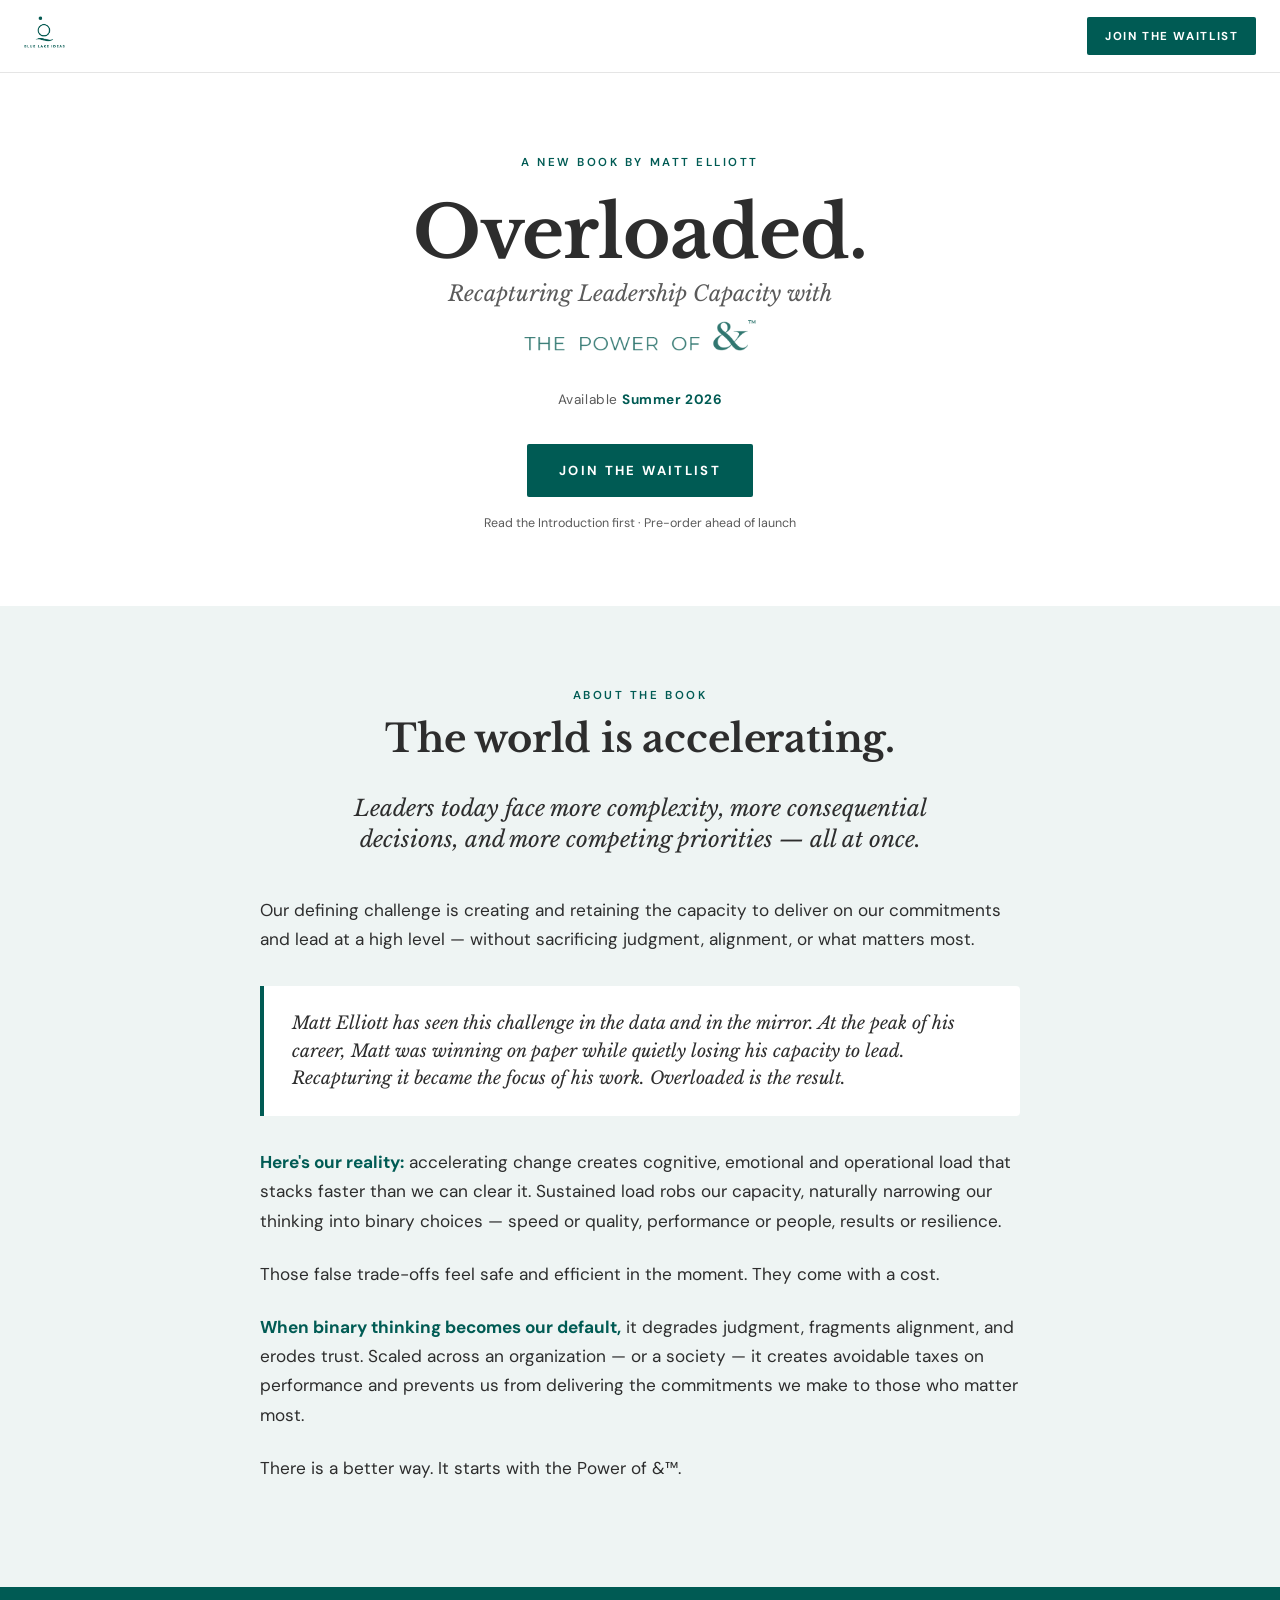
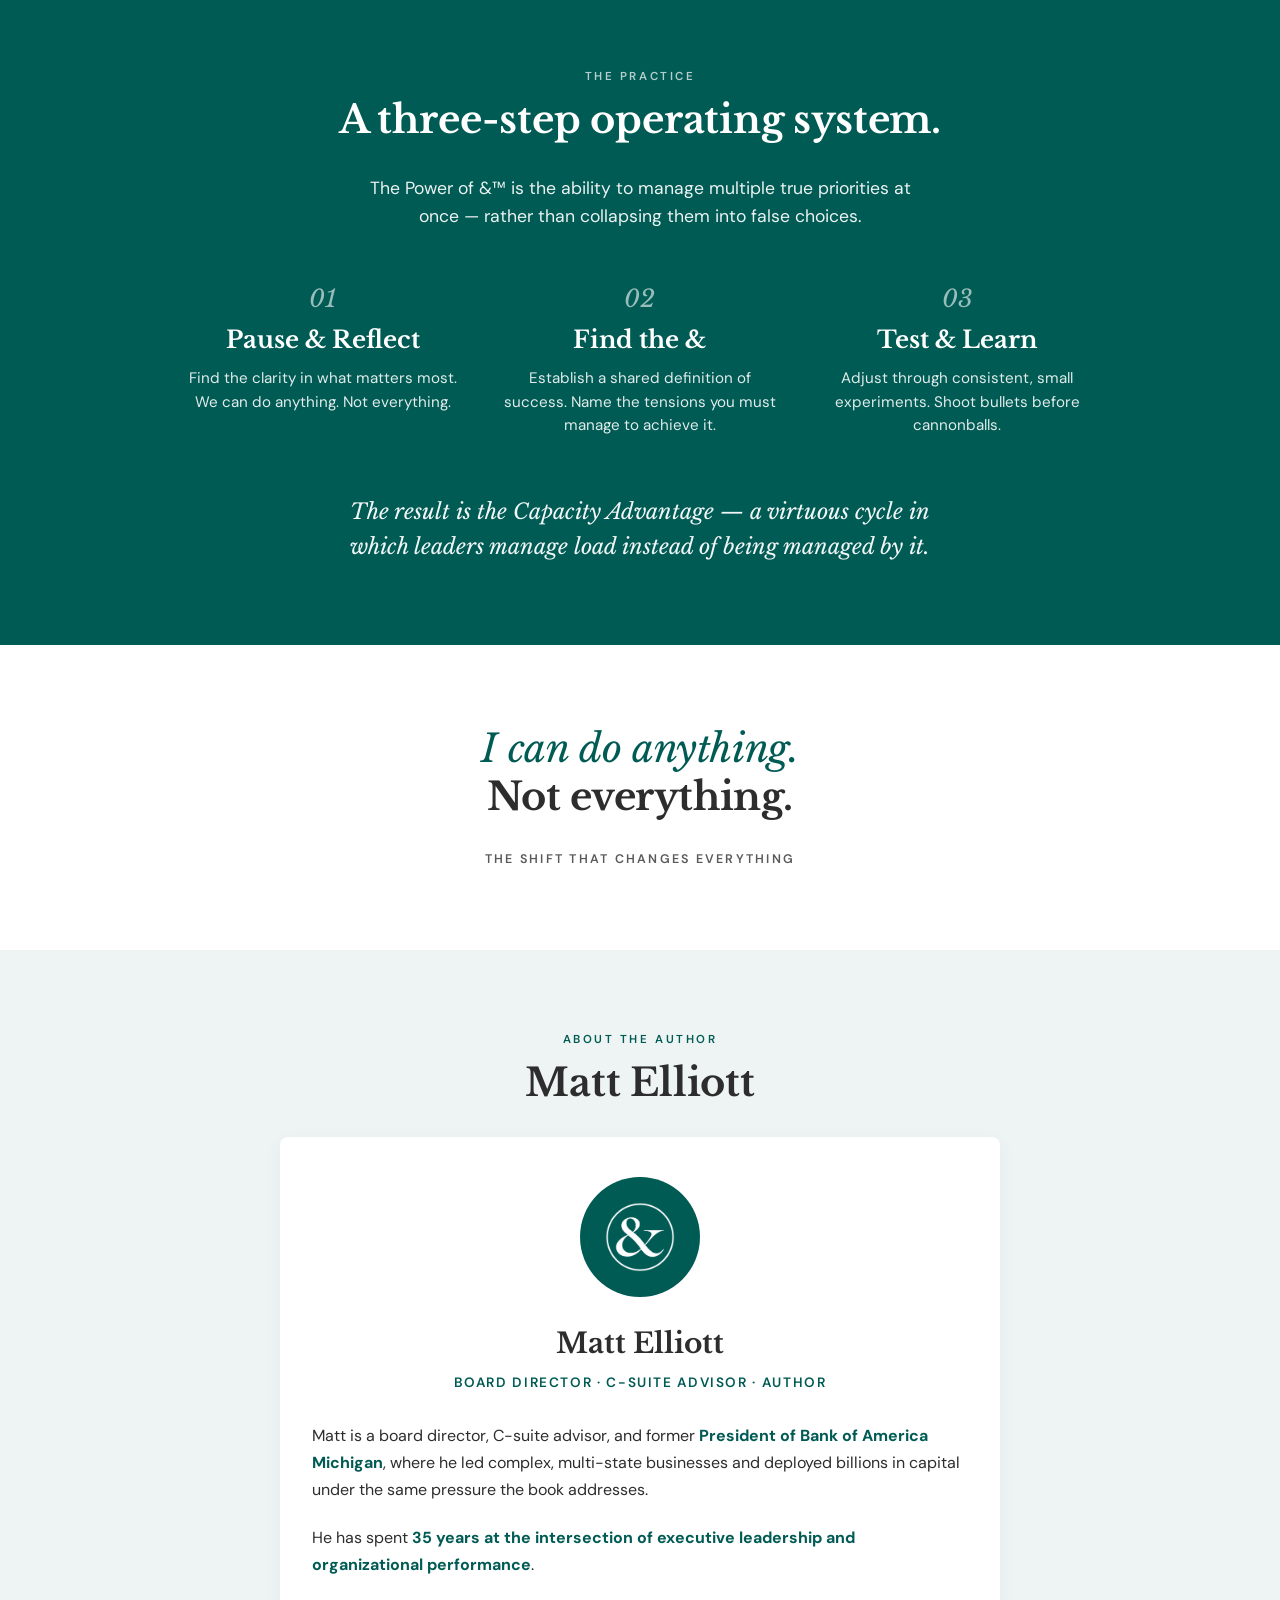
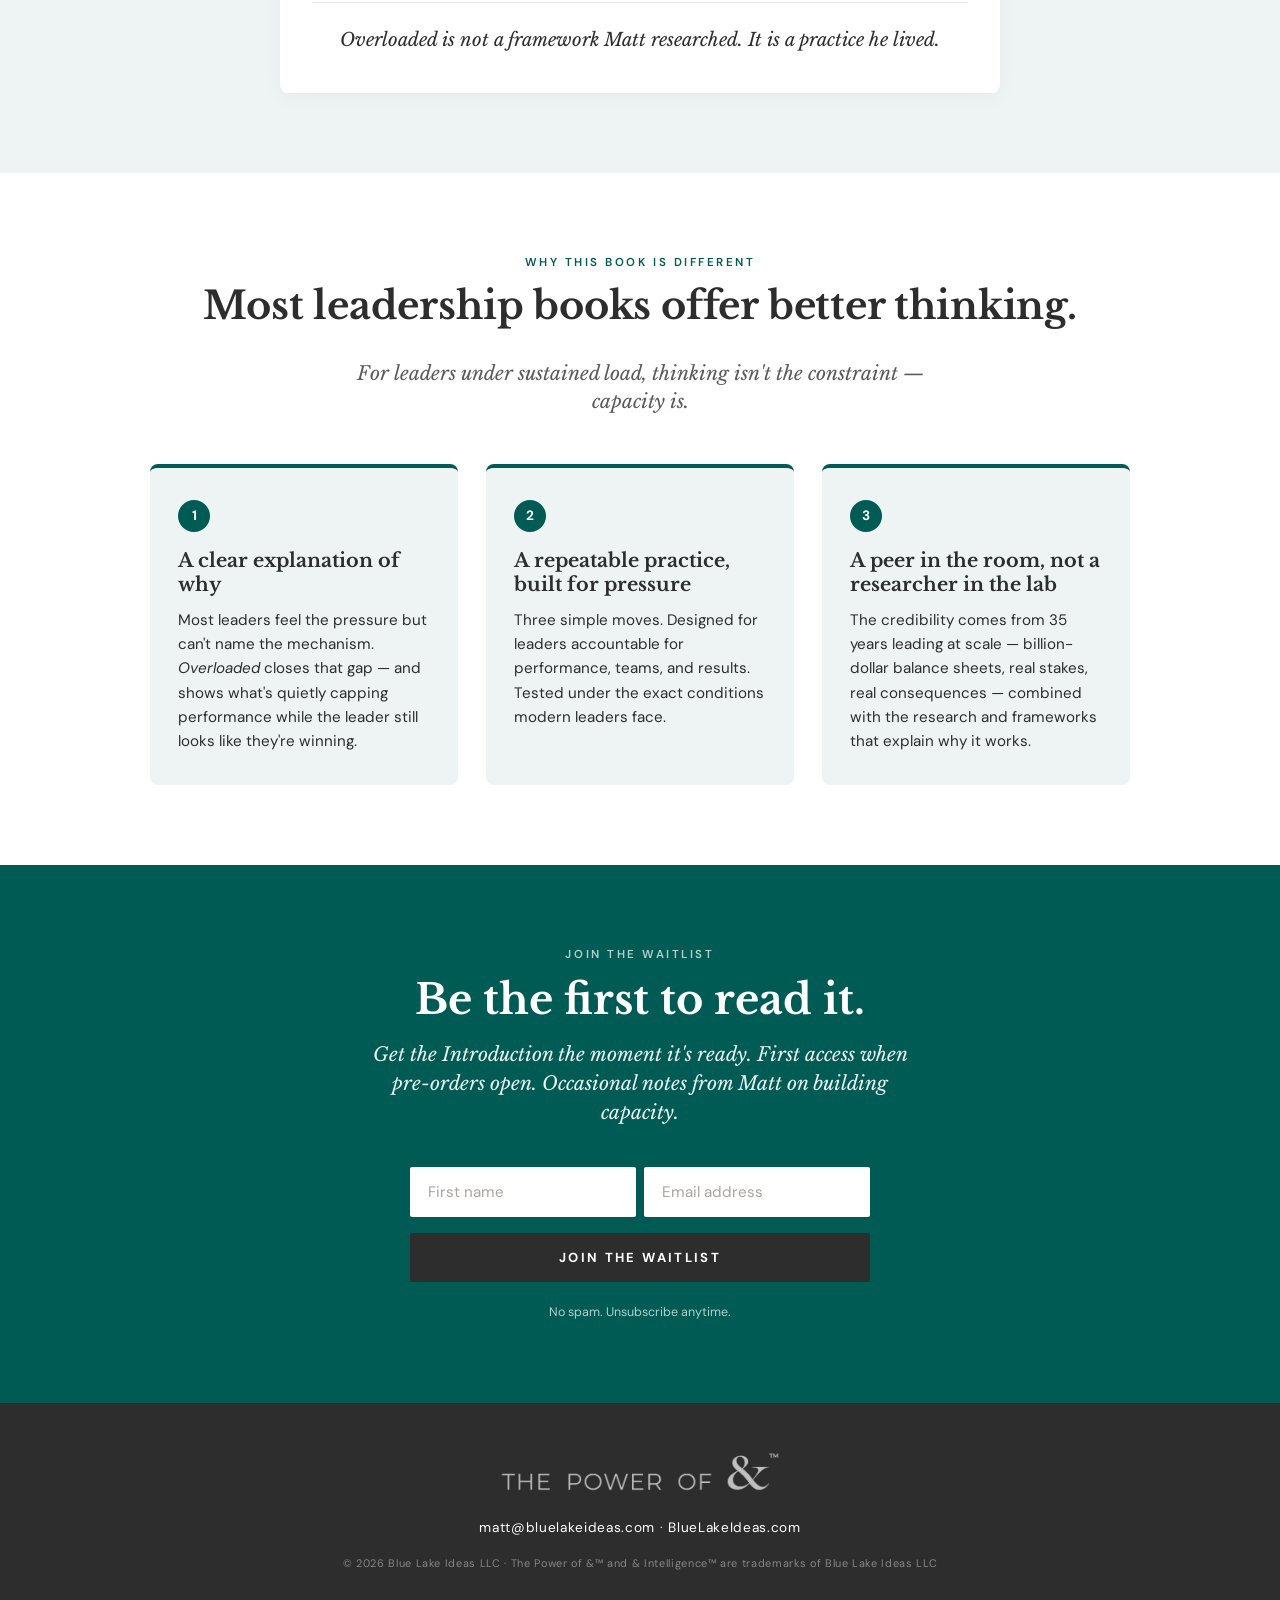
<file: book.html>
<!DOCTYPE html>
<html lang="en">
<head>
<meta charset="UTF-8">
<meta name="viewport" content="width=device-width, initial-scale=1.0">
<title>Overloaded: Recapturing Leadership Capacity with the Power of &amp;™ | Matt Elliott</title>
<meta name="description" content="Capacity is the defining leadership constraint of our time. Matt Elliott's new book teaches leaders the operating system to recapture it. Available Summer 2026.">
<meta property="og:title" content="Overloaded — Recapturing Leadership Capacity with the Power of &amp;™">
<meta property="og:description" content="A new book by Matt Elliott. Capacity is the defining leadership constraint of our time. Available Summer 2026.">
<meta property="og:type" content="book">
<link href="https://fonts.googleapis.com/css2?family=Libre+Baskerville:ital,wght@0,400;0,700;1,400&family=DM+Sans:wght@300;400;500;600;700&display=swap" rel="stylesheet">
<style>
  :root {
    --deep-blue-lake: #005B54;
    --deep-blue-lake-deep: #003D38;
    --kalkaska-mud: #EEF4F3;
    --warm-clay: #A66900;
    --ashes-brindle: #2D2D2D;
    --clarity-white: #FFFFFF;
    --text: #2D2D2D;
    --text-light: #5A5A5A;
    --border: #E5E5E5;
  }
  * { margin: 0; padding: 0; box-sizing: border-box; }
  html { scroll-behavior: smooth; }
  body {
    font-family: 'DM Sans', -apple-system, sans-serif;
    background: var(--clarity-white);
    color: var(--text);
    line-height: 1.65;
    -webkit-font-smoothing: antialiased;
    overflow-x: hidden;
  }
  ::selection { background: var(--deep-blue-lake); color: var(--clarity-white); }

  /* ─── Nav ─── */
  .nav {
    background: rgba(255,255,255,0.96);
    backdrop-filter: saturate(180%) blur(10px);
    padding: 1rem 1.5rem;
    border-bottom: 1px solid var(--border);
    display: flex;
    align-items: center;
    justify-content: space-between;
    position: sticky;
    top: 0;
    z-index: 100;
  }
  .nav img { height: 32px; width: auto; }
  .nav-cta {
    background: var(--deep-blue-lake);
    color: var(--clarity-white);
    padding: 0.6rem 1.1rem;
    font-size: 0.72rem;
    font-weight: 700;
    letter-spacing: 0.14em;
    text-transform: uppercase;
    text-decoration: none;
    border-radius: 2px;
    transition: background 0.2s;
  }
  .nav-cta:hover { background: var(--deep-blue-lake-deep); }

  /* ─── Hero ─── */
  .hero {
    padding: 5rem 1.5rem 4.5rem;
    text-align: center;
    background: var(--clarity-white);
    max-width: 920px;
    margin: 0 auto;
  }
  .hero .eyebrow {
    font-size: 0.72rem;
    letter-spacing: 0.22em;
    text-transform: uppercase;
    color: var(--deep-blue-lake);
    font-weight: 600;
    margin-bottom: 1.5rem;
  }
  .hero h1 {
    font-family: 'Libre Baskerville', serif;
    font-weight: 700;
    font-size: 4.5rem;
    color: var(--ashes-brindle);
    line-height: 1.02;
    margin-bottom: 0.6rem;
    letter-spacing: -0.015em;
  }
  .hero .subhead {
    font-family: 'Libre Baskerville', serif;
    font-style: italic;
    font-size: 1.35rem;
    color: var(--text-light);
    max-width: 580px;
    margin: 0 auto 0.5rem;
    line-height: 1.4;
  }
  .hero .subhead-logo { margin: 0.4rem auto 1.75rem; }
  .hero .subhead-logo img { height: 2.2rem; width: auto; max-width: 320px; }
  .hero .release {
    font-size: 0.85rem;
    color: var(--text-light);
    margin-bottom: 2rem;
    letter-spacing: 0.04em;
  }
  .hero .release strong { color: var(--deep-blue-lake); font-weight: 700; }
  .hero-cta {
    display: inline-block;
    background: var(--deep-blue-lake);
    color: var(--clarity-white);
    padding: 1rem 2rem;
    font-size: 0.82rem;
    font-weight: 700;
    letter-spacing: 0.18em;
    text-transform: uppercase;
    text-decoration: none;
    border-radius: 2px;
    transition: background 0.2s;
  }
  .hero-cta:hover { background: var(--deep-blue-lake-deep); }
  .hero .hero-fineprint {
    font-size: 0.78rem;
    color: var(--text-light);
    margin-top: 1rem;
  }

  /* ─── Section base ─── */
  section { padding: 5rem 1.5rem; }
  .section-inner { max-width: 760px; margin: 0 auto; }
  .section-inner.wide { max-width: 980px; }

  .section-label {
    font-size: 0.72rem;
    letter-spacing: 0.22em;
    text-transform: uppercase;
    color: var(--deep-blue-lake);
    font-weight: 600;
    margin-bottom: 0.75rem;
    text-align: center;
  }
  .section-title {
    font-family: 'Libre Baskerville', serif;
    font-size: 2.4rem;
    font-weight: 700;
    color: var(--ashes-brindle);
    line-height: 1.15;
    margin-bottom: 2rem;
    text-align: center;
    letter-spacing: -0.005em;
  }

  /* ─── About the Book ─── */
  .about-book { background: var(--kalkaska-mud); }
  .about-book .lead {
    font-family: 'Libre Baskerville', serif;
    font-style: italic;
    font-size: 1.4rem;
    color: var(--ashes-brindle);
    text-align: center;
    line-height: 1.4;
    max-width: 640px;
    margin: 0 auto 2.5rem;
  }
  .about-book p {
    font-size: 1.075rem;
    line-height: 1.7;
    margin-bottom: 1.5rem;
    color: var(--text);
  }
  .about-book p strong { color: var(--deep-blue-lake); font-weight: 700; }
  .about-book .matt-arc {
    background: var(--clarity-white);
    border-left: 4px solid var(--deep-blue-lake);
    padding: 1.5rem 1.75rem;
    margin: 2rem 0;
    font-family: 'Libre Baskerville', serif;
    font-style: italic;
    font-size: 1.1rem;
    line-height: 1.55;
    color: var(--ashes-brindle);
    border-radius: 0 4px 4px 0;
  }

  /* ─── Three Moves callout ─── */
  .three-moves {
    background: var(--deep-blue-lake);
    color: var(--clarity-white);
    padding: 5rem 1.5rem;
  }
  .three-moves .section-label { color: rgba(255,255,255,0.7); }
  .three-moves .section-title { color: var(--clarity-white); }
  .three-moves .intro {
    text-align: center;
    font-size: 1.1rem;
    max-width: 580px;
    margin: 0 auto 3rem;
    opacity: 0.92;
    line-height: 1.6;
  }
  .moves-grid {
    display: grid;
    grid-template-columns: repeat(3, 1fr);
    gap: 2rem;
    max-width: 920px;
    margin: 0 auto;
  }
  .move { text-align: center; }
  .move .num {
    font-family: 'Libre Baskerville', serif;
    font-style: italic;
    font-size: 1.5rem;
    color: rgba(255,255,255,0.6);
    margin-bottom: 0.5rem;
  }
  .move h3 {
    font-family: 'Libre Baskerville', serif;
    font-weight: 700;
    font-size: 1.5rem;
    color: var(--clarity-white);
    margin-bottom: 0.75rem;
    line-height: 1.2;
  }
  .move p {
    font-size: 0.95rem;
    line-height: 1.55;
    opacity: 0.88;
  }
  .three-moves .closer {
    text-align: center;
    margin-top: 3.5rem;
    font-family: 'Libre Baskerville', serif;
    font-style: italic;
    font-size: 1.35rem;
    color: var(--clarity-white);
    opacity: 0.95;
    max-width: 580px;
    margin-left: auto;
    margin-right: auto;
  }

  /* ─── Pull-quote ─── */
  .pullquote {
    background: var(--clarity-white);
    padding: 5rem 1.5rem;
    text-align: center;
  }
  .pullquote blockquote {
    font-family: 'Libre Baskerville', serif;
    font-size: 2.4rem;
    line-height: 1.25;
    color: var(--ashes-brindle);
    max-width: 720px;
    margin: 0 auto;
    font-weight: 700;
    letter-spacing: -0.01em;
  }
  .pullquote blockquote em {
    font-style: italic;
    color: var(--deep-blue-lake);
    font-weight: 400;
  }
  .pullquote .attribution {
    margin-top: 1.75rem;
    font-size: 0.78rem;
    letter-spacing: 0.18em;
    text-transform: uppercase;
    color: var(--text-light);
    font-weight: 600;
  }

  /* ─── About the Author ─── */
  .about-author { background: var(--kalkaska-mud); }
  .author-card {
    background: var(--clarity-white);
    padding: 2.5rem 2rem;
    border-radius: 8px;
    box-shadow: 0 4px 20px rgba(0,0,0,0.04);
    max-width: 720px;
    margin: 0 auto;
  }
  .author-card .photo-placeholder {
    width: 120px;
    height: 120px;
    border-radius: 50%;
    background: var(--deep-blue-lake);
    margin: 0 auto 1.5rem;
    display: flex;
    align-items: center;
    justify-content: center;
    overflow: hidden;
  }
  .author-card .photo-placeholder img { width: 70px; height: auto; }
  .author-card .name {
    font-family: 'Libre Baskerville', serif;
    font-size: 1.75rem;
    font-weight: 700;
    color: var(--ashes-brindle);
    text-align: center;
    margin-bottom: 0.3rem;
  }
  .author-card .title {
    text-align: center;
    font-size: 0.85rem;
    color: var(--deep-blue-lake);
    letter-spacing: 0.12em;
    text-transform: uppercase;
    font-weight: 600;
    margin-bottom: 1.75rem;
  }
  .author-card p {
    font-size: 1rem;
    line-height: 1.7;
    margin-bottom: 1.25rem;
  }
  .author-card p strong { color: var(--deep-blue-lake); font-weight: 700; }
  .author-card .pull-line {
    font-family: 'Libre Baskerville', serif;
    font-style: italic;
    font-size: 1.15rem;
    color: var(--ashes-brindle);
    text-align: center;
    margin-top: 1.5rem;
    padding-top: 1.5rem;
    border-top: 1px solid var(--border);
    line-height: 1.4;
  }

  /* ─── Why Different ─── */
  .why-different { background: var(--clarity-white); }
  .why-grid {
    display: grid;
    grid-template-columns: repeat(3, 1fr);
    gap: 1.75rem;
    margin-top: 1.5rem;
  }
  .why-card {
    background: var(--kalkaska-mud);
    padding: 2rem 1.75rem;
    border-radius: 8px;
    border-top: 4px solid var(--deep-blue-lake);
  }
  .why-card .badge {
    display: inline-block;
    background: var(--deep-blue-lake);
    color: var(--clarity-white);
    width: 32px;
    height: 32px;
    border-radius: 50%;
    text-align: center;
    line-height: 32px;
    font-size: 0.85rem;
    font-weight: 700;
    margin-bottom: 1rem;
  }
  .why-card h3 {
    font-family: 'Libre Baskerville', serif;
    font-weight: 700;
    font-size: 1.2rem;
    color: var(--ashes-brindle);
    margin-bottom: 0.75rem;
    line-height: 1.25;
  }
  .why-card p {
    font-size: 0.95rem;
    line-height: 1.6;
    color: var(--text);
  }

  /* ─── Final CTA / waitlist ─── */
  .final-cta {
    background: var(--deep-blue-lake);
    color: var(--clarity-white);
    padding: 5rem 1.5rem;
    text-align: center;
  }
  .final-cta .section-label { color: rgba(255,255,255,0.7); }
  .final-cta h2 {
    font-family: 'Libre Baskerville', serif;
    font-size: 2.6rem;
    font-weight: 700;
    color: var(--clarity-white);
    margin-bottom: 1rem;
    line-height: 1.15;
  }
  .final-cta .sub {
    font-family: 'Libre Baskerville', serif;
    font-style: italic;
    font-size: 1.2rem;
    color: rgba(255,255,255,0.92);
    max-width: 540px;
    margin: 0 auto 2.5rem;
    line-height: 1.5;
  }
  .waitlist-form { max-width: 460px; margin: 0 auto; }
  .waitlist-form .row {
    display: flex;
    gap: 0.5rem;
    margin-bottom: 1rem;
  }
  .waitlist-form input {
    flex: 1;
    min-width: 0;
    padding: 0.95rem 1.1rem;
    border: none;
    background: var(--clarity-white);
    font-family: inherit;
    font-size: 0.95rem;
    color: var(--text);
    border-radius: 2px;
  }
  .waitlist-form input::placeholder { color: #a8a5a0; }
  .waitlist-form button {
    width: 100%;
    background: var(--ashes-brindle);
    color: var(--clarity-white);
    padding: 1rem 1.5rem;
    border: none;
    font-family: inherit;
    font-size: 0.82rem;
    font-weight: 700;
    letter-spacing: 0.18em;
    text-transform: uppercase;
    cursor: pointer;
    border-radius: 2px;
    transition: background 0.2s;
  }
  .waitlist-form button:hover { background: #000; }
  .final-cta .fineprint {
    font-size: 0.78rem;
    color: rgba(255,255,255,0.7);
    margin-top: 1.25rem;
  }

  /* ─── Footer ─── */
  footer {
    background: var(--ashes-brindle);
    color: rgba(255,255,255,0.85);
    padding: 3rem 1.5rem 2rem;
    text-align: center;
  }
  footer img { height: 42px; width: auto; margin-bottom: 1rem; opacity: 0.85; }
  footer .contact {
    font-size: 0.85rem;
    margin-bottom: 1rem;
    letter-spacing: 0.05em;
  }
  footer .contact a { color: var(--clarity-white); text-decoration: none; }
  footer .contact a:hover { text-decoration: underline; }
  footer .tm {
    font-size: 0.68rem;
    opacity: 0.5;
    margin-top: 1rem;
    letter-spacing: 0.06em;
  }

  /* ─── Mobile ─── */
  @media (max-width: 740px) {
    .hero { padding: 3.5rem 1.25rem 3rem; }
    .hero h1 { font-size: 3rem; }
    .hero .subhead { font-size: 1.1rem; }
    .section-title { font-size: 1.8rem; }
    .moves-grid { grid-template-columns: 1fr; gap: 2.5rem; }
    .why-grid { grid-template-columns: 1fr; }
    .pullquote blockquote { font-size: 1.6rem; }
    .final-cta h2 { font-size: 1.9rem; }
    section { padding: 3.5rem 1.25rem; }
    .three-moves { padding: 3.5rem 1.25rem; }
    .about-book p { font-size: 1rem; }
    .about-book .lead { font-size: 1.15rem; }
    .waitlist-form .row { flex-direction: column; }
  }
  @media (max-width: 420px) {
    .nav { padding: 0.85rem 1rem; }
    .nav-cta { padding: 0.5rem 0.85rem; font-size: 0.65rem; letter-spacing: 0.1em; }
    .hero h1 { font-size: 2.5rem; }
  }
</style>
</head>
<body>

<nav class="nav">
  <a href="https://bluelakeideas.com"><img src="[data-uri]" alt="Blue Lake Ideas"></a>
  <a href="#waitlist" class="nav-cta">Join the Waitlist</a>
</nav>

<section class="hero">
  <div class="eyebrow">A New Book by Matt Elliott</div>
  <h1>Overloaded.</h1>
  <div class="subhead">Recapturing Leadership Capacity with</div>
  <div class="subhead-logo"><img src="[data-uri]" alt="The Power of &amp;"></div>
  <div class="release">Available <strong>Summer 2026</strong></div>
  <a href="#waitlist" class="hero-cta">Join the Waitlist</a>
  <div class="hero-fineprint">Read the Introduction first · Pre-order ahead of launch</div>
</section>

<section class="about-book">
  <div class="section-inner">
    <div class="section-label">About the Book</div>
    <h2 class="section-title">The world is accelerating.</h2>

    <div class="lead">
      Leaders today face more complexity, more consequential decisions, and more competing priorities — all at once.
    </div>

    <p>Our defining challenge is creating and retaining the capacity to deliver on our commitments and lead at a high level — without sacrificing judgment, alignment, or what matters most.</p>

    <div class="matt-arc">
      Matt Elliott has seen this challenge in the data and in the mirror. At the peak of his career, Matt was winning on paper while quietly losing his capacity to lead. Recapturing it became the focus of his work. <em>Overloaded</em> is the result.
    </div>

    <p><strong>Here's our reality:</strong> accelerating change creates cognitive, emotional and operational load that stacks faster than we can clear it. Sustained load robs our capacity, naturally narrowing our thinking into binary choices — speed or quality, performance or people, results or resilience.</p>

    <p>Those false trade-offs feel safe and efficient in the moment. They come with a cost.</p>

    <p><strong>When binary thinking becomes our default,</strong> it degrades judgment, fragments alignment, and erodes trust. Scaled across an organization — or a society — it creates avoidable taxes on performance and prevents us from delivering the commitments we make to those who matter most.</p>

    <p>There is a better way. It starts with the Power of &amp;&trade;.</p>
  </div>
</section>

<section class="three-moves">
  <div class="section-inner wide">
    <div class="section-label">The Practice</div>
    <h2 class="section-title">A three-step operating system.</h2>
    <p class="intro">The Power of &amp;&trade; is the ability to manage multiple true priorities at once — rather than collapsing them into false choices.</p>

    <div class="moves-grid">
      <div class="move">
        <div class="num">01</div>
        <h3>Pause &amp; Reflect</h3>
        <p>Find the clarity in what matters most. We can do anything. Not everything.</p>
      </div>
      <div class="move">
        <div class="num">02</div>
        <h3>Find the &amp;</h3>
        <p>Establish a shared definition of success. Name the tensions you must manage to achieve it.</p>
      </div>
      <div class="move">
        <div class="num">03</div>
        <h3>Test &amp; Learn</h3>
        <p>Adjust through consistent, small experiments. Shoot bullets before cannonballs.</p>
      </div>
    </div>

    <div class="closer">
      The result is the Capacity Advantage — a virtuous cycle in which leaders manage load instead of being managed by it.
    </div>
  </div>
</section>

<section class="pullquote">
  <div class="section-inner">
    <blockquote>
      <em>I can do anything.</em><br>
      Not everything.
    </blockquote>
    <div class="attribution">The shift that changes everything</div>
  </div>
</section>

<section class="about-author">
  <div class="section-inner">
    <div class="section-label">About the Author</div>
    <h2 class="section-title">Matt Elliott</h2>

    <div class="author-card">
      <div class="photo-placeholder"><img src="[data-uri]" alt="&amp;"></div>
      <div class="name">Matt Elliott</div>
      <div class="title">Board Director · C-Suite Advisor · Author</div>

      <p>Matt is a board director, C-suite advisor, and former <strong>President of Bank of America Michigan</strong>, where he led complex, multi-state businesses and deployed billions in capital under the same pressure the book addresses.</p>

      <p>He has spent <strong>35 years at the intersection of executive leadership and organizational performance</strong>.</p>

      <div class="pull-line">
        <em>Overloaded</em> is not a framework Matt researched. It is a practice he lived.
      </div>
    </div>
  </div>
</section>

<section class="why-different">
  <div class="section-inner wide">
    <div class="section-label">Why this book is different</div>
    <h2 class="section-title">Most leadership books offer better thinking.</h2>
    <p style="text-align:center;font-family:'Libre Baskerville',serif;font-style:italic;font-size:1.2rem;color:var(--text-light);max-width:620px;margin:0 auto 3rem;line-height:1.45;">For leaders under sustained load, thinking isn't the constraint — capacity is.</p>

    <div class="why-grid">
      <div class="why-card">
        <div class="badge">1</div>
        <h3>A clear explanation of why</h3>
        <p>Most leaders feel the pressure but can't name the mechanism. <em>Overloaded</em> closes that gap — and shows what's quietly capping performance while the leader still looks like they're winning.</p>
      </div>
      <div class="why-card">
        <div class="badge">2</div>
        <h3>A repeatable practice, built for pressure</h3>
        <p>Three simple moves. Designed for leaders accountable for performance, teams, and results. Tested under the exact conditions modern leaders face.</p>
      </div>
      <div class="why-card">
        <div class="badge">3</div>
        <h3>A peer in the room, not a researcher in the lab</h3>
        <p>The credibility comes from 35 years leading at scale — billion-dollar balance sheets, real stakes, real consequences — combined with the research and frameworks that explain why it works.</p>
      </div>
    </div>
  </div>
</section>

<section class="final-cta" id="waitlist">
  <div class="section-inner">
    <div class="section-label">Join the Waitlist</div>
    <h2>Be the first to read it.</h2>
    <p class="sub">Get the Introduction the moment it's ready. First access when pre-orders open. Occasional notes from Matt on building capacity.</p>

    <div class="waitlist-form">
      <div class="row">
        <input type="text" placeholder="First name">
        <input type="email" placeholder="Email address">
      </div>
      <button>Join the Waitlist</button>
      <div class="fineprint">No spam. Unsubscribe anytime.</div>
    </div>
  </div>
</section>

<footer>
  <img src="[data-uri]" alt="The Power of &amp;">
  <div class="contact">
    <a href="mailto:matt@bluelakeideas.com">matt@bluelakeideas.com</a> · <a href="https://bluelakeideas.com">BlueLakeIdeas.com</a>
  </div>
  <div class="tm">© 2026 Blue Lake Ideas LLC · The Power of &amp;&trade; and &amp; Intelligence&trade; are trademarks of Blue Lake Ideas LLC</div>
</footer>

</body>
</html>
</file>
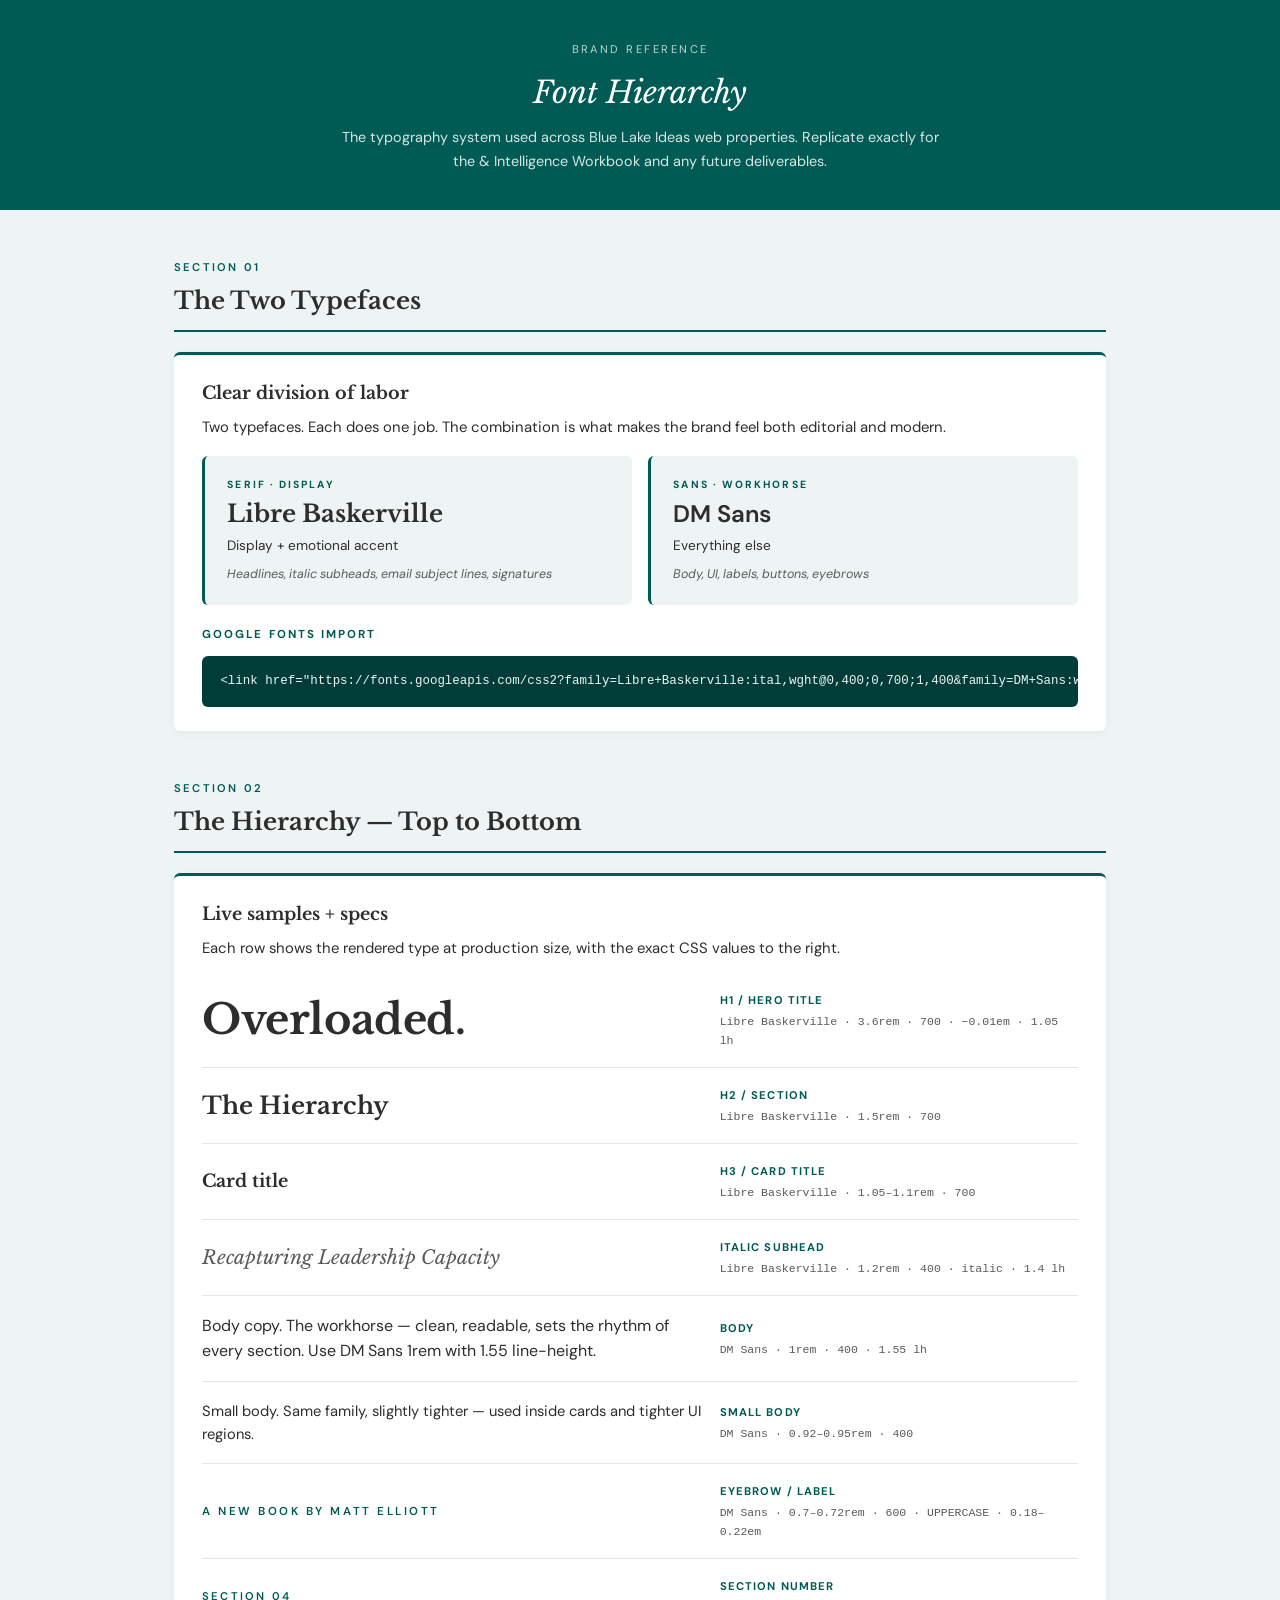
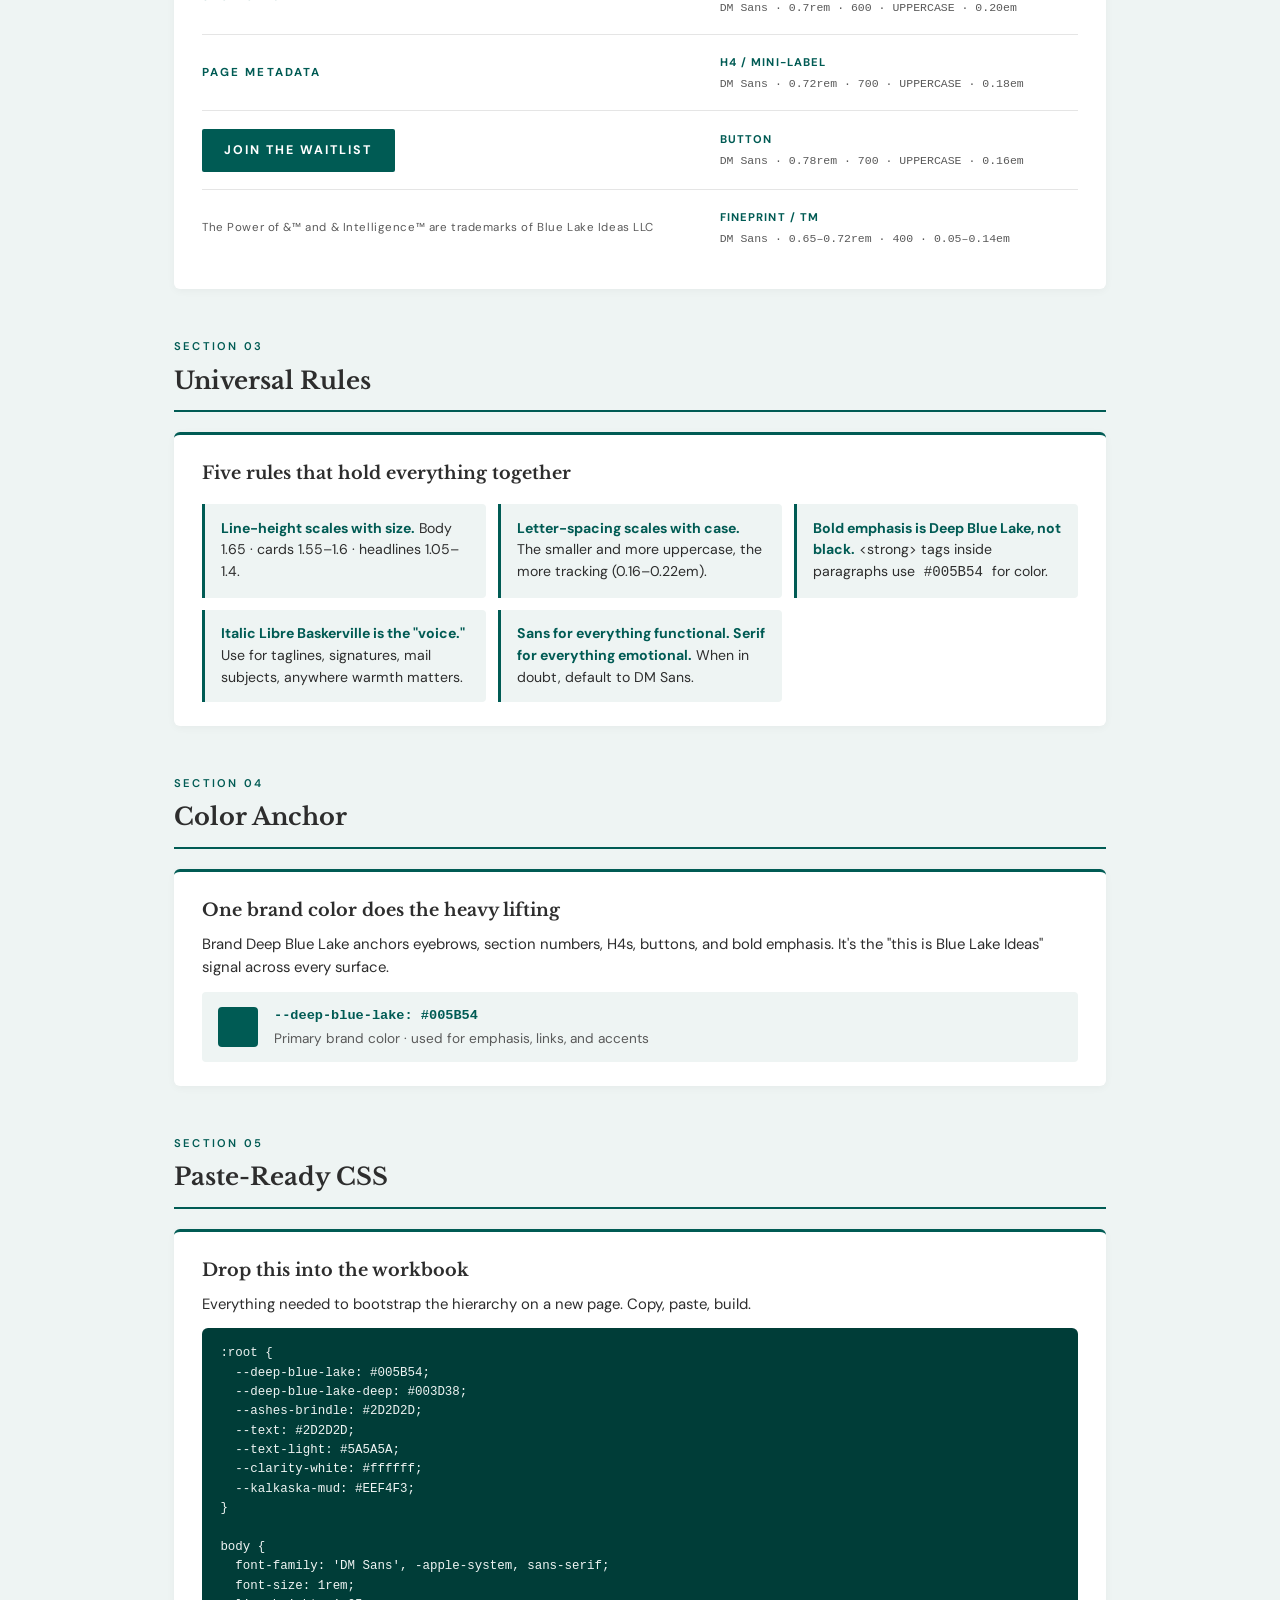
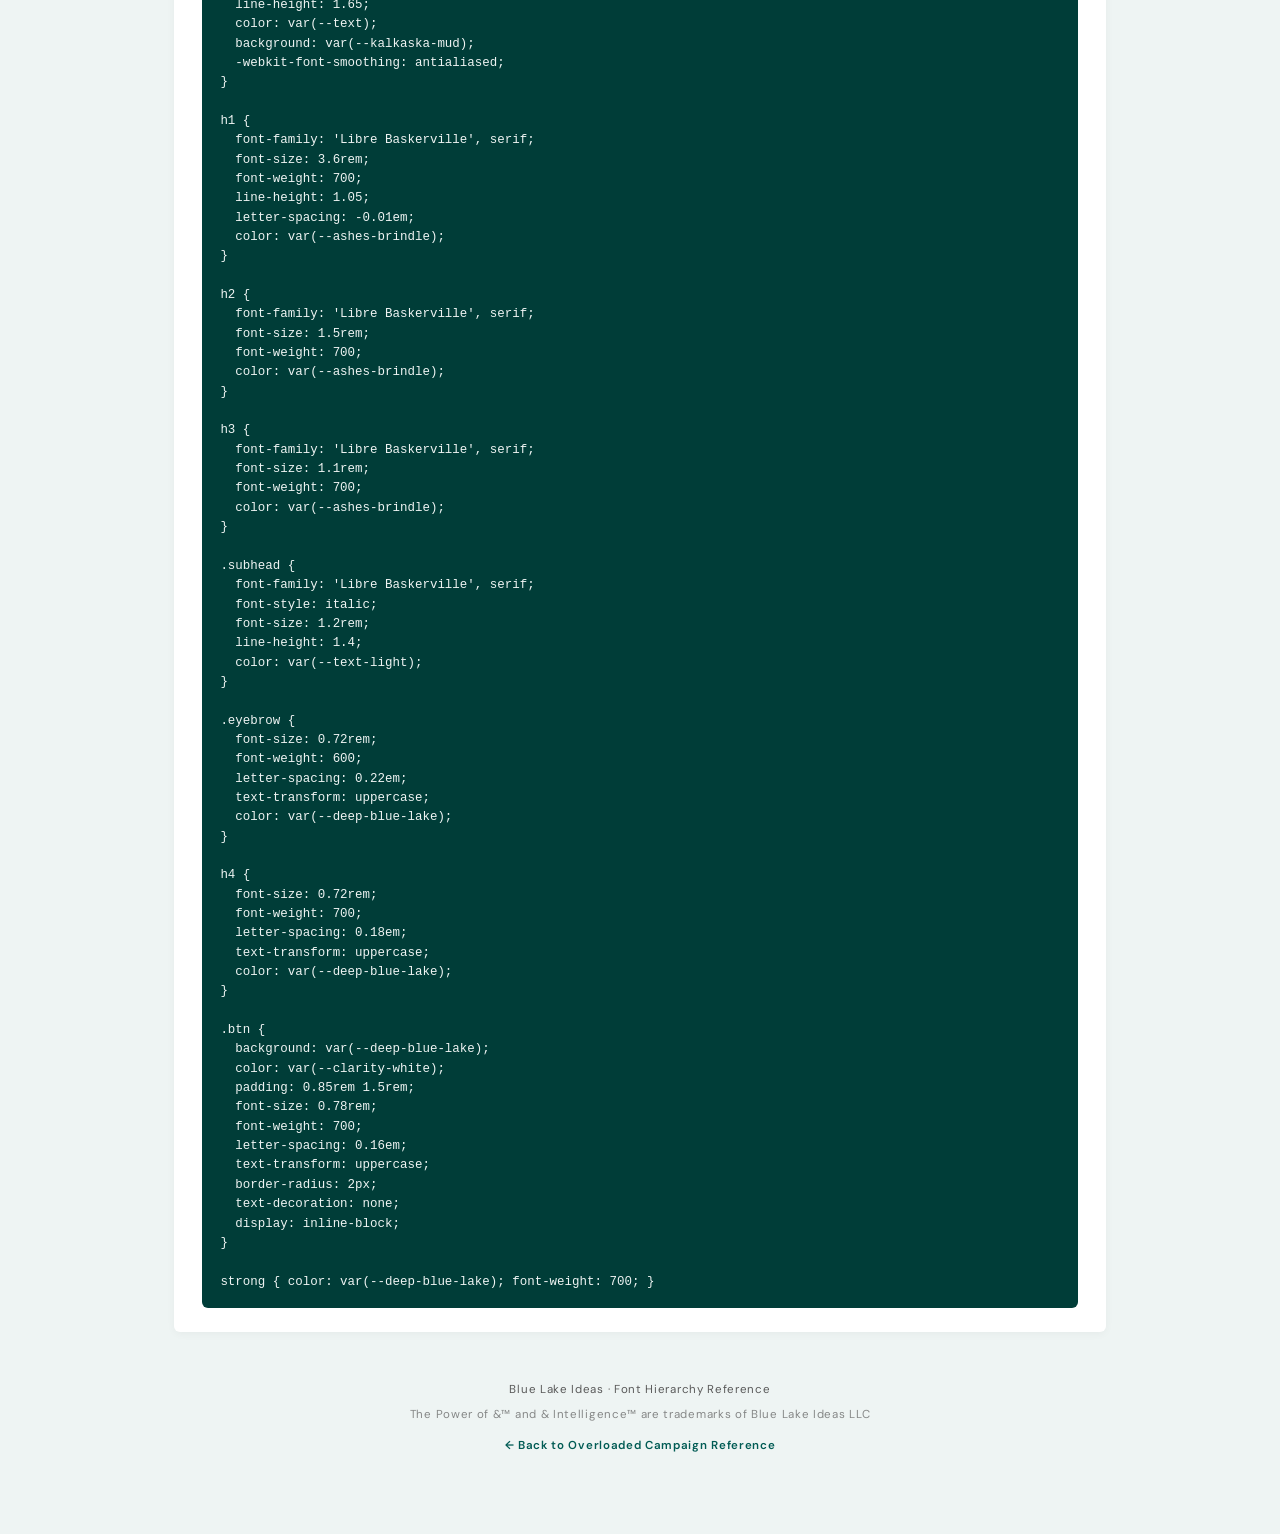
<file: font-hierarchy.html>
<!DOCTYPE html>
<html lang="en">
<head>
<meta charset="UTF-8">
<meta name="viewport" content="width=device-width, initial-scale=1.0">
<title>Font Hierarchy Reference | Blue Lake Ideas</title>
<link href="https://fonts.googleapis.com/css2?family=Libre+Baskerville:ital,wght@0,400;0,700;1,400&family=DM+Sans:wght@300;400;500;600;700&display=swap" rel="stylesheet">
<style>
  :root {
    --deep-blue-lake: #005B54;
    --deep-blue-lake-deep: #003D38;
    --ashes-brindle: #2D2D2D;
    --text: #2D2D2D;
    --text-light: #5A5A5A;
    --clarity-white: #ffffff;
    --kalkaska-mud: #EEF4F3;
    --border: #E5E5E5;
  }
  * { margin: 0; padding: 0; box-sizing: border-box; }
  body {
    font-family: 'DM Sans', -apple-system, sans-serif;
    background: var(--kalkaska-mud);
    color: var(--text);
    line-height: 1.65;
    -webkit-font-smoothing: antialiased;
  }
  ::selection { background: var(--deep-blue-lake); color: var(--clarity-white); }

  .doc-header {
    background: var(--deep-blue-lake);
    color: var(--clarity-white);
    padding: 2.5rem 2rem 2.25rem;
    text-align: center;
  }
  .doc-header .eyebrow {
    font-size: 0.7rem;
    letter-spacing: 0.22em;
    text-transform: uppercase;
    opacity: 0.75;
    margin-bottom: 0.6rem;
  }
  .doc-header h1 {
    font-family: 'Libre Baskerville', serif;
    font-style: italic;
    font-size: 1.9rem;
    font-weight: 400;
    margin-bottom: 0.5rem;
  }
  .doc-header p {
    font-size: 0.9rem;
    opacity: 0.85;
    max-width: 620px;
    margin: 0 auto;
  }

  .container {
    max-width: 980px;
    margin: 0 auto;
    padding: 3rem 1.5rem 5rem;
  }

  .section-header {
    margin: 3rem 0 1.25rem;
    border-bottom: 2px solid var(--deep-blue-lake);
    padding-bottom: 0.6rem;
  }
  .section-header:first-of-type { margin-top: 0; }
  .section-header .num {
    font-size: 0.7rem;
    letter-spacing: 0.2em;
    text-transform: uppercase;
    color: var(--deep-blue-lake);
    font-weight: 600;
  }
  .section-header h2 {
    font-family: 'Libre Baskerville', serif;
    font-size: 1.5rem;
    font-weight: 700;
    color: var(--ashes-brindle);
    margin-top: 0.3rem;
  }

  .card {
    background: var(--clarity-white);
    border-radius: 6px;
    padding: 1.5rem 1.75rem;
    margin-top: 1.25rem;
    box-shadow: 0 2px 8px rgba(0,0,0,0.04);
    border-top: 3px solid var(--deep-blue-lake);
  }
  .card h3 {
    font-family: 'Libre Baskerville', serif;
    font-weight: 700;
    font-size: 1.1rem;
    color: var(--ashes-brindle);
    margin-bottom: 0.5rem;
  }
  .card p {
    font-size: 0.93rem;
    line-height: 1.6;
    margin-bottom: 0.75rem;
  }
  .card strong { color: var(--deep-blue-lake); font-weight: 700; }

  /* Typeface comparison */
  .typeface-grid {
    display: grid;
    grid-template-columns: 1fr 1fr;
    gap: 1rem;
    margin-top: 1rem;
  }
  .typeface-card {
    background: var(--kalkaska-mud);
    border-radius: 6px;
    padding: 1.25rem 1.4rem;
    border-left: 3px solid var(--deep-blue-lake);
  }
  .typeface-card .label {
    font-size: 0.65rem;
    letter-spacing: 0.2em;
    text-transform: uppercase;
    color: var(--deep-blue-lake);
    font-weight: 700;
    margin-bottom: 0.5rem;
  }
  .typeface-card .name {
    font-size: 1.5rem;
    color: var(--ashes-brindle);
    margin-bottom: 0.5rem;
    line-height: 1.1;
  }
  .typeface-card.serif .name {
    font-family: 'Libre Baskerville', serif;
    font-weight: 700;
  }
  .typeface-card.sans .name {
    font-family: 'DM Sans', sans-serif;
    font-weight: 600;
  }
  .typeface-card .job {
    font-size: 0.85rem;
    color: var(--text);
    line-height: 1.5;
  }
  .typeface-card .where {
    font-size: 0.78rem;
    color: var(--text-light);
    margin-top: 0.5rem;
    font-style: italic;
  }

  /* Code block */
  pre.code {
    background: var(--deep-blue-lake-deep);
    color: var(--kalkaska-mud);
    padding: 1rem 1.15rem;
    border-radius: 6px;
    font-family: 'SF Mono', Menlo, monospace;
    font-size: 0.78rem;
    line-height: 1.55;
    overflow-x: auto;
    margin-top: 0.75rem;
  }

  /* Hierarchy table */
  .hier-row {
    display: grid;
    grid-template-columns: minmax(180px, 1.4fr) minmax(160px, 1fr);
    gap: 1rem;
    align-items: center;
    padding: 1.1rem 0;
    border-bottom: 1px solid var(--border);
  }
  .hier-row:last-child { border-bottom: none; }
  .hier-row .sample { min-width: 0; overflow-wrap: anywhere; }
  .hier-row .specs {
    font-family: 'SF Mono', Menlo, monospace;
    font-size: 0.72rem;
    color: var(--text-light);
    line-height: 1.65;
  }
  .hier-row .specs strong {
    color: var(--deep-blue-lake);
    font-family: 'DM Sans', sans-serif;
    font-weight: 700;
    font-size: 0.7rem;
    text-transform: uppercase;
    letter-spacing: 0.1em;
    display: block;
    margin-bottom: 0.15rem;
  }

  /* Live samples — all sized down a bit on small screens */
  .s-h1 {
    font-family: 'Libre Baskerville', serif;
    font-weight: 700;
    font-size: 2.6rem;
    color: var(--ashes-brindle);
    line-height: 1.05;
    letter-spacing: -0.01em;
  }
  .s-h2 {
    font-family: 'Libre Baskerville', serif;
    font-weight: 700;
    font-size: 1.5rem;
    color: var(--ashes-brindle);
  }
  .s-h3 {
    font-family: 'Libre Baskerville', serif;
    font-weight: 700;
    font-size: 1.1rem;
    color: var(--ashes-brindle);
  }
  .s-subhead {
    font-family: 'Libre Baskerville', serif;
    font-style: italic;
    font-size: 1.2rem;
    color: var(--text-light);
  }
  .s-body { font-size: 1rem; line-height: 1.55; color: var(--text); }
  .s-small { font-size: 0.92rem; line-height: 1.55; color: var(--text); }
  .s-eyebrow {
    font-size: 0.72rem;
    font-weight: 600;
    letter-spacing: 0.22em;
    text-transform: uppercase;
    color: var(--deep-blue-lake);
  }
  .s-sec-num {
    font-size: 0.7rem;
    font-weight: 600;
    letter-spacing: 0.2em;
    text-transform: uppercase;
    color: var(--deep-blue-lake);
  }
  .s-h4 {
    font-size: 0.72rem;
    font-weight: 700;
    letter-spacing: 0.18em;
    text-transform: uppercase;
    color: var(--deep-blue-lake);
  }
  .s-button {
    display: inline-block;
    background: var(--deep-blue-lake);
    color: var(--clarity-white);
    padding: 0.7rem 1.4rem;
    font-size: 0.78rem;
    font-weight: 700;
    letter-spacing: 0.16em;
    text-transform: uppercase;
    border-radius: 2px;
  }
  .s-fine { font-size: 0.72rem; color: var(--text-light); letter-spacing: 0.05em; }

  /* Rules grid */
  .rules-grid {
    display: grid;
    grid-template-columns: repeat(auto-fit, minmax(220px, 1fr));
    gap: 0.75rem;
    margin-top: 1rem;
  }
  .rule {
    background: var(--kalkaska-mud);
    border-left: 3px solid var(--deep-blue-lake);
    padding: 0.85rem 1rem;
    border-radius: 0 4px 4px 0;
    font-size: 0.88rem;
    line-height: 1.55;
  }
  .rule strong { color: var(--deep-blue-lake); font-weight: 700; }

  /* Color swatch */
  .color-row {
    display: flex;
    align-items: center;
    gap: 1rem;
    margin-top: 0.75rem;
    padding: 0.75rem 1rem;
    background: var(--kalkaska-mud);
    border-radius: 4px;
  }
  .swatch-square {
    width: 40px;
    height: 40px;
    background: var(--deep-blue-lake);
    border-radius: 4px;
    flex-shrink: 0;
  }
  .color-row .info { font-size: 0.85rem; }
  .color-row .info strong { color: var(--deep-blue-lake); font-family: 'SF Mono', Menlo, monospace; }

  .doc-footer {
    text-align: center;
    padding: 3rem 1.5rem 0;
    font-size: 0.72rem;
    color: var(--text-light);
    letter-spacing: 0.06em;
  }
  .doc-footer .tm { margin-top: 0.4rem; opacity: 0.7; }
  .doc-footer a { color: var(--deep-blue-lake); text-decoration: none; font-weight: 600; }
  .doc-footer a:hover { text-decoration: underline; }

  @media (max-width: 640px) {
    .typeface-grid { grid-template-columns: 1fr; }
    .hier-row { grid-template-columns: 1fr; gap: 0.5rem; }
    .s-h1 { font-size: 2rem; }
  }
</style>
</head>
<body>

<div class="doc-header">
  <div class="eyebrow">Brand Reference</div>
  <h1>Font Hierarchy</h1>
  <p>The typography system used across Blue Lake Ideas web properties. Replicate exactly for the &amp; Intelligence Workbook and any future deliverables.</p>
</div>

<div class="container">

  <!-- ═══ 1. THE TWO TYPEFACES ═══ -->
  <div class="section-header">
    <div class="num">Section 01</div>
    <h2>The Two Typefaces</h2>
  </div>

  <div class="card">
    <h3>Clear division of labor</h3>
    <p>Two typefaces. Each does one job. The combination is what makes the brand feel both editorial and modern.</p>

    <div class="typeface-grid">
      <div class="typeface-card serif">
        <div class="label">Serif · Display</div>
        <div class="name">Libre Baskerville</div>
        <div class="job">Display + emotional accent</div>
        <div class="where">Headlines, italic subheads, email subject lines, signatures</div>
      </div>
      <div class="typeface-card sans">
        <div class="label">Sans · Workhorse</div>
        <div class="name">DM Sans</div>
        <div class="job">Everything else</div>
        <div class="where">Body, UI, labels, buttons, eyebrows</div>
      </div>
    </div>

    <h4 style="margin-top:1.25rem;font-size:0.72rem;letter-spacing:0.18em;text-transform:uppercase;color:var(--deep-blue-lake);font-weight:700;">Google Fonts import</h4>
    <pre class="code">&lt;link href="https://fonts.googleapis.com/css2?family=Libre+Baskerville:ital,wght@0,400;0,700;1,400&amp;family=DM+Sans:wght@300;400;500;600;700&amp;display=swap" rel="stylesheet"&gt;</pre>
  </div>

  <!-- ═══ 2. HIERARCHY ═══ -->
  <div class="section-header">
    <div class="num">Section 02</div>
    <h2>The Hierarchy — Top to Bottom</h2>
  </div>

  <div class="card">
    <h3>Live samples + specs</h3>
    <p>Each row shows the rendered type at production size, with the exact CSS values to the right.</p>

    <div class="hier-row">
      <div class="sample s-h1">Overloaded.</div>
      <div class="specs"><strong>H1 / Hero title</strong>
Libre Baskerville · 3.6rem · 700 · −0.01em · 1.05 lh</div>
    </div>

    <div class="hier-row">
      <div class="sample s-h2">The Hierarchy</div>
      <div class="specs"><strong>H2 / Section</strong>
Libre Baskerville · 1.5rem · 700</div>
    </div>

    <div class="hier-row">
      <div class="sample s-h3">Card title</div>
      <div class="specs"><strong>H3 / Card title</strong>
Libre Baskerville · 1.05–1.1rem · 700</div>
    </div>

    <div class="hier-row">
      <div class="sample s-subhead">Recapturing Leadership Capacity</div>
      <div class="specs"><strong>Italic subhead</strong>
Libre Baskerville · 1.2rem · 400 · italic · 1.4 lh</div>
    </div>

    <div class="hier-row">
      <div class="sample s-body">Body copy. The workhorse — clean, readable, sets the rhythm of every section. Use DM Sans 1rem with 1.55 line-height.</div>
      <div class="specs"><strong>Body</strong>
DM Sans · 1rem · 400 · 1.55 lh</div>
    </div>

    <div class="hier-row">
      <div class="sample s-small">Small body. Same family, slightly tighter — used inside cards and tighter UI regions.</div>
      <div class="specs"><strong>Small body</strong>
DM Sans · 0.92–0.95rem · 400</div>
    </div>

    <div class="hier-row">
      <div class="sample s-eyebrow">A New Book by Matt Elliott</div>
      <div class="specs"><strong>Eyebrow / label</strong>
DM Sans · 0.7–0.72rem · 600 · UPPERCASE · 0.18–0.22em</div>
    </div>

    <div class="hier-row">
      <div class="sample s-sec-num">Section 04</div>
      <div class="specs"><strong>Section number</strong>
DM Sans · 0.7rem · 600 · UPPERCASE · 0.20em</div>
    </div>

    <div class="hier-row">
      <div class="sample s-h4">Page Metadata</div>
      <div class="specs"><strong>H4 / Mini-label</strong>
DM Sans · 0.72rem · 700 · UPPERCASE · 0.18em</div>
    </div>

    <div class="hier-row">
      <div class="sample"><span class="s-button">Join the Waitlist</span></div>
      <div class="specs"><strong>Button</strong>
DM Sans · 0.78rem · 700 · UPPERCASE · 0.16em</div>
    </div>

    <div class="hier-row">
      <div class="sample s-fine">The Power of &amp;™ and &amp; Intelligence™ are trademarks of Blue Lake Ideas LLC</div>
      <div class="specs"><strong>Fineprint / TM</strong>
DM Sans · 0.65–0.72rem · 400 · 0.05–0.14em</div>
    </div>
  </div>

  <!-- ═══ 3. UNIVERSAL RULES ═══ -->
  <div class="section-header">
    <div class="num">Section 03</div>
    <h2>Universal Rules</h2>
  </div>

  <div class="card">
    <h3>Five rules that hold everything together</h3>
    <div class="rules-grid">
      <div class="rule"><strong>Line-height scales with size.</strong> Body 1.65 · cards 1.55–1.6 · headlines 1.05–1.4.</div>
      <div class="rule"><strong>Letter-spacing scales with case.</strong> The smaller and more uppercase, the more tracking (0.16–0.22em).</div>
      <div class="rule"><strong>Bold emphasis is Deep Blue Lake, not black.</strong> &lt;strong&gt; tags inside paragraphs use <span style="font-family:'SF Mono',monospace;background:var(--kalkaska-mud);padding:0 0.3rem;border-radius:3px;">#005B54</span> for color.</div>
      <div class="rule"><strong>Italic Libre Baskerville is the "voice."</strong> Use for taglines, signatures, mail subjects, anywhere warmth matters.</div>
      <div class="rule"><strong>Sans for everything functional. Serif for everything emotional.</strong> When in doubt, default to DM Sans.</div>
    </div>
  </div>

  <!-- ═══ 4. COLOR ═══ -->
  <div class="section-header">
    <div class="num">Section 04</div>
    <h2>Color Anchor</h2>
  </div>

  <div class="card">
    <h3>One brand color does the heavy lifting</h3>
    <p>Brand Deep Blue Lake anchors eyebrows, section numbers, H4s, buttons, and bold emphasis. It's the "this is Blue Lake Ideas" signal across every surface.</p>
    <div class="color-row">
      <div class="swatch-square"></div>
      <div class="info">
        <div><strong>--deep-blue-lake: #005B54</strong></div>
        <div style="color:var(--text-light);">Primary brand color · used for emphasis, links, and accents</div>
      </div>
    </div>
  </div>

  <!-- ═══ 5. PASTE-READY ═══ -->
  <div class="section-header">
    <div class="num">Section 05</div>
    <h2>Paste-Ready CSS</h2>
  </div>

  <div class="card">
    <h3>Drop this into the workbook</h3>
    <p>Everything needed to bootstrap the hierarchy on a new page. Copy, paste, build.</p>

    <pre class="code">:root {
  --deep-blue-lake: #005B54;
  --deep-blue-lake-deep: #003D38;
  --ashes-brindle: #2D2D2D;
  --text: #2D2D2D;
  --text-light: #5A5A5A;
  --clarity-white: #ffffff;
  --kalkaska-mud: #EEF4F3;
}

body {
  font-family: 'DM Sans', -apple-system, sans-serif;
  font-size: 1rem;
  line-height: 1.65;
  color: var(--text);
  background: var(--kalkaska-mud);
  -webkit-font-smoothing: antialiased;
}

h1 {
  font-family: 'Libre Baskerville', serif;
  font-size: 3.6rem;
  font-weight: 700;
  line-height: 1.05;
  letter-spacing: -0.01em;
  color: var(--ashes-brindle);
}

h2 {
  font-family: 'Libre Baskerville', serif;
  font-size: 1.5rem;
  font-weight: 700;
  color: var(--ashes-brindle);
}

h3 {
  font-family: 'Libre Baskerville', serif;
  font-size: 1.1rem;
  font-weight: 700;
  color: var(--ashes-brindle);
}

.subhead {
  font-family: 'Libre Baskerville', serif;
  font-style: italic;
  font-size: 1.2rem;
  line-height: 1.4;
  color: var(--text-light);
}

.eyebrow {
  font-size: 0.72rem;
  font-weight: 600;
  letter-spacing: 0.22em;
  text-transform: uppercase;
  color: var(--deep-blue-lake);
}

h4 {
  font-size: 0.72rem;
  font-weight: 700;
  letter-spacing: 0.18em;
  text-transform: uppercase;
  color: var(--deep-blue-lake);
}

.btn {
  background: var(--deep-blue-lake);
  color: var(--clarity-white);
  padding: 0.85rem 1.5rem;
  font-size: 0.78rem;
  font-weight: 700;
  letter-spacing: 0.16em;
  text-transform: uppercase;
  border-radius: 2px;
  text-decoration: none;
  display: inline-block;
}

strong { color: var(--deep-blue-lake); font-weight: 700; }</pre>
  </div>

  <div class="doc-footer">
    Blue Lake Ideas · Font Hierarchy Reference
    <div class="tm">The Power of &amp;™ and &amp; Intelligence™ are trademarks of Blue Lake Ideas LLC</div>
    <div style="margin-top:0.75rem;"><a href="./">← Back to Overloaded Campaign Reference</a></div>
  </div>

</div>

</body>
</html>
</file>
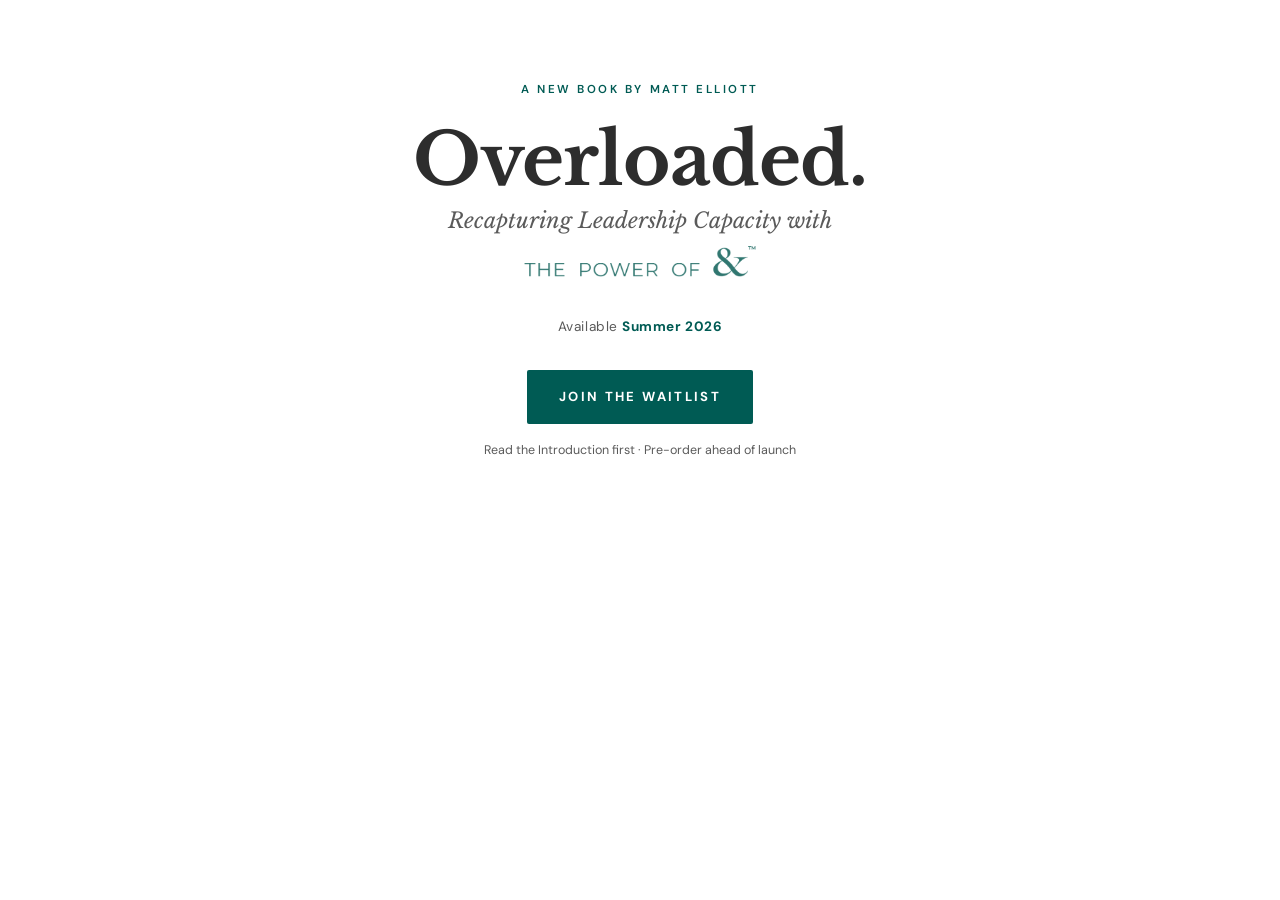
<file: hero.html>
<!DOCTYPE html>
<html lang="en">
<head>
<meta charset="UTF-8">
<meta name="viewport" content="width=device-width, initial-scale=1.0">
<title>Overloaded — Hero</title>
<link href="https://fonts.googleapis.com/css2?family=Libre+Baskerville:ital,wght@0,400;0,700;1,400&family=DM+Sans:wght@300;400;500;600;700&display=swap" rel="stylesheet">
<style>
  :root {
    --deep-blue-lake: #005B54;
    --deep-blue-lake-deep: #003D38;
    --kalkaska-mud: #EEF4F3;
    --warm-clay: #A66900;
    --ashes-brindle: #2D2D2D;
    --clarity-white: #FFFFFF;
    --text: #2D2D2D;
    --text-light: #5A5A5A;
  }
  * { margin: 0; padding: 0; box-sizing: border-box; }
  body {
    font-family: 'DM Sans', -apple-system, sans-serif;
    background: var(--clarity-white);
    color: var(--text);
    line-height: 1.65;
    -webkit-font-smoothing: antialiased;
    overflow-x: hidden;
  }

  /* ─── Hero ─── */
  .hero {
    padding: 5rem 1.5rem 4.5rem;
    text-align: center;
    background: var(--clarity-white);
    max-width: 920px;
    margin: 0 auto;
  }
  .hero .eyebrow {
    font-size: 0.72rem;
    letter-spacing: 0.22em;
    text-transform: uppercase;
    color: var(--deep-blue-lake);
    font-weight: 600;
    margin-bottom: 1.5rem;
  }
  .hero h1 {
    font-family: 'Libre Baskerville', serif;
    font-weight: 700;
    font-size: 4.5rem;
    color: var(--ashes-brindle);
    line-height: 1.02;
    margin-bottom: 0.6rem;
    letter-spacing: -0.015em;
  }
  .hero .subhead {
    font-family: 'Libre Baskerville', serif;
    font-style: italic;
    font-size: 1.35rem;
    color: var(--text-light);
    max-width: 580px;
    margin: 0 auto 0.5rem;
    line-height: 1.4;
  }
  .hero .subhead-logo { margin: 0.4rem auto 1.75rem; }
  .hero .subhead-logo img {
    height: 2.2rem;
    width: auto;
    max-width: 320px;
  }
  .hero .release {
    font-size: 0.85rem;
    color: var(--text-light);
    margin-bottom: 2rem;
    letter-spacing: 0.04em;
  }
  .hero .release strong { color: var(--deep-blue-lake); font-weight: 700; }
  .hero-cta {
    display: inline-block;
    background: var(--deep-blue-lake);
    color: var(--clarity-white);
    padding: 1rem 2rem;
    font-size: 0.82rem;
    font-weight: 700;
    letter-spacing: 0.18em;
    text-transform: uppercase;
    text-decoration: none;
    border-radius: 2px;
    transition: background 0.2s;
  }
  .hero-cta:hover { background: var(--deep-blue-lake-deep); }
  .hero .hero-fineprint {
    font-size: 0.78rem;
    color: var(--text-light);
    margin-top: 1rem;
  }

  @media (max-width: 740px) {
    .hero { padding: 3.5rem 1.25rem 3rem; }
    .hero h1 { font-size: 3rem; }
    .hero .subhead { font-size: 1.1rem; }
  }
  @media (max-width: 420px) {
    .hero h1 { font-size: 2.5rem; }
  }
</style>
</head>
<body>

<section class="hero">
  <div class="eyebrow">A New Book by Matt Elliott</div>
  <h1>Overloaded.</h1>
  <div class="subhead">Recapturing Leadership Capacity with</div>
  <div class="subhead-logo"><img src="[data-uri]" alt="The Power of &amp;"></div>
  <div class="release">Available <strong>Summer 2026</strong></div>
  <a href="#waitlist" class="hero-cta">Join the Waitlist</a>
  <div class="hero-fineprint">Read the Introduction first · Pre-order ahead of launch</div>
</section>

</body>
</html>
</file>
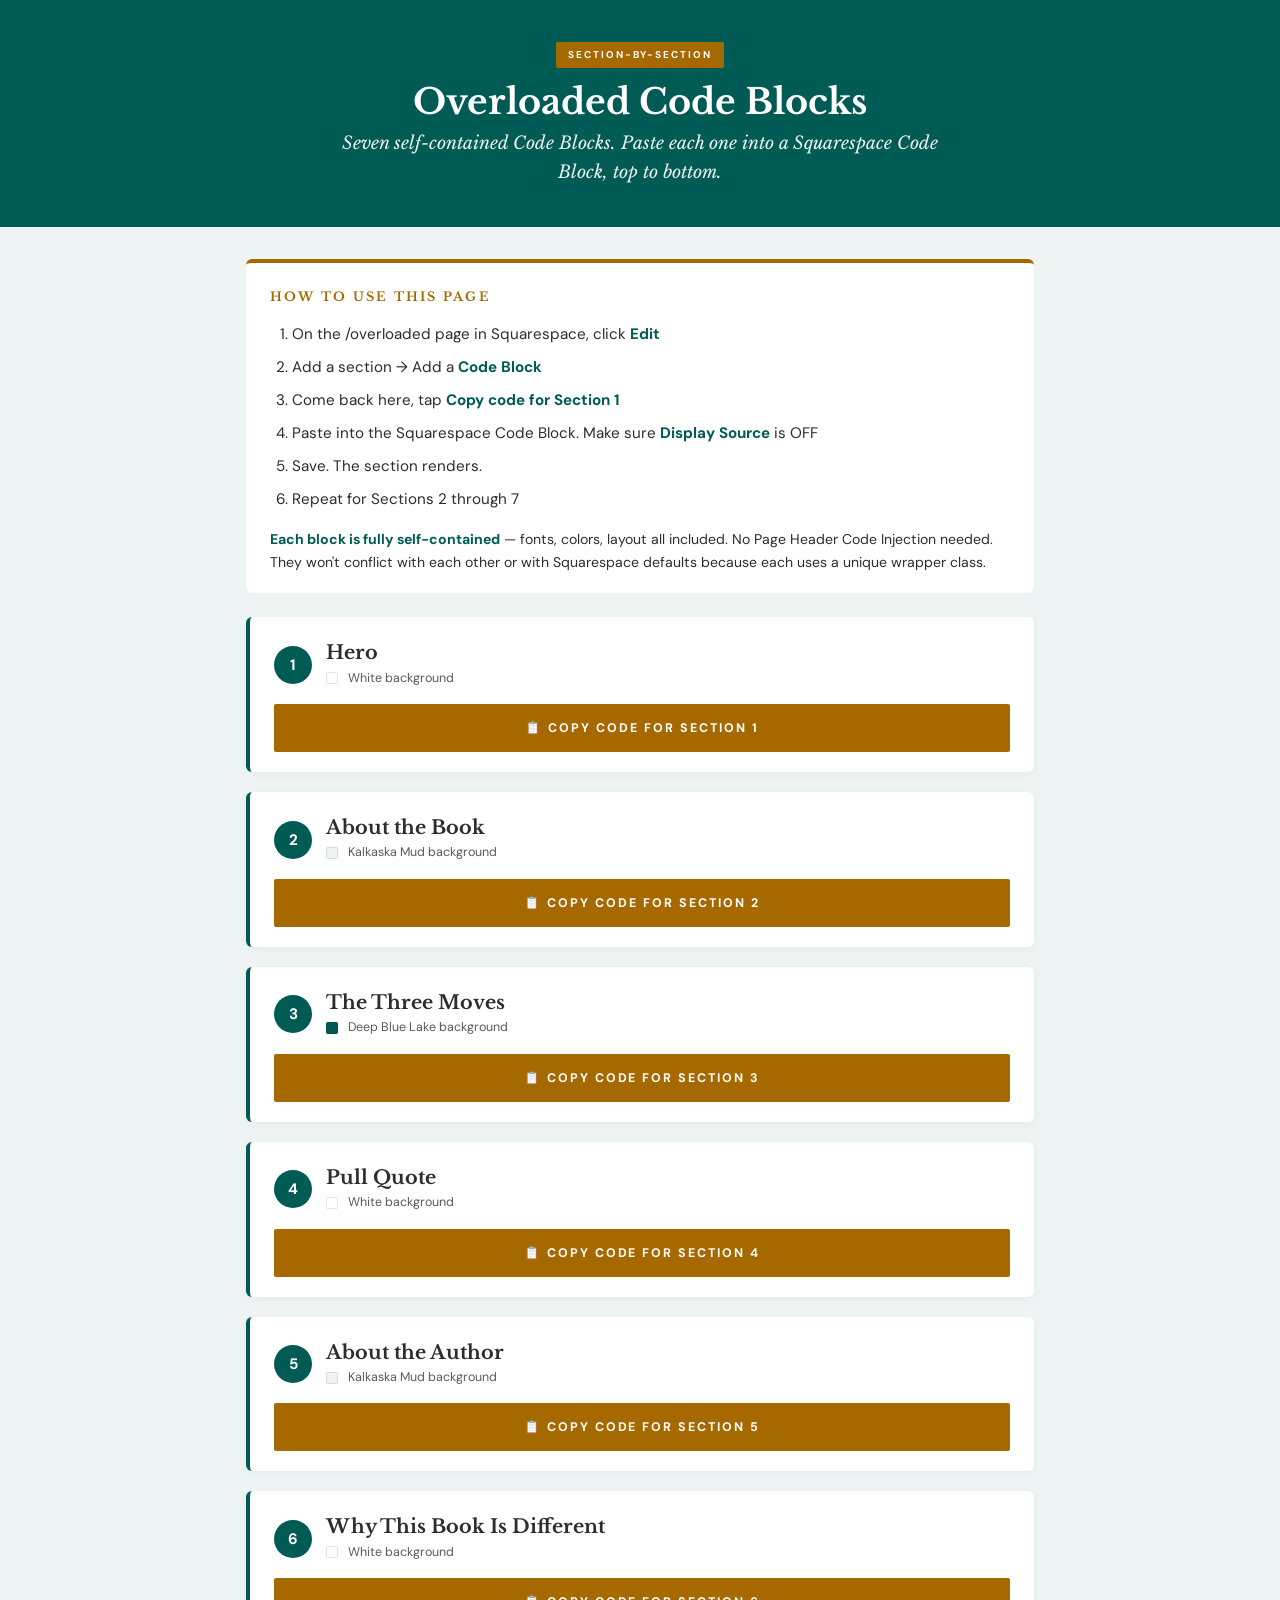
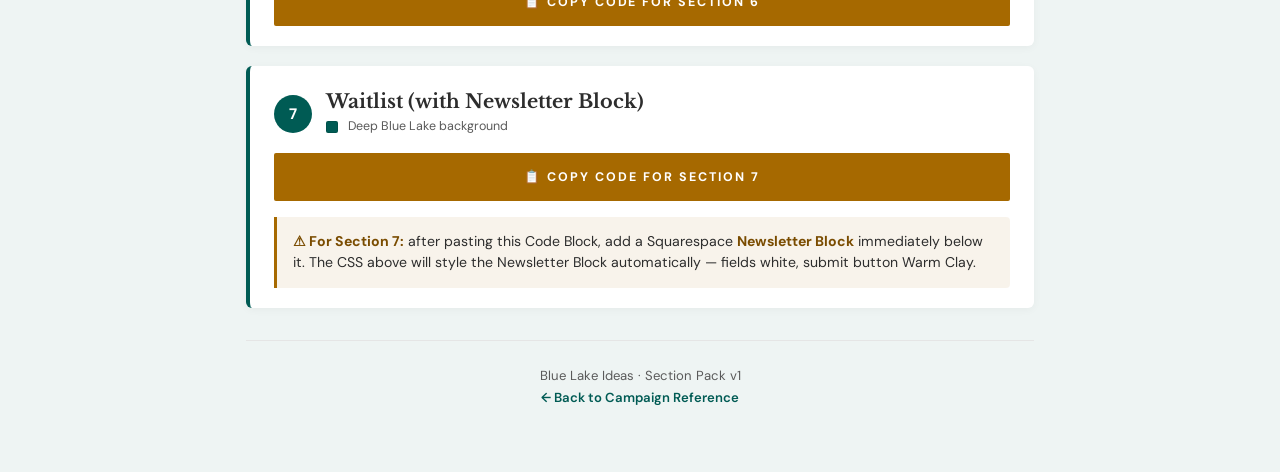
<file: sections.html>
<!DOCTYPE html>
<html lang="en">
<head>
<meta charset="UTF-8">
<meta name="viewport" content="width=device-width, initial-scale=1.0">
<title>Section-by-Section Code Blocks | Overloaded</title>
<link rel="preconnect" href="https://fonts.googleapis.com">
<link rel="preconnect" href="https://fonts.gstatic.com" crossorigin>
<link href="https://fonts.googleapis.com/css2?family=Libre+Baskerville:ital,wght@0,400;0,700;1,400&family=DM+Sans:wght@300;400;500;600;700&display=swap" rel="stylesheet">
<style>
  * { box-sizing: border-box; margin: 0; padding: 0; }
  body { font-family: 'DM Sans', -apple-system, sans-serif; background: #EEF4F3; color: #2D2D2D; line-height: 1.65; -webkit-font-smoothing: antialiased; }
  .doc-header { background: #005B54; color: #FFFFFF; padding: 2.5rem 1.5rem; text-align: center; }
  .doc-header .badge { display: inline-block; background: #A66900; color: #FFFFFF; font-size: 0.62rem; font-weight: 700; letter-spacing: 0.2em; text-transform: uppercase; padding: 0.3rem 0.7rem; border-radius: 2px; margin-bottom: 0.85rem; }
  .doc-header h1 { font-family: 'Libre Baskerville', serif; font-weight: 700; font-size: clamp(1.6rem, 5vw, 2.2rem); line-height: 1.15; margin-bottom: 0.4rem; }
  .doc-header .sub { font-family: 'Libre Baskerville', serif; font-style: italic; font-size: clamp(0.95rem, 2.5vw, 1.1rem); opacity: 0.92; max-width: 620px; margin: 0 auto; }

  .container { max-width: 820px; margin: 0 auto; padding: 2rem 1rem 4rem; }

  .instructions { background: #FFFFFF; border-radius: 6px; padding: 1.5rem 1.5rem 1.25rem; margin-bottom: 1.5rem; border-top: 4px solid #A66900; }
  .instructions h2 { font-family: 'Libre Baskerville', serif; font-weight: 700; font-size: 0.78rem; letter-spacing: 0.18em; text-transform: uppercase; color: #A66900; margin-bottom: 0.85rem; }
  .instructions ol { padding-left: 1.4rem; font-size: 0.95rem; line-height: 1.75; }
  .instructions li { margin-bottom: 0.4rem; }
  .instructions code { background: #EEF4F3; padding: 0.1rem 0.4rem; border-radius: 3px; font-family: 'SF Mono', Menlo, monospace; font-size: 0.85em; color: #005B54; }
  .instructions strong { color: #005B54; }

  .section-card { background: #FFFFFF; border-radius: 6px; padding: 1.5rem 1.5rem 1.25rem; margin-bottom: 1.25rem; border-left: 4px solid #005B54; box-shadow: 0 2px 8px rgba(0,0,0,0.04); }
  .section-head { display: flex; align-items: center; gap: 0.9rem; margin-bottom: 1rem; }
  .section-head .num { flex-shrink: 0; display: inline-block; background: #005B54; color: #FFFFFF; width: 38px; height: 38px; border-radius: 50%; text-align: center; line-height: 38px; font-size: 0.95rem; font-weight: 700; }
  .section-head h2 { font-family: 'Libre Baskerville', serif; font-weight: 700; font-size: 1.2rem; color: #2D2D2D; line-height: 1.2; margin-bottom: 0.2rem; }
  .section-head .meta { font-size: 0.78rem; color: #5A5A5A; }
  .section-head .swatch { display: inline-block; width: 12px; height: 12px; border-radius: 2px; vertical-align: middle; margin-right: 0.4rem; border: 1px solid rgba(0,0,0,0.1); }

  .copy-btn { display: block; width: 100%; background: #A66900; color: #FFFFFF; padding: 0.95rem 1.25rem; font-family: 'DM Sans', sans-serif; font-size: 0.78rem; font-weight: 700; letter-spacing: 0.16em; text-transform: uppercase; border: none; border-radius: 2px; cursor: pointer; transition: background 0.2s; min-height: 48px; }
  .copy-btn:hover { background: #7A4C00; }
  .copy-btn.copied { background: #2C7A5B; }

  textarea { display: none; width: 100%; min-height: 200px; margin-top: 0.85rem; padding: 0.85rem; font-family: 'SF Mono', Menlo, monospace; font-size: 0.7rem; line-height: 1.5; background: #003D38; color: #EEF4F3; border: none; border-radius: 4px; resize: vertical; }
  textarea.show { display: block; }

  .note-block { margin-top: 1rem; padding: 0.85rem 1rem; background: rgba(166,105,0,0.08); border-left: 3px solid #A66900; border-radius: 0 4px 4px 0; font-size: 0.88rem; line-height: 1.55; }
  .note-block strong { color: #7A4C00; }

  .footer { text-align: center; padding-top: 1.5rem; border-top: 1px solid #E5E5E5; margin-top: 2rem; font-size: 0.82rem; color: #5A5A5A; }
  .footer a { color: #005B54; font-weight: 600; text-decoration: none; }
</style>
</head>
<body>

<div class="doc-header">
  <span class="badge">Section-by-Section</span>
  <h1>Overloaded Code Blocks</h1>
  <div class="sub">Seven self-contained Code Blocks. Paste each one into a Squarespace Code Block, top to bottom.</div>
</div>

<div class="container">

  <div class="instructions">
    <h2>How to use this page</h2>
    <ol>
      <li>On the /overloaded page in Squarespace, click <strong>Edit</strong></li>
      <li>Add a section → Add a <strong>Code Block</strong></li>
      <li>Come back here, tap <strong>Copy code for Section 1</strong></li>
      <li>Paste into the Squarespace Code Block. Make sure <strong>Display Source</strong> is OFF</li>
      <li>Save. The section renders.</li>
      <li>Repeat for Sections 2 through 7</li>
    </ol>
    <p style="margin-top:1rem;font-size:0.88rem;line-height:1.6;"><strong>Each block is fully self-contained</strong> — fonts, colors, layout all included. No Page Header Code Injection needed. They won't conflict with each other or with Squarespace defaults because each uses a unique wrapper class.</p>
  </div>

  
    <div class="section-card" id="section-hero">
      <div class="section-head">
        <span class="num">1</span>
        <div class="section-info">
          <h2>Hero</h2>
          <div class="meta"><span class="swatch" style="background:#FFFFFF;"></span> White background</div>
        </div>
      </div>
      <button class="copy-btn" data-target="code-hero">📋 Copy code for Section 1</button>
      <textarea id="code-hero" readonly>&lt;style&gt;
@import url(&#x27;https://fonts.googleapis.com/css2?family=Libre+Baskerville:ital,wght@0,400;0,700;1,400&amp;family=DM+Sans:wght@300;400;500;600;700&amp;display=swap&#x27;);
.bli-hero { font-family: &#x27;DM Sans&#x27;, sans-serif; background: #FFFFFF; padding: 5rem 1.5rem 4.5rem; text-align: center; max-width: 920px; margin: 0 auto; }
.bli-hero * { box-sizing: border-box; }
.bli-hero .eyebrow { font-family: &#x27;DM Sans&#x27;, sans-serif !important; font-size: 0.72rem !important; letter-spacing: 0.22em !important; text-transform: uppercase !important; color: #005B54 !important; font-weight: 600 !important; margin-bottom: 1.5rem !important; }
.bli-hero h1.bli-title, section.bli-hero h1.bli-title { font-family: &#x27;Libre Baskerville&#x27;, Georgia, serif !important; font-weight: 700 !important; font-size: clamp(2.5rem, 9vw, 4.5rem) !important; color: #2D2D2D !important; line-height: 1.05 !important; margin: 0 0 0.6rem 0 !important; padding: 0 !important; letter-spacing: -0.015em !important; text-transform: none !important; font-style: normal !important; text-align: center !important; white-space: nowrap !important; overflow-wrap: normal !important; word-break: keep-all !important; display: block !important; }
.bli-hero .subhead { font-family: &#x27;Libre Baskerville&#x27;, serif !important; font-style: italic !important; font-size: clamp(1rem, 3vw, 1.35rem) !important; color: #5A5A5A !important; max-width: 580px !important; margin: 0 auto 0.5rem !important; line-height: 1.4 !important; text-transform: none !important; }
.bli-hero .subhead-logo { margin: 0.4rem auto 1.75rem; }
.bli-hero .subhead-logo img { height: 2.2rem; width: auto; max-width: 320px; }
.bli-hero .release { font-size: 0.85rem; color: #5A5A5A; margin-bottom: 2rem; letter-spacing: 0.04em; }
.bli-hero .release strong { color: #005B54; font-weight: 700; }
.bli-hero .cta { display: inline-block; background: #005B54 !important; color: #FFFFFF !important; padding: 1rem 2rem; font-family: &#x27;DM Sans&#x27;, sans-serif !important; font-size: 0.82rem; font-weight: 700; letter-spacing: 0.18em; text-transform: uppercase; text-decoration: none; border-radius: 2px; transition: background 0.2s; }
.bli-hero .cta:hover { background: #003D38 !important; }
.bli-hero .fineprint { font-size: 0.78rem; color: #5A5A5A; margin-top: 1rem; }
@media (max-width: 740px) { .bli-hero { padding: 3.5rem 1.25rem 3rem; } }
&lt;/style&gt;

&lt;section class=&quot;bli-hero&quot;&gt;
  &lt;div class=&quot;eyebrow&quot;&gt;A New Book by Matt Elliott&lt;/div&gt;
  &lt;h1 class=&quot;bli-title&quot;&gt;Overloaded.&lt;/h1&gt;
  &lt;div class=&quot;subhead&quot;&gt;Recapturing Leadership Capacity with&lt;/div&gt;
  &lt;div class=&quot;subhead-logo&quot;&gt;&lt;img src=&quot;[data-uri]&quot; alt=&quot;The Power of &amp;amp;trade; — leadership framework by Matt Elliott&quot;&gt;&lt;/div&gt;
  &lt;div class=&quot;release&quot;&gt;Available &lt;strong&gt;Summer 2026&lt;/strong&gt;&lt;/div&gt;
  &lt;a href=&quot;#waitlist&quot; class=&quot;cta&quot;&gt;Join the Waitlist&lt;/a&gt;
  &lt;div class=&quot;fineprint&quot;&gt;Read the Introduction first &amp;middot; Pre-order ahead of launch&lt;/div&gt;
&lt;/section&gt;</textarea>
    </div>

    <div class="section-card" id="section-about-book">
      <div class="section-head">
        <span class="num">2</span>
        <div class="section-info">
          <h2>About the Book</h2>
          <div class="meta"><span class="swatch" style="background:#EEF4F3;"></span> Kalkaska Mud background</div>
        </div>
      </div>
      <button class="copy-btn" data-target="code-about-book">📋 Copy code for Section 2</button>
      <textarea id="code-about-book" readonly>&lt;style&gt;
@import url(&#x27;https://fonts.googleapis.com/css2?family=Libre+Baskerville:ital,wght@0,400;0,700;1,400&amp;family=DM+Sans:wght@300;400;500;600;700&amp;display=swap&#x27;);
.bli-about-book { font-family: &#x27;DM Sans&#x27;, sans-serif; background: #EEF4F3; padding: 5rem 1.5rem; }
.bli-about-book * { box-sizing: border-box; }
.bli-about-book .inner { max-width: 760px; margin: 0 auto; }
.bli-about-book .label { font-size: 0.72rem; letter-spacing: 0.22em; text-transform: uppercase; color: #005B54; font-weight: 600; margin-bottom: 0.75rem; text-align: center; }
.bli-about-book h2 { font-family: &#x27;Libre Baskerville&#x27;, serif !important; font-size: clamp(1.7rem, 5.5vw, 2.4rem) !important; font-weight: 700 !important; color: #2D2D2D !important; line-height: 1.15 !important; margin: 0 0 2rem 0 !important; text-align: center !important; letter-spacing: -0.005em !important; }
.bli-about-book .lead { font-family: &#x27;Libre Baskerville&#x27;, serif; font-style: italic; font-size: 1.4rem; color: #2D2D2D; text-align: center; line-height: 1.4; max-width: 640px; margin: 0 auto 2.5rem; }
.bli-about-book p { font-size: 1.075rem; line-height: 1.7; margin: 0 0 1.5rem 0; color: #2D2D2D; }
.bli-about-book p strong { color: #005B54; font-weight: 700; }
.bli-about-book .arc { background: #FFFFFF; border-left: 4px solid #005B54; padding: 1.5rem 1.75rem; margin: 2rem 0; font-family: &#x27;Libre Baskerville&#x27;, serif; font-style: italic; font-size: 1.1rem; line-height: 1.55; color: #2D2D2D; border-radius: 0 4px 4px 0; }
@media (max-width: 740px) { .bli-about-book { padding: 3.5rem 1.25rem; } .bli-about-book p { font-size: 1rem; } .bli-about-book .lead { font-size: 1.15rem; } }
&lt;/style&gt;

&lt;section class=&quot;bli-about-book&quot;&gt;
  &lt;div class=&quot;inner&quot;&gt;
    &lt;div class=&quot;label&quot;&gt;About the Book&lt;/div&gt;
    &lt;h2&gt;The world is accelerating.&lt;/h2&gt;
    &lt;div class=&quot;lead&quot;&gt;Leaders today face more complexity, more consequential decisions, and more competing priorities &amp;mdash; all at once.&lt;/div&gt;
    &lt;p&gt;Our defining challenge is creating and retaining the capacity to deliver on our commitments and lead at a high level &amp;mdash; without sacrificing judgment, alignment, or what matters most.&lt;/p&gt;
    &lt;div class=&quot;arc&quot;&gt;Matt Elliott has seen this challenge in the data and in the mirror. At the peak of his career, Matt was winning on paper while quietly losing his capacity to lead. Recapturing it became the focus of his work. &lt;em&gt;Overloaded&lt;/em&gt; is the result.&lt;/div&gt;
    &lt;p&gt;&lt;strong&gt;Here&amp;rsquo;s our reality:&lt;/strong&gt; accelerating change creates cognitive, emotional and operational load that stacks faster than we can clear it. Sustained load robs our capacity, naturally narrowing our thinking into binary choices &amp;mdash; speed or quality, performance or people, results or resilience.&lt;/p&gt;
    &lt;p&gt;Those false trade-offs feel safe and efficient in the moment. They come with a cost.&lt;/p&gt;
    &lt;p&gt;&lt;strong&gt;When binary thinking becomes our default,&lt;/strong&gt; it degrades judgment, fragments alignment, and erodes trust. Scaled across an organization &amp;mdash; or a society &amp;mdash; it creates avoidable taxes on performance and prevents us from delivering the commitments we make to those who matter most.&lt;/p&gt;
    &lt;p&gt;There is a better way. It starts with the Power of &amp;amp;&amp;trade;.&lt;/p&gt;
  &lt;/div&gt;
&lt;/section&gt;</textarea>
    </div>

    <div class="section-card" id="section-three-moves">
      <div class="section-head">
        <span class="num">3</span>
        <div class="section-info">
          <h2>The Three Moves</h2>
          <div class="meta"><span class="swatch" style="background:#005B54;"></span> Deep Blue Lake background</div>
        </div>
      </div>
      <button class="copy-btn" data-target="code-three-moves">📋 Copy code for Section 3</button>
      <textarea id="code-three-moves" readonly>&lt;style&gt;
@import url(&#x27;https://fonts.googleapis.com/css2?family=Libre+Baskerville:ital,wght@0,400;0,700;1,400&amp;family=DM+Sans:wght@300;400;500;600;700&amp;display=swap&#x27;);
.bli-moves { font-family: &#x27;DM Sans&#x27;, sans-serif; background: #005B54; color: #FFFFFF; padding: 5rem 1.5rem; }
.bli-moves * { box-sizing: border-box; }
.bli-moves .inner { max-width: 980px; margin: 0 auto; }
.bli-moves .label { font-size: 0.72rem; letter-spacing: 0.22em; text-transform: uppercase; color: rgba(255,255,255,0.7); font-weight: 600; margin-bottom: 0.75rem; text-align: center; }
.bli-moves h2 { font-family: &#x27;Libre Baskerville&#x27;, serif !important; font-size: clamp(1.7rem, 5.5vw, 2.4rem) !important; font-weight: 700 !important; color: #FFFFFF !important; line-height: 1.15 !important; margin: 0 0 2rem 0 !important; text-align: center !important; letter-spacing: -0.005em !important; }
.bli-moves .intro { text-align: center; font-size: 1.1rem; max-width: 580px; margin: 0 auto 3rem; opacity: 0.92; line-height: 1.6; }
.bli-moves .grid { display: grid; grid-template-columns: repeat(3, 1fr); gap: 2rem; max-width: 920px; margin: 0 auto; }
.bli-moves .move { text-align: center; }
.bli-moves .num { font-family: &#x27;Libre Baskerville&#x27;, serif; font-style: italic; font-size: 1.5rem; color: rgba(255,255,255,0.6); margin-bottom: 0.5rem; }
.bli-moves h3 { font-family: &#x27;Libre Baskerville&#x27;, serif; font-weight: 700; font-size: 1.5rem; color: #FFFFFF; margin: 0 0 0.75rem 0; line-height: 1.2; }
.bli-moves .move p { font-size: 0.95rem; line-height: 1.55; opacity: 0.88; margin: 0; }
.bli-moves .closer { text-align: center; margin: 3.5rem auto 0; font-family: &#x27;Libre Baskerville&#x27;, serif; font-style: italic; font-size: 1.35rem; color: #FFFFFF; opacity: 0.95; max-width: 580px; }
@media (max-width: 740px) { .bli-moves { padding: 3.5rem 1.25rem; } .bli-moves .grid { grid-template-columns: 1fr; gap: 2.5rem; } }
&lt;/style&gt;

&lt;section class=&quot;bli-moves&quot;&gt;
  &lt;div class=&quot;inner&quot;&gt;
    &lt;div class=&quot;label&quot;&gt;The Practice&lt;/div&gt;
    &lt;h2&gt;A three-step operating system.&lt;/h2&gt;
    &lt;p class=&quot;intro&quot;&gt;The Power of &amp;amp;&amp;trade; is the ability to manage multiple true priorities at once &amp;mdash; rather than collapsing them into false choices.&lt;/p&gt;
    &lt;div class=&quot;grid&quot;&gt;
      &lt;div class=&quot;move&quot;&gt;
        &lt;div class=&quot;num&quot;&gt;01&lt;/div&gt;
        &lt;h3&gt;Pause &amp;amp; Reflect&lt;/h3&gt;
        &lt;p&gt;Find the clarity in what matters most. We can do anything. Not everything.&lt;/p&gt;
      &lt;/div&gt;
      &lt;div class=&quot;move&quot;&gt;
        &lt;div class=&quot;num&quot;&gt;02&lt;/div&gt;
        &lt;h3&gt;Find the &amp;amp;&lt;/h3&gt;
        &lt;p&gt;Establish a shared definition of success. Name the tensions you must manage to achieve it.&lt;/p&gt;
      &lt;/div&gt;
      &lt;div class=&quot;move&quot;&gt;
        &lt;div class=&quot;num&quot;&gt;03&lt;/div&gt;
        &lt;h3&gt;Test &amp;amp; Learn&lt;/h3&gt;
        &lt;p&gt;Adjust through consistent, small experiments. Shoot bullets before cannonballs.&lt;/p&gt;
      &lt;/div&gt;
    &lt;/div&gt;
    &lt;div class=&quot;closer&quot;&gt;The result is the Capacity Advantage &amp;mdash; a virtuous cycle in which leaders manage load instead of being managed by it.&lt;/div&gt;
  &lt;/div&gt;
&lt;/section&gt;</textarea>
    </div>

    <div class="section-card" id="section-pull-quote">
      <div class="section-head">
        <span class="num">4</span>
        <div class="section-info">
          <h2>Pull Quote</h2>
          <div class="meta"><span class="swatch" style="background:#FFFFFF;"></span> White background</div>
        </div>
      </div>
      <button class="copy-btn" data-target="code-pull-quote">📋 Copy code for Section 4</button>
      <textarea id="code-pull-quote" readonly>&lt;style&gt;
@import url(&#x27;https://fonts.googleapis.com/css2?family=Libre+Baskerville:ital,wght@0,400;0,700;1,400&amp;family=DM+Sans:wght@300;400;500;600;700&amp;display=swap&#x27;);
.bli-pull { font-family: &#x27;DM Sans&#x27;, sans-serif; background: #FFFFFF; padding: 5rem 1.5rem; text-align: center; }
.bli-pull * { box-sizing: border-box; }
.bli-pull blockquote { font-family: &#x27;Libre Baskerville&#x27;, serif !important; font-size: clamp(1.6rem, 6vw, 2.4rem) !important; line-height: 1.25 !important; color: #2D2D2D !important; max-width: 720px !important; margin: 0 auto !important; font-weight: 700 !important; letter-spacing: -0.01em !important; border: none !important; padding: 0 !important; }
.bli-pull blockquote em { font-style: italic; color: #005B54; font-weight: 400; }
.bli-pull .attribution { margin-top: 1.75rem; font-size: 0.78rem; letter-spacing: 0.18em; text-transform: uppercase; color: #5A5A5A; font-weight: 600; }
@media (max-width: 740px) { .bli-pull { padding: 3.5rem 1.25rem; } }
&lt;/style&gt;

&lt;section class=&quot;bli-pull&quot;&gt;
  &lt;blockquote&gt;&lt;em&gt;I can do anything.&lt;/em&gt;&lt;br&gt;Not everything.&lt;/blockquote&gt;
  &lt;div class=&quot;attribution&quot;&gt;The shift that changes everything&lt;/div&gt;
&lt;/section&gt;</textarea>
    </div>

    <div class="section-card" id="section-about-author">
      <div class="section-head">
        <span class="num">5</span>
        <div class="section-info">
          <h2>About the Author</h2>
          <div class="meta"><span class="swatch" style="background:#EEF4F3;"></span> Kalkaska Mud background</div>
        </div>
      </div>
      <button class="copy-btn" data-target="code-about-author">📋 Copy code for Section 5</button>
      <textarea id="code-about-author" readonly>&lt;style&gt;
@import url(&#x27;https://fonts.googleapis.com/css2?family=Libre+Baskerville:ital,wght@0,400;0,700;1,400&amp;family=DM+Sans:wght@300;400;500;600;700&amp;display=swap&#x27;);
.bli-author { font-family: &#x27;DM Sans&#x27;, sans-serif; background: #EEF4F3; padding: 5rem 1.5rem; }
.bli-author * { box-sizing: border-box; }
.bli-author .inner { max-width: 760px; margin: 0 auto; }
.bli-author .label { font-size: 0.72rem; letter-spacing: 0.22em; text-transform: uppercase; color: #005B54; font-weight: 600; margin-bottom: 0.75rem; text-align: center; }
.bli-author h2 { font-family: &#x27;Libre Baskerville&#x27;, serif !important; font-size: clamp(1.7rem, 5.5vw, 2.4rem) !important; font-weight: 700 !important; color: #2D2D2D !important; line-height: 1.15 !important; margin: 0 0 2rem 0 !important; text-align: center !important; letter-spacing: -0.005em !important; }
.bli-author .card { background: #FFFFFF; padding: 2.5rem 2rem; border-radius: 8px; box-shadow: 0 4px 20px rgba(0,0,0,0.04); max-width: 720px; margin: 0 auto; }
.bli-author .photo { width: 120px; height: 120px; border-radius: 50%; background: #005B54; margin: 0 auto 1.5rem; display: flex; align-items: center; justify-content: center; overflow: hidden; }
.bli-author .photo img { width: 70px; height: auto; }
.bli-author .name { font-family: &#x27;Libre Baskerville&#x27;, serif; font-size: 1.75rem; font-weight: 700; color: #2D2D2D; text-align: center; margin-bottom: 0.3rem; }
.bli-author .title { text-align: center; font-size: 0.85rem; color: #005B54; letter-spacing: 0.12em; text-transform: uppercase; font-weight: 600; margin-bottom: 1.75rem; }
.bli-author .card p { font-size: 1rem; line-height: 1.7; margin: 0 0 1.25rem 0; color: #2D2D2D; }
.bli-author .card p strong { color: #005B54; font-weight: 700; }
.bli-author .pull-line { font-family: &#x27;Libre Baskerville&#x27;, serif; font-style: italic; font-size: 1.15rem; color: #2D2D2D; text-align: center; margin-top: 1.5rem; padding-top: 1.5rem; border-top: 1px solid #E5E5E5; line-height: 1.4; }
@media (max-width: 740px) { .bli-author { padding: 3.5rem 1.25rem; } }
&lt;/style&gt;

&lt;section class=&quot;bli-author&quot;&gt;
  &lt;div class=&quot;inner&quot;&gt;
    &lt;div class=&quot;label&quot;&gt;About the Author&lt;/div&gt;
    &lt;h2&gt;Matt Elliott&lt;/h2&gt;
    &lt;div class=&quot;card&quot;&gt;
      &lt;div class=&quot;photo&quot;&gt;&lt;img src=&quot;[data-uri]&quot; alt=&quot;Matt Elliott, board director and author of Overloaded&quot;&gt;&lt;/div&gt;
      &lt;div class=&quot;name&quot;&gt;Matt Elliott&lt;/div&gt;
      &lt;div class=&quot;title&quot;&gt;Board Director &amp;middot; C-Suite Advisor &amp;middot; Author&lt;/div&gt;
      &lt;p&gt;Matt is a board director, C-suite advisor, and former &lt;strong&gt;President of Bank of America Michigan&lt;/strong&gt;, where he led complex, multi-state businesses and deployed billions in capital under the same pressure the book addresses.&lt;/p&gt;
      &lt;p&gt;He has spent &lt;strong&gt;35 years at the intersection of executive leadership and organizational performance&lt;/strong&gt;.&lt;/p&gt;
      &lt;div class=&quot;pull-line&quot;&gt;&lt;em&gt;Overloaded&lt;/em&gt; is not a framework Matt researched. It is a practice he lived.&lt;/div&gt;
    &lt;/div&gt;
  &lt;/div&gt;
&lt;/section&gt;</textarea>
    </div>

    <div class="section-card" id="section-why-different">
      <div class="section-head">
        <span class="num">6</span>
        <div class="section-info">
          <h2>Why This Book Is Different</h2>
          <div class="meta"><span class="swatch" style="background:#FFFFFF;"></span> White background</div>
        </div>
      </div>
      <button class="copy-btn" data-target="code-why-different">📋 Copy code for Section 6</button>
      <textarea id="code-why-different" readonly>&lt;style&gt;
@import url(&#x27;https://fonts.googleapis.com/css2?family=Libre+Baskerville:ital,wght@0,400;0,700;1,400&amp;family=DM+Sans:wght@300;400;500;600;700&amp;display=swap&#x27;);
.bli-why { font-family: &#x27;DM Sans&#x27;, sans-serif; background: #FFFFFF; padding: 5rem 1.5rem; }
.bli-why * { box-sizing: border-box; }
.bli-why .inner { max-width: 980px; margin: 0 auto; }
.bli-why .label { font-size: 0.72rem; letter-spacing: 0.22em; text-transform: uppercase; color: #005B54; font-weight: 600; margin-bottom: 0.75rem; text-align: center; }
.bli-why h2 { font-family: &#x27;Libre Baskerville&#x27;, serif !important; font-size: clamp(1.7rem, 5.5vw, 2.4rem) !important; font-weight: 700 !important; color: #2D2D2D !important; line-height: 1.15 !important; margin: 0 0 0.5rem 0 !important; text-align: center !important; letter-spacing: -0.005em !important; }
.bli-why .sub { text-align: center; font-family: &#x27;Libre Baskerville&#x27;, serif; font-style: italic; font-size: 1.2rem; color: #5A5A5A; max-width: 620px; margin: 0 auto 3rem; line-height: 1.45; }
.bli-why .grid { display: grid; grid-template-columns: repeat(3, 1fr); gap: 1.75rem; margin-top: 1.5rem; }
.bli-why .card { background: #EEF4F3; padding: 2rem 1.75rem; border-radius: 8px; border-top: 4px solid #005B54; }
.bli-why .badge { display: inline-block; background: #005B54; color: #FFFFFF; width: 32px; height: 32px; border-radius: 50%; text-align: center; line-height: 32px; font-size: 0.85rem; font-weight: 700; margin-bottom: 1rem; }
.bli-why .card h3 { font-family: &#x27;Libre Baskerville&#x27;, serif; font-weight: 700; font-size: 1.2rem; color: #2D2D2D; margin: 0 0 0.75rem 0; line-height: 1.25; }
.bli-why .card p { font-size: 0.95rem; line-height: 1.6; color: #2D2D2D; margin: 0; }
.bli-why .card p em { color: #005B54; font-style: italic; }
@media (max-width: 740px) { .bli-why { padding: 3.5rem 1.25rem; } .bli-why .grid { grid-template-columns: 1fr; } }
&lt;/style&gt;

&lt;section class=&quot;bli-why&quot;&gt;
  &lt;div class=&quot;inner&quot;&gt;
    &lt;div class=&quot;label&quot;&gt;Why this book is different&lt;/div&gt;
    &lt;h2&gt;Most leadership books offer better thinking.&lt;/h2&gt;
    &lt;p class=&quot;sub&quot;&gt;For leaders under sustained load, thinking isn&amp;rsquo;t the constraint &amp;mdash; capacity is.&lt;/p&gt;
    &lt;div class=&quot;grid&quot;&gt;
      &lt;div class=&quot;card&quot;&gt;
        &lt;div class=&quot;badge&quot;&gt;1&lt;/div&gt;
        &lt;h3&gt;A clear explanation of why&lt;/h3&gt;
        &lt;p&gt;Most leaders feel the pressure but can&amp;rsquo;t name the mechanism. &lt;em&gt;Overloaded&lt;/em&gt; closes that gap &amp;mdash; and shows what&amp;rsquo;s quietly capping performance while the leader still looks like they&amp;rsquo;re winning.&lt;/p&gt;
      &lt;/div&gt;
      &lt;div class=&quot;card&quot;&gt;
        &lt;div class=&quot;badge&quot;&gt;2&lt;/div&gt;
        &lt;h3&gt;A repeatable practice, built for pressure&lt;/h3&gt;
        &lt;p&gt;Three simple moves. Designed for leaders accountable for performance, teams, and results. Tested under the exact conditions modern leaders face.&lt;/p&gt;
      &lt;/div&gt;
      &lt;div class=&quot;card&quot;&gt;
        &lt;div class=&quot;badge&quot;&gt;3&lt;/div&gt;
        &lt;h3&gt;A peer in the room, not a researcher in the lab&lt;/h3&gt;
        &lt;p&gt;The credibility comes from 35 years leading at scale &amp;mdash; billion-dollar balance sheets, real stakes, real consequences &amp;mdash; combined with the research and frameworks that explain why it works.&lt;/p&gt;
      &lt;/div&gt;
    &lt;/div&gt;
  &lt;/div&gt;
&lt;/section&gt;</textarea>
    </div>

    <div class="section-card" id="section-waitlist">
      <div class="section-head">
        <span class="num">7</span>
        <div class="section-info">
          <h2>Waitlist (with Newsletter Block)</h2>
          <div class="meta"><span class="swatch" style="background:#005B54;"></span> Deep Blue Lake background</div>
        </div>
      </div>
      <button class="copy-btn" data-target="code-waitlist">📋 Copy code for Section 7</button>
      <textarea id="code-waitlist" readonly>&lt;style&gt;
@import url(&#x27;https://fonts.googleapis.com/css2?family=Libre+Baskerville:ital,wght@0,400;0,700;1,400&amp;family=DM+Sans:wght@300;400;500;600;700&amp;display=swap&#x27;);
.bli-waitlist { font-family: &#x27;DM Sans&#x27;, sans-serif; background: #005B54; color: #FFFFFF; padding: 5rem 1.5rem 2rem; text-align: center; }
.bli-waitlist * { box-sizing: border-box; }
.bli-waitlist .inner { max-width: 760px; margin: 0 auto; }
.bli-waitlist .label { font-size: 0.72rem; letter-spacing: 0.22em; text-transform: uppercase; color: rgba(255,255,255,0.7); font-weight: 600; margin-bottom: 0.75rem; }
.bli-waitlist h2 { font-family: &#x27;Libre Baskerville&#x27;, serif !important; font-size: clamp(1.8rem, 6vw, 2.6rem) !important; font-weight: 700 !important; color: #FFFFFF !important; margin: 0 0 1rem 0 !important; line-height: 1.15 !important; }
.bli-waitlist .sub { font-family: &#x27;Libre Baskerville&#x27;, serif; font-style: italic; font-size: 1.2rem; color: rgba(255,255,255,0.92); max-width: 540px; margin: 0 auto 1.5rem; line-height: 1.5; }
.bli-waitlist .note { font-size: 0.78rem; color: rgba(255,255,255,0.7); margin-top: 1.25rem; }

/* Style the Squarespace Newsletter Block that sits below this Code Block */
.bli-waitlist-form-wrap { background: #005B54; padding: 0 1.5rem 5rem; }
.bli-waitlist-form-wrap .sqs-block-newsletter { max-width: 460px; margin: 0 auto; }
.bli-waitlist-form-wrap .newsletter-form-header { display: none !important; }
.bli-waitlist-form-wrap .newsletter-form-field-element,
.bli-waitlist-form-wrap input[type=&quot;text&quot;],
.bli-waitlist-form-wrap input[type=&quot;email&quot;] { font-family: &#x27;DM Sans&#x27;, sans-serif !important; background: #FFFFFF !important; color: #2D2D2D !important; border: none !important; border-radius: 2px !important; padding: 0.95rem 1.1rem !important; font-size: 16px !important; width: 100% !important; margin-bottom: 0.6rem !important; }
.bli-waitlist-form-wrap .newsletter-form-button,
.bli-waitlist-form-wrap button[type=&quot;submit&quot;] { background: #A66900 !important; color: #FFFFFF !important; font-family: &#x27;DM Sans&#x27;, sans-serif !important; font-weight: 700 !important; font-size: 0.82rem !important; letter-spacing: 0.18em !important; text-transform: uppercase !important; padding: 1rem 1.5rem !important; border-radius: 2px !important; border: none !important; width: 100% !important; min-height: 48px !important; cursor: pointer !important; }
.bli-waitlist-form-wrap .newsletter-form-button:hover { background: #7A4C00 !important; }

@media (max-width: 740px) { .bli-waitlist { padding: 3.5rem 1.25rem 1.5rem; } }
&lt;/style&gt;

&lt;section class=&quot;bli-waitlist&quot; id=&quot;waitlist&quot;&gt;
  &lt;div class=&quot;inner&quot;&gt;
    &lt;div class=&quot;label&quot;&gt;Join the Waitlist&lt;/div&gt;
    &lt;h2&gt;Be the first to read it.&lt;/h2&gt;
    &lt;p class=&quot;sub&quot;&gt;Get the Introduction the moment it&amp;rsquo;s ready. First access when pre-orders open. Occasional notes from Matt on building capacity.&lt;/p&gt;
    &lt;p class=&quot;note&quot; style=&quot;margin-bottom:0;&quot;&gt;&amp;darr; Form below &amp;darr;&lt;/p&gt;
  &lt;/div&gt;
&lt;/section&gt;</textarea>
        <div class="note-block">
          <strong>⚠ For Section 7:</strong> after pasting this Code Block, add a Squarespace <strong>Newsletter Block</strong> immediately below it. The CSS above will style the Newsletter Block automatically — fields white, submit button Warm Clay.
        </div>
    </div>


  <div class="footer">
    Blue Lake Ideas &middot; Section Pack v1<br>
    <a href="./">← Back to Campaign Reference</a>
  </div>

</div>

<script>
  document.querySelectorAll('.copy-btn').forEach(btn => {
    btn.addEventListener('click', async () => {
      const targetId = btn.getAttribute('data-target');
      const textarea = document.getElementById(targetId);
      textarea.classList.add('show');
      try {
        await navigator.clipboard.writeText(textarea.value);
        const originalText = btn.textContent;
        btn.classList.add('copied');
        btn.textContent = '✓ Copied to clipboard';
        setTimeout(() => {
          btn.classList.remove('copied');
          btn.textContent = originalText;
        }, 2500);
      } catch (err) {
        // Fallback: select the textarea so user can copy manually
        textarea.select();
        textarea.setSelectionRange(0, 99999);
        btn.textContent = '↑ Select all & copy manually';
      }
    });
  });
</script>

</body>
</html>
</file>
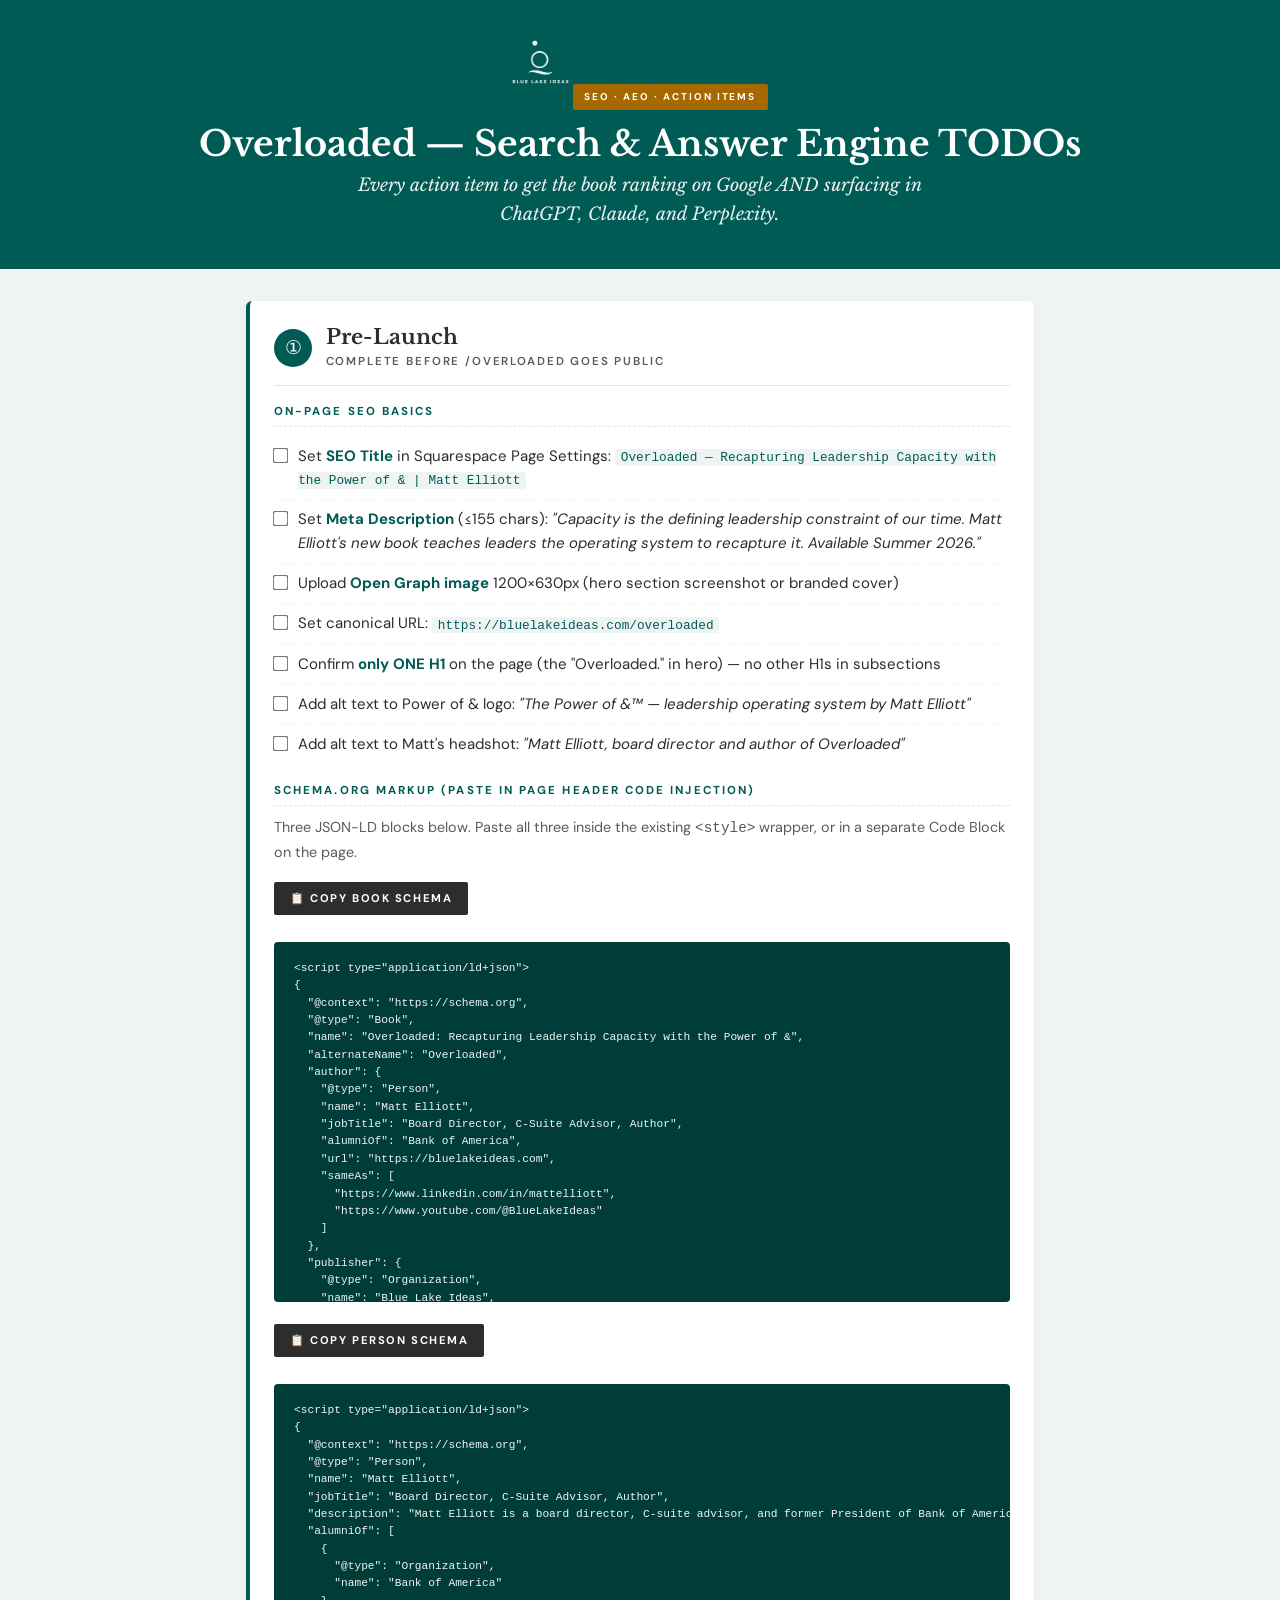
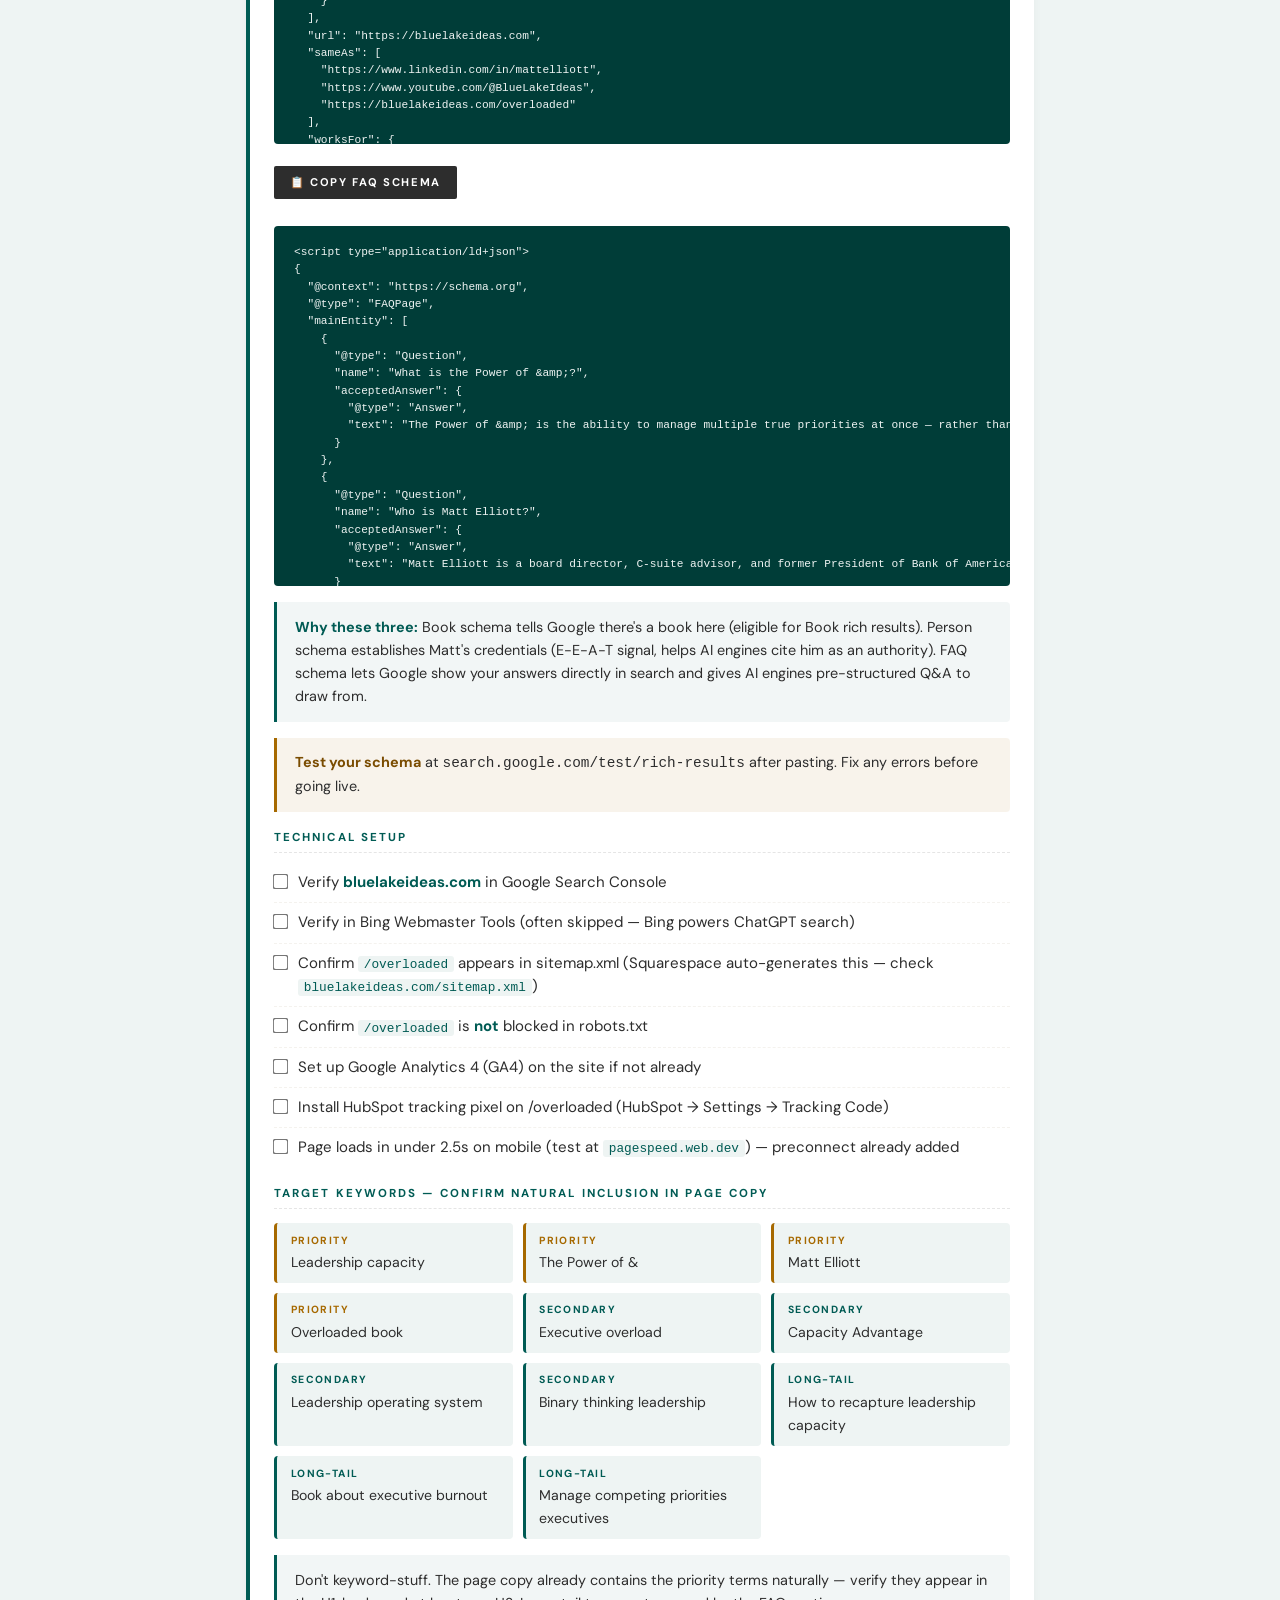
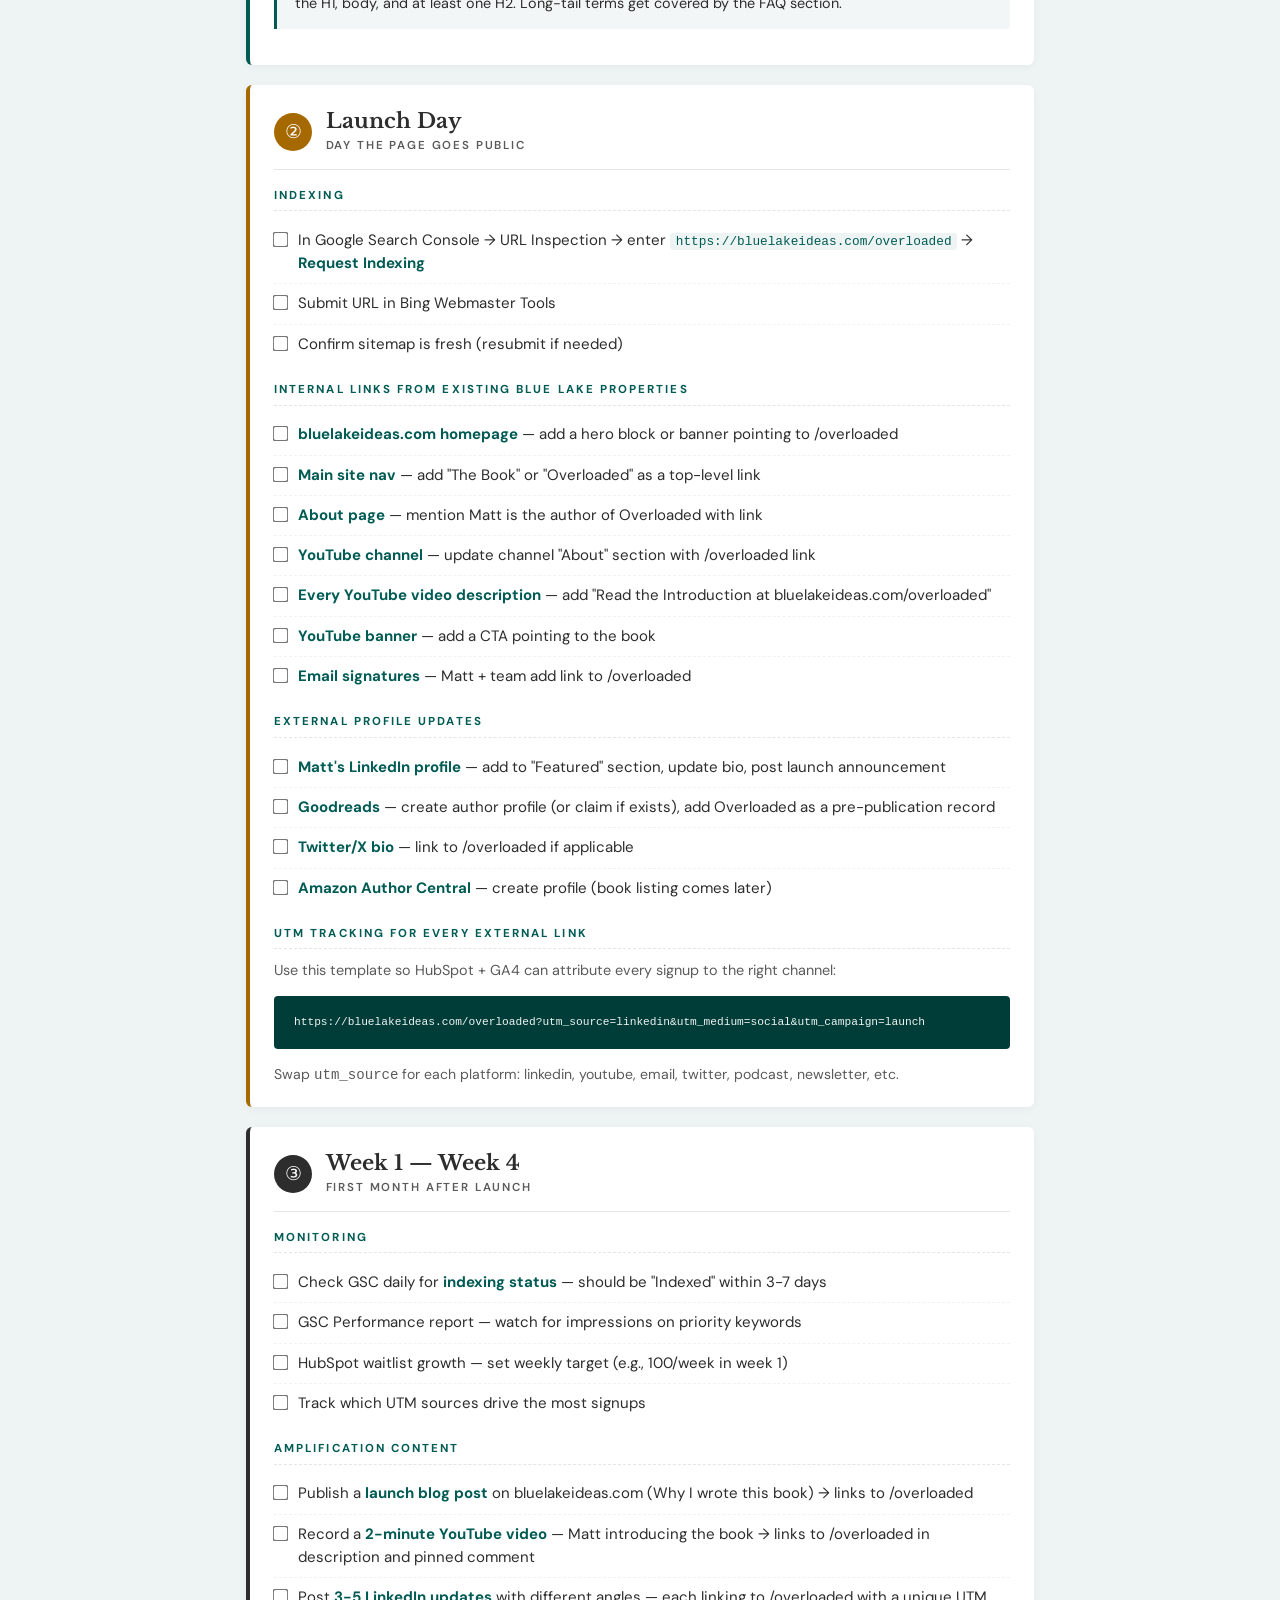
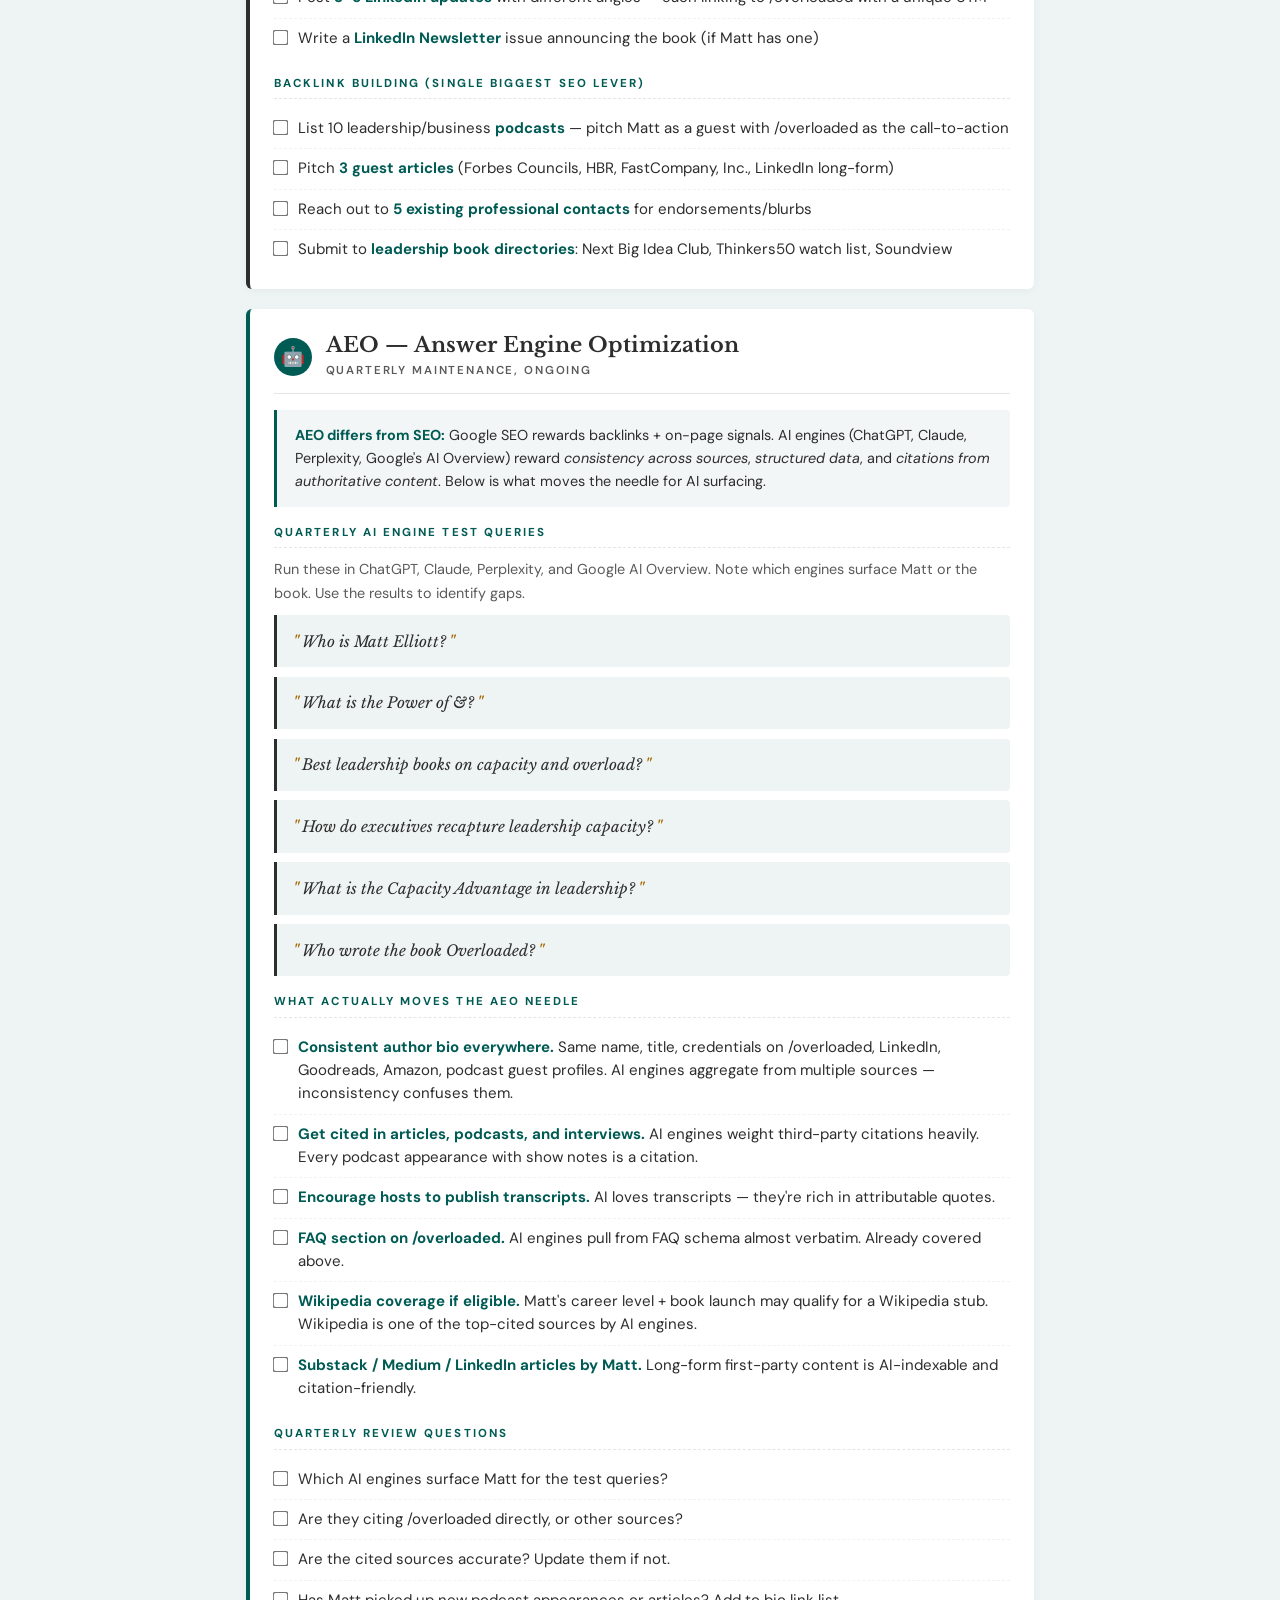
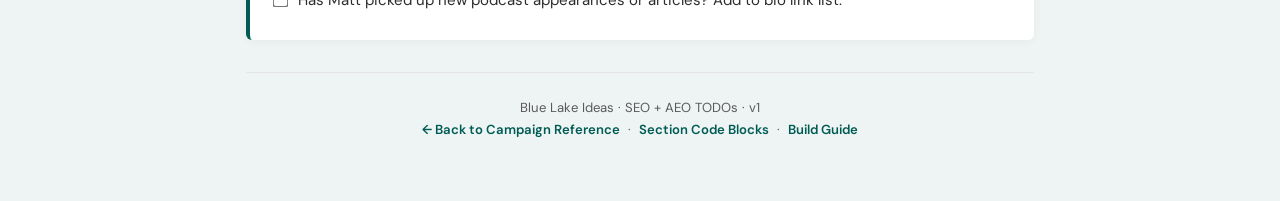
<file: seo-aeo-todos.html>
<!DOCTYPE html>
<html lang="en">
<head>
<meta charset="UTF-8">
<meta name="viewport" content="width=device-width, initial-scale=1.0">
<title>SEO + AEO TODOs | Overloaded</title>
<link rel="preconnect" href="https://fonts.googleapis.com">
<link rel="preconnect" href="https://fonts.gstatic.com" crossorigin>
<link href="https://fonts.googleapis.com/css2?family=Libre+Baskerville:ital,wght@0,400;0,700;1,400&family=DM+Sans:wght@300;400;500;600;700&display=swap" rel="stylesheet">
<style>
  * { box-sizing: border-box; margin: 0; padding: 0; }
  body { font-family: 'DM Sans', -apple-system, sans-serif; background: #EEF4F3; color: #2D2D2D; line-height: 1.65; -webkit-font-smoothing: antialiased; }
  .doc-header { background: #005B54; color: #FFFFFF; padding: 2.5rem 1.5rem; text-align: center; }
  .doc-header img { height: 44px; margin-bottom: 1rem; opacity: 0.95; }
  .doc-header .badge { display: inline-block; background: #A66900; color: #FFFFFF; font-size: 0.62rem; font-weight: 700; letter-spacing: 0.2em; text-transform: uppercase; padding: 0.3rem 0.7rem; border-radius: 2px; margin-bottom: 0.85rem; }
  .doc-header h1 { font-family: 'Libre Baskerville', serif; font-weight: 700; font-size: clamp(1.7rem, 5vw, 2.2rem); line-height: 1.15; margin-bottom: 0.4rem; }
  .doc-header .sub { font-family: 'Libre Baskerville', serif; font-style: italic; font-size: clamp(0.95rem, 2.5vw, 1.1rem); opacity: 0.92; max-width: 620px; margin: 0 auto; }

  .container { max-width: 820px; margin: 0 auto; padding: 2rem 1rem 4rem; }

  .phase { background: #FFFFFF; border-radius: 6px; padding: 1.5rem 1.5rem 1.25rem; margin-bottom: 1.25rem; border-left: 4px solid #005B54; box-shadow: 0 2px 8px rgba(0,0,0,0.04); }
  .phase.launch { border-left-color: #A66900; }
  .phase.post { border-left-color: #2D2D2D; }
  .phase-head { display: flex; align-items: center; gap: 0.85rem; margin-bottom: 1rem; padding-bottom: 0.85rem; border-bottom: 1px solid #E5E5E5; }
  .phase-head .icon { flex-shrink: 0; width: 38px; height: 38px; border-radius: 50%; background: #005B54; color: #FFFFFF; display: flex; align-items: center; justify-content: center; font-size: 1.2rem; }
  .phase.launch .phase-head .icon { background: #A66900; }
  .phase.post .phase-head .icon { background: #2D2D2D; }
  .phase-head h2 { font-family: 'Libre Baskerville', serif; font-weight: 700; font-size: clamp(1.1rem, 3vw, 1.3rem); color: #2D2D2D; line-height: 1.2; margin-bottom: 0.15rem; }
  .phase-head .when { font-size: 0.72rem; letter-spacing: 0.16em; text-transform: uppercase; color: #5A5A5A; font-weight: 600; }

  .group { margin-top: 1rem; }
  .group h3 { font-family: 'DM Sans', sans-serif; font-size: 0.72rem; font-weight: 700; letter-spacing: 0.18em; text-transform: uppercase; color: #005B54; margin-bottom: 0.6rem; padding-bottom: 0.35rem; border-bottom: 1px dashed #E5E5E5; }

  .checklist label { display: flex; align-items: flex-start; gap: 0.7rem; padding: 0.5rem 0; font-size: 0.94rem; line-height: 1.55; cursor: pointer; border-bottom: 1px dashed #F4F2EE; }
  .checklist label:last-child { border-bottom: none; }
  .checklist input[type="checkbox"] { flex-shrink: 0; margin-top: 0.25rem; transform: scale(1.2); accent-color: #005B54; }
  .checklist input[type="checkbox"]:checked + .text { text-decoration: line-through; color: #5A5A5A; opacity: 0.7; }
  .checklist .text strong { color: #005B54; }
  .checklist .text code { background: #EEF4F3; padding: 0.05rem 0.35rem; border-radius: 3px; font-family: 'SF Mono', Menlo, monospace; font-size: 0.85em; color: #005B54; }

  pre.code { background: #003D38; color: #EEF4F3; padding: 1.1rem 1.25rem; border-radius: 4px; font-family: 'SF Mono', Menlo, monospace; font-size: 0.7rem; line-height: 1.55; overflow-x: auto; margin: 0.85rem 0; max-height: 360px; }

  .copy-btn { background: #2D2D2D; color: #FFFFFF; padding: 0.6rem 1rem; font-family: 'DM Sans', sans-serif; font-size: 0.7rem; font-weight: 700; letter-spacing: 0.14em; text-transform: uppercase; border: none; border-radius: 2px; cursor: pointer; margin: 0.5rem 0 0.85rem; transition: background 0.2s; }
  .copy-btn:hover { background: #000; }
  .copy-btn.copied { background: #2C7A5B; }

  .callout { padding: 0.85rem 1.1rem; border-radius: 0 4px 4px 0; margin: 1rem 0; font-size: 0.9rem; line-height: 1.6; }
  .callout.info { background: rgba(0,91,84,0.05); border-left: 3px solid #005B54; }
  .callout.warn { background: rgba(166,105,0,0.08); border-left: 3px solid #A66900; }
  .callout strong { color: #005B54; }
  .callout.warn strong { color: #7A4C00; }

  .keyword-grid { display: grid; grid-template-columns: repeat(auto-fit, minmax(200px, 1fr)); gap: 0.6rem; margin: 0.85rem 0; }
  .keyword { background: #EEF4F3; padding: 0.55rem 0.85rem; border-radius: 4px; font-size: 0.88rem; border-left: 3px solid #005B54; }
  .keyword.priority { border-left-color: #A66900; }
  .keyword strong { display: block; color: #005B54; font-size: 0.65rem; letter-spacing: 0.14em; text-transform: uppercase; margin-bottom: 0.15rem; }
  .keyword.priority strong { color: #A66900; }

  .ai-query { background: #EEF4F3; border-left: 3px solid #2D2D2D; padding: 0.85rem 1rem; border-radius: 0 4px 4px 0; margin: 0.6rem 0; font-family: 'Libre Baskerville', serif; font-style: italic; font-size: 0.95rem; color: #2D2D2D; }
  .ai-query::before { content: '"'; color: #A66900; font-weight: 700; margin-right: 0.2rem; }
  .ai-query::after { content: '"'; color: #A66900; font-weight: 700; margin-left: 0.2rem; }

  .footer { text-align: center; padding-top: 1.5rem; border-top: 1px solid #E5E5E5; margin-top: 2rem; font-size: 0.82rem; color: #5A5A5A; }
  .footer a { color: #005B54; font-weight: 600; text-decoration: none; }

  @media (max-width: 540px) {
    .container { padding: 1.5rem 0.85rem 3rem; }
    .phase { padding: 1.25rem 1.1rem; }
    pre.code { font-size: 0.62rem; }
  }
</style>
</head>
<body>

<div class="doc-header">
  <img src="[data-uri]" alt="Blue Lake Ideas">
  <span class="badge">SEO &middot; AEO &middot; Action Items</span>
  <h1>Overloaded — Search &amp; Answer Engine TODOs</h1>
  <div class="sub">Every action item to get the book ranking on Google AND surfacing in ChatGPT, Claude, and Perplexity.</div>
</div>

<div class="container">

  <!-- ═══ PHASE 1: PRE-LAUNCH ═══ -->
  <div class="phase">
    <div class="phase-head">
      <div class="icon">①</div>
      <div>
        <h2>Pre-Launch</h2>
        <div class="when">Complete before /overloaded goes public</div>
      </div>
    </div>

    <div class="group">
      <h3>On-page SEO basics</h3>
      <div class="checklist">
        <label><input type="checkbox"><span class="text">Set <strong>SEO Title</strong> in Squarespace Page Settings: <code>Overloaded — Recapturing Leadership Capacity with the Power of &amp; | Matt Elliott</code></span></label>
        <label><input type="checkbox"><span class="text">Set <strong>Meta Description</strong> (≤155 chars): <em>"Capacity is the defining leadership constraint of our time. Matt Elliott's new book teaches leaders the operating system to recapture it. Available Summer 2026."</em></span></label>
        <label><input type="checkbox"><span class="text">Upload <strong>Open Graph image</strong> 1200×630px (hero section screenshot or branded cover)</span></label>
        <label><input type="checkbox"><span class="text">Set canonical URL: <code>https://bluelakeideas.com/overloaded</code></span></label>
        <label><input type="checkbox"><span class="text">Confirm <strong>only ONE H1</strong> on the page (the "Overloaded." in hero) — no other H1s in subsections</span></label>
        <label><input type="checkbox"><span class="text">Add alt text to Power of &amp; logo: <em>"The Power of &amp;™ — leadership operating system by Matt Elliott"</em></span></label>
        <label><input type="checkbox"><span class="text">Add alt text to Matt's headshot: <em>"Matt Elliott, board director and author of Overloaded"</em></span></label>
      </div>
    </div>

    <div class="group">
      <h3>Schema.org markup (paste in Page Header Code Injection)</h3>
      <p style="font-size:0.9rem;color:#5A5A5A;margin:0.4rem 0 0.6rem;">Three JSON-LD blocks below. Paste all three inside the existing <code>&lt;style&gt;</code> wrapper, or in a separate Code Block on the page.</p>

      <button class="copy-btn" data-target="book-schema">📋 Copy Book schema</button>
      <pre class="code" id="book-schema-display">&lt;script type=&quot;application/ld+json&quot;&gt;
{
  &quot;@context&quot;: &quot;https://schema.org&quot;,
  &quot;@type&quot;: &quot;Book&quot;,
  &quot;name&quot;: &quot;Overloaded: Recapturing Leadership Capacity with the Power of &amp;&quot;,
  &quot;alternateName&quot;: &quot;Overloaded&quot;,
  &quot;author&quot;: {
    &quot;@type&quot;: &quot;Person&quot;,
    &quot;name&quot;: &quot;Matt Elliott&quot;,
    &quot;jobTitle&quot;: &quot;Board Director, C-Suite Advisor, Author&quot;,
    &quot;alumniOf&quot;: &quot;Bank of America&quot;,
    &quot;url&quot;: &quot;https://bluelakeideas.com&quot;,
    &quot;sameAs&quot;: [
      &quot;https://www.linkedin.com/in/mattelliott&quot;,
      &quot;https://www.youtube.com/@BlueLakeIdeas&quot;
    ]
  },
  &quot;publisher&quot;: {
    &quot;@type&quot;: &quot;Organization&quot;,
    &quot;name&quot;: &quot;Blue Lake Ideas&quot;,
    &quot;url&quot;: &quot;https://bluelakeideas.com&quot;
  },
  &quot;datePublished&quot;: &quot;2026-07-01&quot;,
  &quot;inLanguage&quot;: &quot;en-US&quot;,
  &quot;url&quot;: &quot;https://bluelakeideas.com/overloaded&quot;,
  &quot;description&quot;: &quot;Capacity is the defining leadership constraint of our time. Overloaded teaches leaders a three-step operating system — Pause &amp;amp; Reflect, Find the &amp;amp;, Test &amp;amp; Learn — to recapture capacity without sacrificing performance.&quot;,
  &quot;about&quot;: [
    &quot;Leadership&quot;,
    &quot;Executive Performance&quot;,
    &quot;Organizational Capacity&quot;,
    &quot;Decision Making&quot;,
    &quot;The Power of &amp;amp;&quot;
  ]
}
&lt;/script&gt;</pre>
      <textarea id="book-schema" style="display:none"><script type="application/ld+json">
{
  "@context": "https://schema.org",
  "@type": "Book",
  "name": "Overloaded: Recapturing Leadership Capacity with the Power of &",
  "alternateName": "Overloaded",
  "author": {
    "@type": "Person",
    "name": "Matt Elliott",
    "jobTitle": "Board Director, C-Suite Advisor, Author",
    "alumniOf": "Bank of America",
    "url": "https://bluelakeideas.com",
    "sameAs": [
      "https://www.linkedin.com/in/mattelliott",
      "https://www.youtube.com/@BlueLakeIdeas"
    ]
  },
  "publisher": {
    "@type": "Organization",
    "name": "Blue Lake Ideas",
    "url": "https://bluelakeideas.com"
  },
  "datePublished": "2026-07-01",
  "inLanguage": "en-US",
  "url": "https://bluelakeideas.com/overloaded",
  "description": "Capacity is the defining leadership constraint of our time. Overloaded teaches leaders a three-step operating system — Pause &amp; Reflect, Find the &amp;, Test &amp; Learn — to recapture capacity without sacrificing performance.",
  "about": [
    "Leadership",
    "Executive Performance",
    "Organizational Capacity",
    "Decision Making",
    "The Power of &amp;"
  ]
}
</script></textarea>

      <button class="copy-btn" data-target="person-schema">📋 Copy Person schema</button>
      <pre class="code" id="person-schema-display">&lt;script type=&quot;application/ld+json&quot;&gt;
{
  &quot;@context&quot;: &quot;https://schema.org&quot;,
  &quot;@type&quot;: &quot;Person&quot;,
  &quot;name&quot;: &quot;Matt Elliott&quot;,
  &quot;jobTitle&quot;: &quot;Board Director, C-Suite Advisor, Author&quot;,
  &quot;description&quot;: &quot;Matt Elliott is a board director, C-suite advisor, and former President of Bank of America Michigan. He has spent 35 years at the intersection of executive leadership and organizational performance.&quot;,
  &quot;alumniOf&quot;: [
    {
      &quot;@type&quot;: &quot;Organization&quot;,
      &quot;name&quot;: &quot;Bank of America&quot;
    }
  ],
  &quot;url&quot;: &quot;https://bluelakeideas.com&quot;,
  &quot;sameAs&quot;: [
    &quot;https://www.linkedin.com/in/mattelliott&quot;,
    &quot;https://www.youtube.com/@BlueLakeIdeas&quot;,
    &quot;https://bluelakeideas.com/overloaded&quot;
  ],
  &quot;worksFor&quot;: {
    &quot;@type&quot;: &quot;Organization&quot;,
    &quot;name&quot;: &quot;Blue Lake Ideas&quot;,
    &quot;url&quot;: &quot;https://bluelakeideas.com&quot;
  }
}
&lt;/script&gt;</pre>
      <textarea id="person-schema" style="display:none"><script type="application/ld+json">
{
  "@context": "https://schema.org",
  "@type": "Person",
  "name": "Matt Elliott",
  "jobTitle": "Board Director, C-Suite Advisor, Author",
  "description": "Matt Elliott is a board director, C-suite advisor, and former President of Bank of America Michigan. He has spent 35 years at the intersection of executive leadership and organizational performance.",
  "alumniOf": [
    {
      "@type": "Organization",
      "name": "Bank of America"
    }
  ],
  "url": "https://bluelakeideas.com",
  "sameAs": [
    "https://www.linkedin.com/in/mattelliott",
    "https://www.youtube.com/@BlueLakeIdeas",
    "https://bluelakeideas.com/overloaded"
  ],
  "worksFor": {
    "@type": "Organization",
    "name": "Blue Lake Ideas",
    "url": "https://bluelakeideas.com"
  }
}
</script></textarea>

      <button class="copy-btn" data-target="faq-schema">📋 Copy FAQ schema</button>
      <pre class="code" id="faq-schema-display">&lt;script type=&quot;application/ld+json&quot;&gt;
{
  &quot;@context&quot;: &quot;https://schema.org&quot;,
  &quot;@type&quot;: &quot;FAQPage&quot;,
  &quot;mainEntity&quot;: [
    {
      &quot;@type&quot;: &quot;Question&quot;,
      &quot;name&quot;: &quot;What is the Power of &amp;amp;?&quot;,
      &quot;acceptedAnswer&quot;: {
        &quot;@type&quot;: &quot;Answer&quot;,
        &quot;text&quot;: &quot;The Power of &amp;amp; is the ability to manage multiple true priorities at once — rather than collapsing them into false choices. It is a three-step practice: Pause &amp;amp; Reflect, Find the &amp;amp;, and Test &amp;amp; Learn.&quot;
      }
    },
    {
      &quot;@type&quot;: &quot;Question&quot;,
      &quot;name&quot;: &quot;Who is Matt Elliott?&quot;,
      &quot;acceptedAnswer&quot;: {
        &quot;@type&quot;: &quot;Answer&quot;,
        &quot;text&quot;: &quot;Matt Elliott is a board director, C-suite advisor, and former President of Bank of America Michigan. He has spent 35 years at the intersection of executive leadership and organizational performance.&quot;
      }
    },
    {
      &quot;@type&quot;: &quot;Question&quot;,
      &quot;name&quot;: &quot;When is Overloaded available?&quot;,
      &quot;acceptedAnswer&quot;: {
        &quot;@type&quot;: &quot;Answer&quot;,
        &quot;text&quot;: &quot;Overloaded is available Summer 2026. Join the waitlist at bluelakeideas.com/overloaded to read the Introduction first and get first access when pre-orders open.&quot;
      }
    },
    {
      &quot;@type&quot;: &quot;Question&quot;,
      &quot;name&quot;: &quot;What is the Capacity Advantage?&quot;,
      &quot;acceptedAnswer&quot;: {
        &quot;@type&quot;: &quot;Answer&quot;,
        &quot;text&quot;: &quot;The Capacity Advantage is a virtuous cycle in which leaders manage load instead of being managed by it — the result of practicing the Power of &amp;amp; consistently over time.&quot;
      }
    }
  ]
}
&lt;/script&gt;</pre>
      <textarea id="faq-schema" style="display:none"><script type="application/ld+json">
{
  "@context": "https://schema.org",
  "@type": "FAQPage",
  "mainEntity": [
    {
      "@type": "Question",
      "name": "What is the Power of &amp;?",
      "acceptedAnswer": {
        "@type": "Answer",
        "text": "The Power of &amp; is the ability to manage multiple true priorities at once — rather than collapsing them into false choices. It is a three-step practice: Pause &amp; Reflect, Find the &amp;, and Test &amp; Learn."
      }
    },
    {
      "@type": "Question",
      "name": "Who is Matt Elliott?",
      "acceptedAnswer": {
        "@type": "Answer",
        "text": "Matt Elliott is a board director, C-suite advisor, and former President of Bank of America Michigan. He has spent 35 years at the intersection of executive leadership and organizational performance."
      }
    },
    {
      "@type": "Question",
      "name": "When is Overloaded available?",
      "acceptedAnswer": {
        "@type": "Answer",
        "text": "Overloaded is available Summer 2026. Join the waitlist at bluelakeideas.com/overloaded to read the Introduction first and get first access when pre-orders open."
      }
    },
    {
      "@type": "Question",
      "name": "What is the Capacity Advantage?",
      "acceptedAnswer": {
        "@type": "Answer",
        "text": "The Capacity Advantage is a virtuous cycle in which leaders manage load instead of being managed by it — the result of practicing the Power of &amp; consistently over time."
      }
    }
  ]
}
</script></textarea>

      <div class="callout info">
        <strong>Why these three:</strong> Book schema tells Google there's a book here (eligible for Book rich results). Person schema establishes Matt's credentials (E-E-A-T signal, helps AI engines cite him as an authority). FAQ schema lets Google show your answers directly in search and gives AI engines pre-structured Q&amp;A to draw from.
      </div>
      <div class="callout warn">
        <strong>Test your schema</strong> at <code>search.google.com/test/rich-results</code> after pasting. Fix any errors before going live.
      </div>
    </div>

    <div class="group">
      <h3>Technical setup</h3>
      <div class="checklist">
        <label><input type="checkbox"><span class="text">Verify <strong>bluelakeideas.com</strong> in Google Search Console</span></label>
        <label><input type="checkbox"><span class="text">Verify in Bing Webmaster Tools (often skipped — Bing powers ChatGPT search)</span></label>
        <label><input type="checkbox"><span class="text">Confirm <code>/overloaded</code> appears in sitemap.xml (Squarespace auto-generates this — check <code>bluelakeideas.com/sitemap.xml</code>)</span></label>
        <label><input type="checkbox"><span class="text">Confirm <code>/overloaded</code> is <strong>not</strong> blocked in robots.txt</span></label>
        <label><input type="checkbox"><span class="text">Set up Google Analytics 4 (GA4) on the site if not already</span></label>
        <label><input type="checkbox"><span class="text">Install HubSpot tracking pixel on /overloaded (HubSpot → Settings → Tracking Code)</span></label>
        <label><input type="checkbox"><span class="text">Page loads in under 2.5s on mobile (test at <code>pagespeed.web.dev</code>) — preconnect already added</span></label>
      </div>
    </div>

    <div class="group">
      <h3>Target keywords — confirm natural inclusion in page copy</h3>
      <div class="keyword-grid">
        <div class="keyword priority"><strong>Priority</strong>Leadership capacity</div>
        <div class="keyword priority"><strong>Priority</strong>The Power of &amp;</div>
        <div class="keyword priority"><strong>Priority</strong>Matt Elliott</div>
        <div class="keyword priority"><strong>Priority</strong>Overloaded book</div>
        <div class="keyword"><strong>Secondary</strong>Executive overload</div>
        <div class="keyword"><strong>Secondary</strong>Capacity Advantage</div>
        <div class="keyword"><strong>Secondary</strong>Leadership operating system</div>
        <div class="keyword"><strong>Secondary</strong>Binary thinking leadership</div>
        <div class="keyword"><strong>Long-tail</strong>How to recapture leadership capacity</div>
        <div class="keyword"><strong>Long-tail</strong>Book about executive burnout</div>
        <div class="keyword"><strong>Long-tail</strong>Manage competing priorities executives</div>
      </div>
      <div class="callout info">
        Don't keyword-stuff. The page copy already contains the priority terms naturally — verify they appear in the H1, body, and at least one H2. Long-tail terms get covered by the FAQ section.
      </div>
    </div>
  </div>

  <!-- ═══ PHASE 2: LAUNCH DAY ═══ -->
  <div class="phase launch">
    <div class="phase-head">
      <div class="icon">②</div>
      <div>
        <h2>Launch Day</h2>
        <div class="when">Day the page goes public</div>
      </div>
    </div>

    <div class="group">
      <h3>Indexing</h3>
      <div class="checklist">
        <label><input type="checkbox"><span class="text">In Google Search Console → URL Inspection → enter <code>https://bluelakeideas.com/overloaded</code> → <strong>Request Indexing</strong></span></label>
        <label><input type="checkbox"><span class="text">Submit URL in Bing Webmaster Tools</span></label>
        <label><input type="checkbox"><span class="text">Confirm sitemap is fresh (resubmit if needed)</span></label>
      </div>
    </div>

    <div class="group">
      <h3>Internal links from existing Blue Lake properties</h3>
      <div class="checklist">
        <label><input type="checkbox"><span class="text"><strong>bluelakeideas.com homepage</strong> — add a hero block or banner pointing to /overloaded</span></label>
        <label><input type="checkbox"><span class="text"><strong>Main site nav</strong> — add "The Book" or "Overloaded" as a top-level link</span></label>
        <label><input type="checkbox"><span class="text"><strong>About page</strong> — mention Matt is the author of Overloaded with link</span></label>
        <label><input type="checkbox"><span class="text"><strong>YouTube channel</strong> — update channel "About" section with /overloaded link</span></label>
        <label><input type="checkbox"><span class="text"><strong>Every YouTube video description</strong> — add "Read the Introduction at bluelakeideas.com/overloaded"</span></label>
        <label><input type="checkbox"><span class="text"><strong>YouTube banner</strong> — add a CTA pointing to the book</span></label>
        <label><input type="checkbox"><span class="text"><strong>Email signatures</strong> — Matt + team add link to /overloaded</span></label>
      </div>
    </div>

    <div class="group">
      <h3>External profile updates</h3>
      <div class="checklist">
        <label><input type="checkbox"><span class="text"><strong>Matt's LinkedIn profile</strong> — add to "Featured" section, update bio, post launch announcement</span></label>
        <label><input type="checkbox"><span class="text"><strong>Goodreads</strong> — create author profile (or claim if exists), add Overloaded as a pre-publication record</span></label>
        <label><input type="checkbox"><span class="text"><strong>Twitter/X bio</strong> — link to /overloaded if applicable</span></label>
        <label><input type="checkbox"><span class="text"><strong>Amazon Author Central</strong> — create profile (book listing comes later)</span></label>
      </div>
    </div>

    <div class="group">
      <h3>UTM tracking for every external link</h3>
      <p style="font-size:0.9rem;color:#5A5A5A;margin:0.4rem 0 0.6rem;">Use this template so HubSpot + GA4 can attribute every signup to the right channel:</p>
      <pre class="code">https://bluelakeideas.com/overloaded?utm_source=linkedin&amp;utm_medium=social&amp;utm_campaign=launch</pre>
      <p style="font-size:0.88rem;color:#5A5A5A;">Swap <code>utm_source</code> for each platform: linkedin, youtube, email, twitter, podcast, newsletter, etc.</p>
    </div>
  </div>

  <!-- ═══ PHASE 3: POST-LAUNCH ═══ -->
  <div class="phase post">
    <div class="phase-head">
      <div class="icon">③</div>
      <div>
        <h2>Week 1 — Week 4</h2>
        <div class="when">First month after launch</div>
      </div>
    </div>

    <div class="group">
      <h3>Monitoring</h3>
      <div class="checklist">
        <label><input type="checkbox"><span class="text">Check GSC daily for <strong>indexing status</strong> — should be "Indexed" within 3-7 days</span></label>
        <label><input type="checkbox"><span class="text">GSC Performance report — watch for impressions on priority keywords</span></label>
        <label><input type="checkbox"><span class="text">HubSpot waitlist growth — set weekly target (e.g., 100/week in week 1)</span></label>
        <label><input type="checkbox"><span class="text">Track which UTM sources drive the most signups</span></label>
      </div>
    </div>

    <div class="group">
      <h3>Amplification content</h3>
      <div class="checklist">
        <label><input type="checkbox"><span class="text">Publish a <strong>launch blog post</strong> on bluelakeideas.com (Why I wrote this book) → links to /overloaded</span></label>
        <label><input type="checkbox"><span class="text">Record a <strong>2-minute YouTube video</strong> — Matt introducing the book → links to /overloaded in description and pinned comment</span></label>
        <label><input type="checkbox"><span class="text">Post <strong>3-5 LinkedIn updates</strong> with different angles — each linking to /overloaded with a unique UTM</span></label>
        <label><input type="checkbox"><span class="text">Write a <strong>LinkedIn Newsletter</strong> issue announcing the book (if Matt has one)</span></label>
      </div>
    </div>

    <div class="group">
      <h3>Backlink building (single biggest SEO lever)</h3>
      <div class="checklist">
        <label><input type="checkbox"><span class="text">List 10 leadership/business <strong>podcasts</strong> — pitch Matt as a guest with /overloaded as the call-to-action</span></label>
        <label><input type="checkbox"><span class="text">Pitch <strong>3 guest articles</strong> (Forbes Councils, HBR, FastCompany, Inc., LinkedIn long-form)</span></label>
        <label><input type="checkbox"><span class="text">Reach out to <strong>5 existing professional contacts</strong> for endorsements/blurbs</span></label>
        <label><input type="checkbox"><span class="text">Submit to <strong>leadership book directories</strong>: Next Big Idea Club, Thinkers50 watch list, Soundview</span></label>
      </div>
    </div>
  </div>

  <!-- ═══ PHASE 4: AEO ═══ -->
  <div class="phase">
    <div class="phase-head">
      <div class="icon">🤖</div>
      <div>
        <h2>AEO — Answer Engine Optimization</h2>
        <div class="when">Quarterly maintenance, ongoing</div>
      </div>
    </div>

    <div class="callout info">
      <strong>AEO differs from SEO:</strong> Google SEO rewards backlinks + on-page signals. AI engines (ChatGPT, Claude, Perplexity, Google's AI Overview) reward <em>consistency across sources</em>, <em>structured data</em>, and <em>citations from authoritative content</em>. Below is what moves the needle for AI surfacing.
    </div>

    <div class="group">
      <h3>Quarterly AI engine test queries</h3>
      <p style="font-size:0.9rem;color:#5A5A5A;margin:0.4rem 0 0.6rem;">Run these in ChatGPT, Claude, Perplexity, and Google AI Overview. Note which engines surface Matt or the book. Use the results to identify gaps.</p>
      <div class="ai-query">Who is Matt Elliott?</div>
      <div class="ai-query">What is the Power of &amp;?</div>
      <div class="ai-query">Best leadership books on capacity and overload?</div>
      <div class="ai-query">How do executives recapture leadership capacity?</div>
      <div class="ai-query">What is the Capacity Advantage in leadership?</div>
      <div class="ai-query">Who wrote the book Overloaded?</div>
    </div>

    <div class="group">
      <h3>What actually moves the AEO needle</h3>
      <div class="checklist">
        <label><input type="checkbox"><span class="text"><strong>Consistent author bio everywhere.</strong> Same name, title, credentials on /overloaded, LinkedIn, Goodreads, Amazon, podcast guest profiles. AI engines aggregate from multiple sources — inconsistency confuses them.</span></label>
        <label><input type="checkbox"><span class="text"><strong>Get cited in articles, podcasts, and interviews.</strong> AI engines weight third-party citations heavily. Every podcast appearance with show notes is a citation.</span></label>
        <label><input type="checkbox"><span class="text"><strong>Encourage hosts to publish transcripts.</strong> AI loves transcripts — they're rich in attributable quotes.</span></label>
        <label><input type="checkbox"><span class="text"><strong>FAQ section on /overloaded.</strong> AI engines pull from FAQ schema almost verbatim. Already covered above.</span></label>
        <label><input type="checkbox"><span class="text"><strong>Wikipedia coverage if eligible.</strong> Matt's career level + book launch may qualify for a Wikipedia stub. Wikipedia is one of the top-cited sources by AI engines.</span></label>
        <label><input type="checkbox"><span class="text"><strong>Substack / Medium / LinkedIn articles by Matt.</strong> Long-form first-party content is AI-indexable and citation-friendly.</span></label>
      </div>
    </div>

    <div class="group">
      <h3>Quarterly review questions</h3>
      <div class="checklist">
        <label><input type="checkbox"><span class="text">Which AI engines surface Matt for the test queries?</span></label>
        <label><input type="checkbox"><span class="text">Are they citing /overloaded directly, or other sources?</span></label>
        <label><input type="checkbox"><span class="text">Are the cited sources accurate? Update them if not.</span></label>
        <label><input type="checkbox"><span class="text">Has Matt picked up new podcast appearances or articles? Add to bio link list.</span></label>
      </div>
    </div>
  </div>

  <div class="footer">
    Blue Lake Ideas &middot; SEO + AEO TODOs &middot; v1<br>
    <a href="./">← Back to Campaign Reference</a> &nbsp;·&nbsp; <a href="./sections.html">Section Code Blocks</a> &nbsp;·&nbsp; <a href="./squarespace-build.html">Build Guide</a>
  </div>

</div>

<script>
  document.querySelectorAll('.copy-btn').forEach(btn => {
    btn.addEventListener('click', async () => {
      const targetId = btn.getAttribute('data-target');
      const textarea = document.getElementById(targetId);
      try {
        await navigator.clipboard.writeText(textarea.value);
        const originalText = btn.textContent;
        btn.classList.add('copied');
        btn.textContent = '✓ Copied to clipboard';
        setTimeout(() => {
          btn.classList.remove('copied');
          btn.textContent = originalText;
        }, 2500);
      } catch (err) {
        textarea.style.display = 'block';
        textarea.select();
      }
    });
  });
</script>

</body>
</html>
</file>
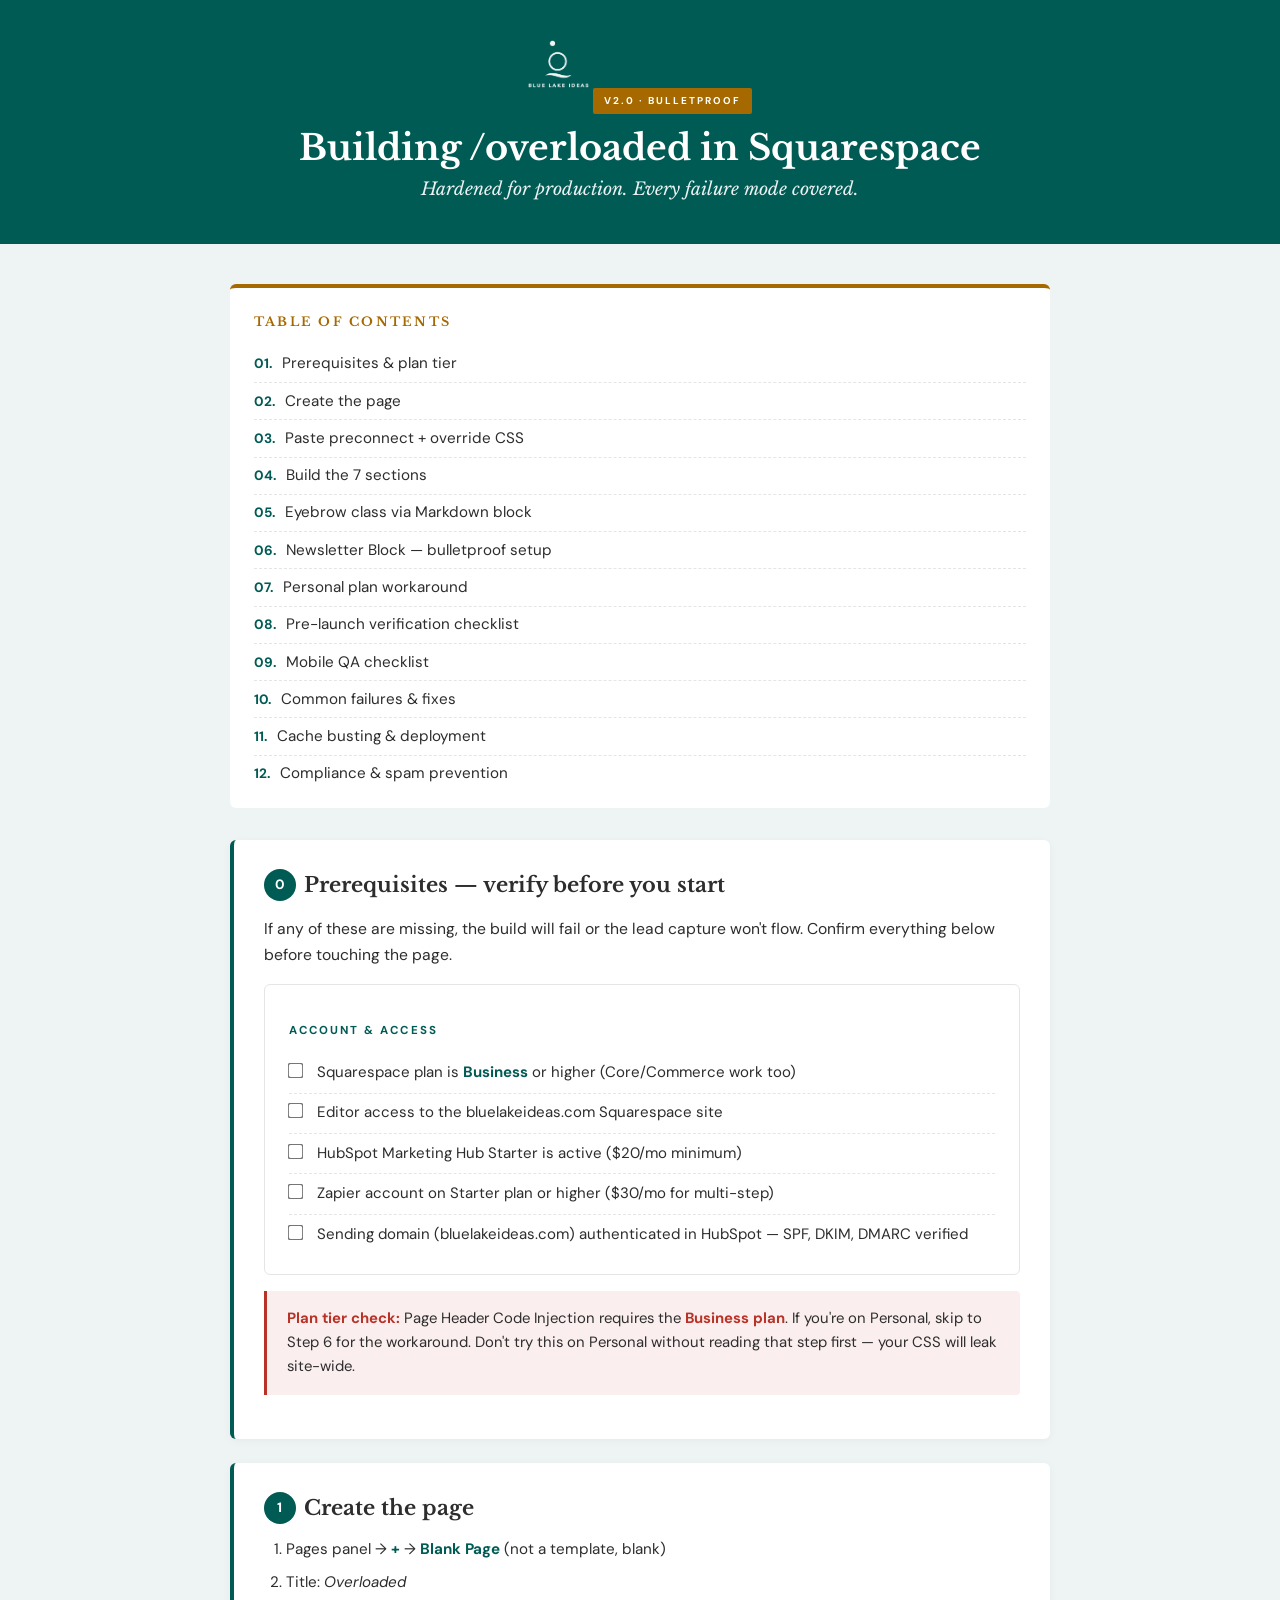
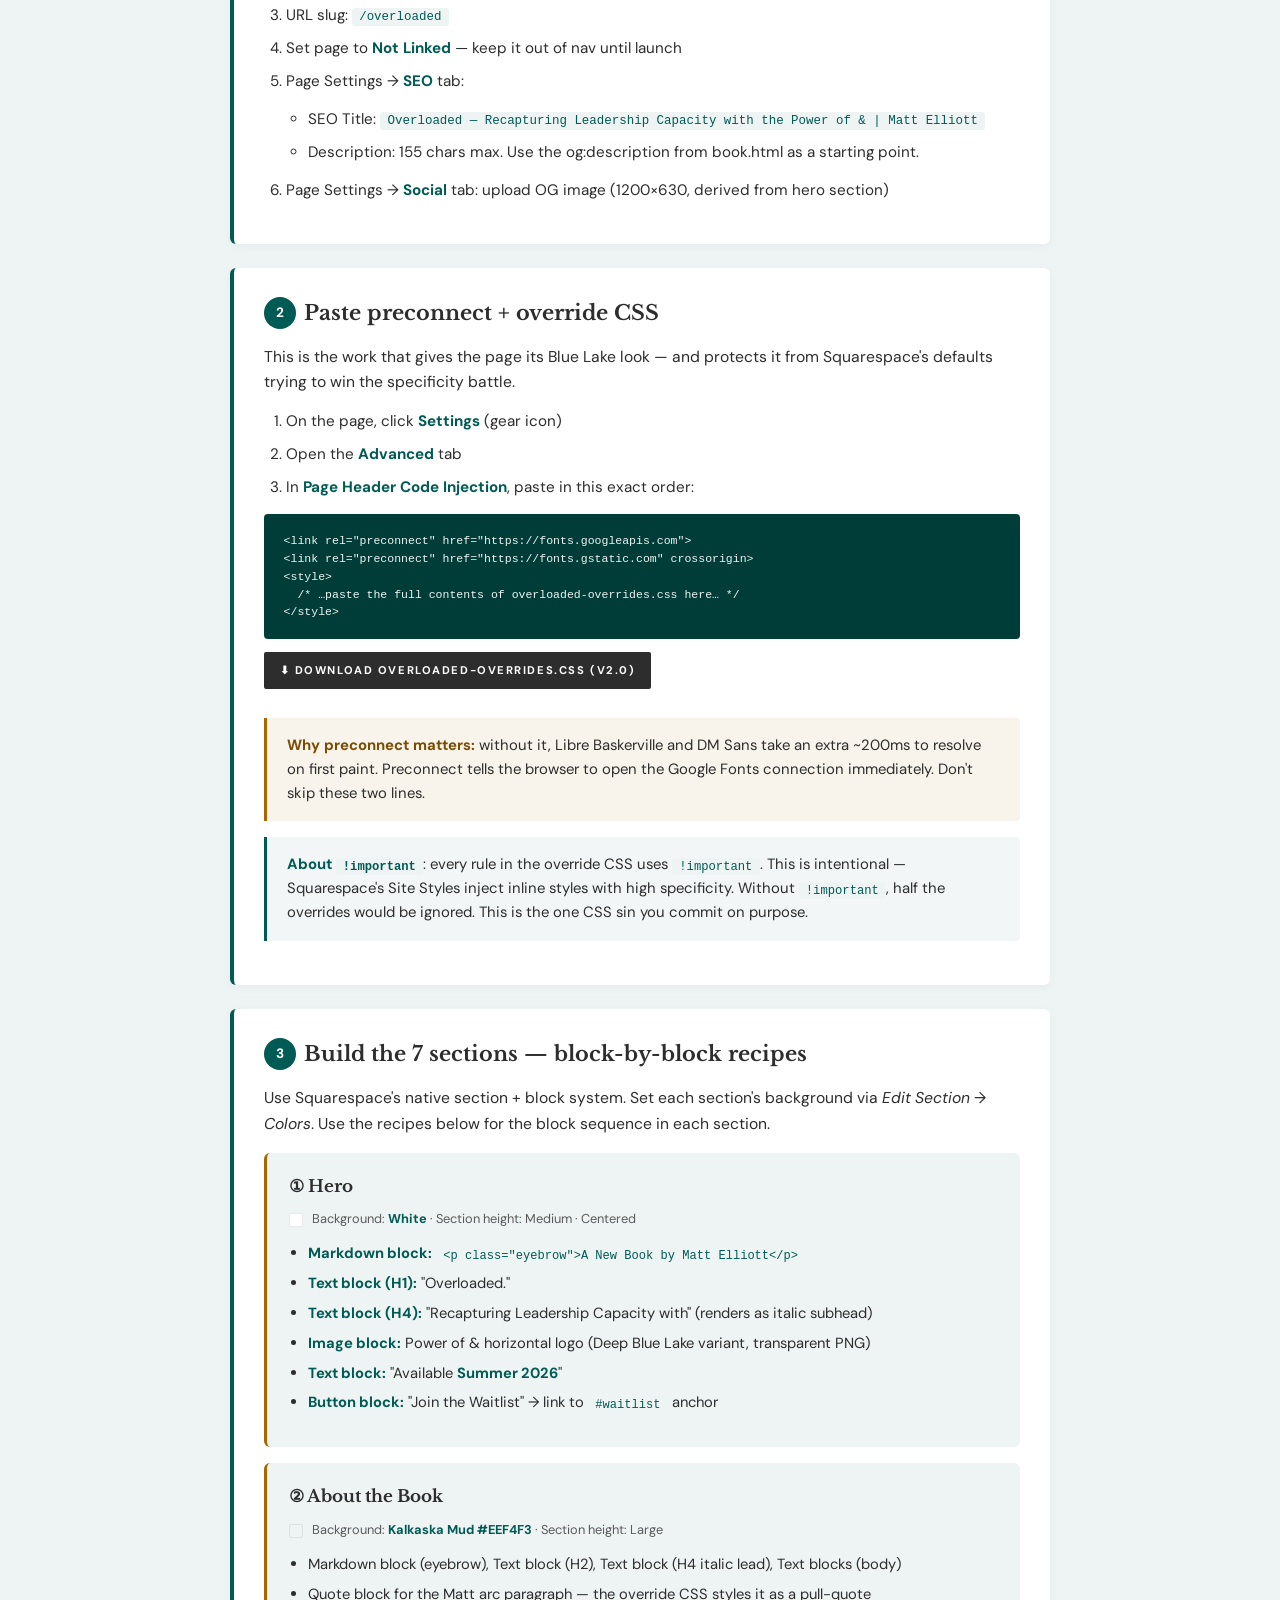
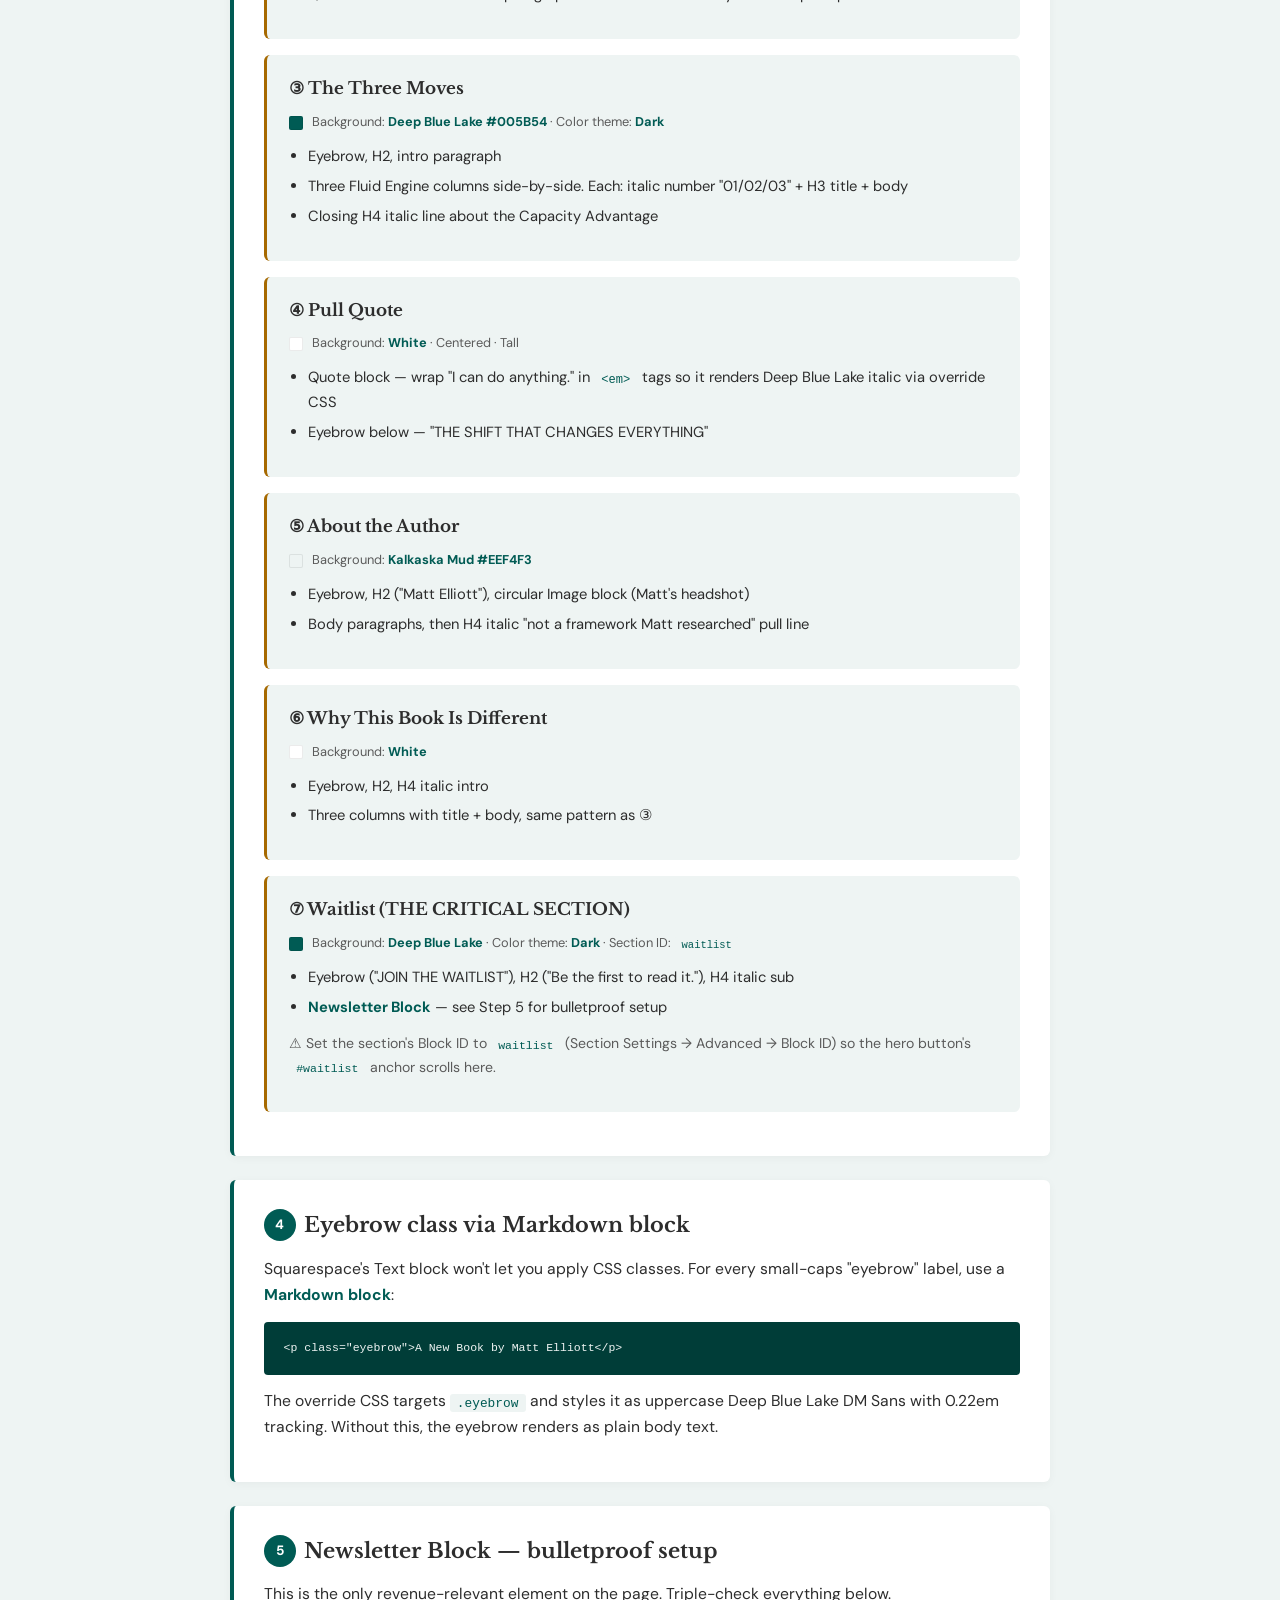
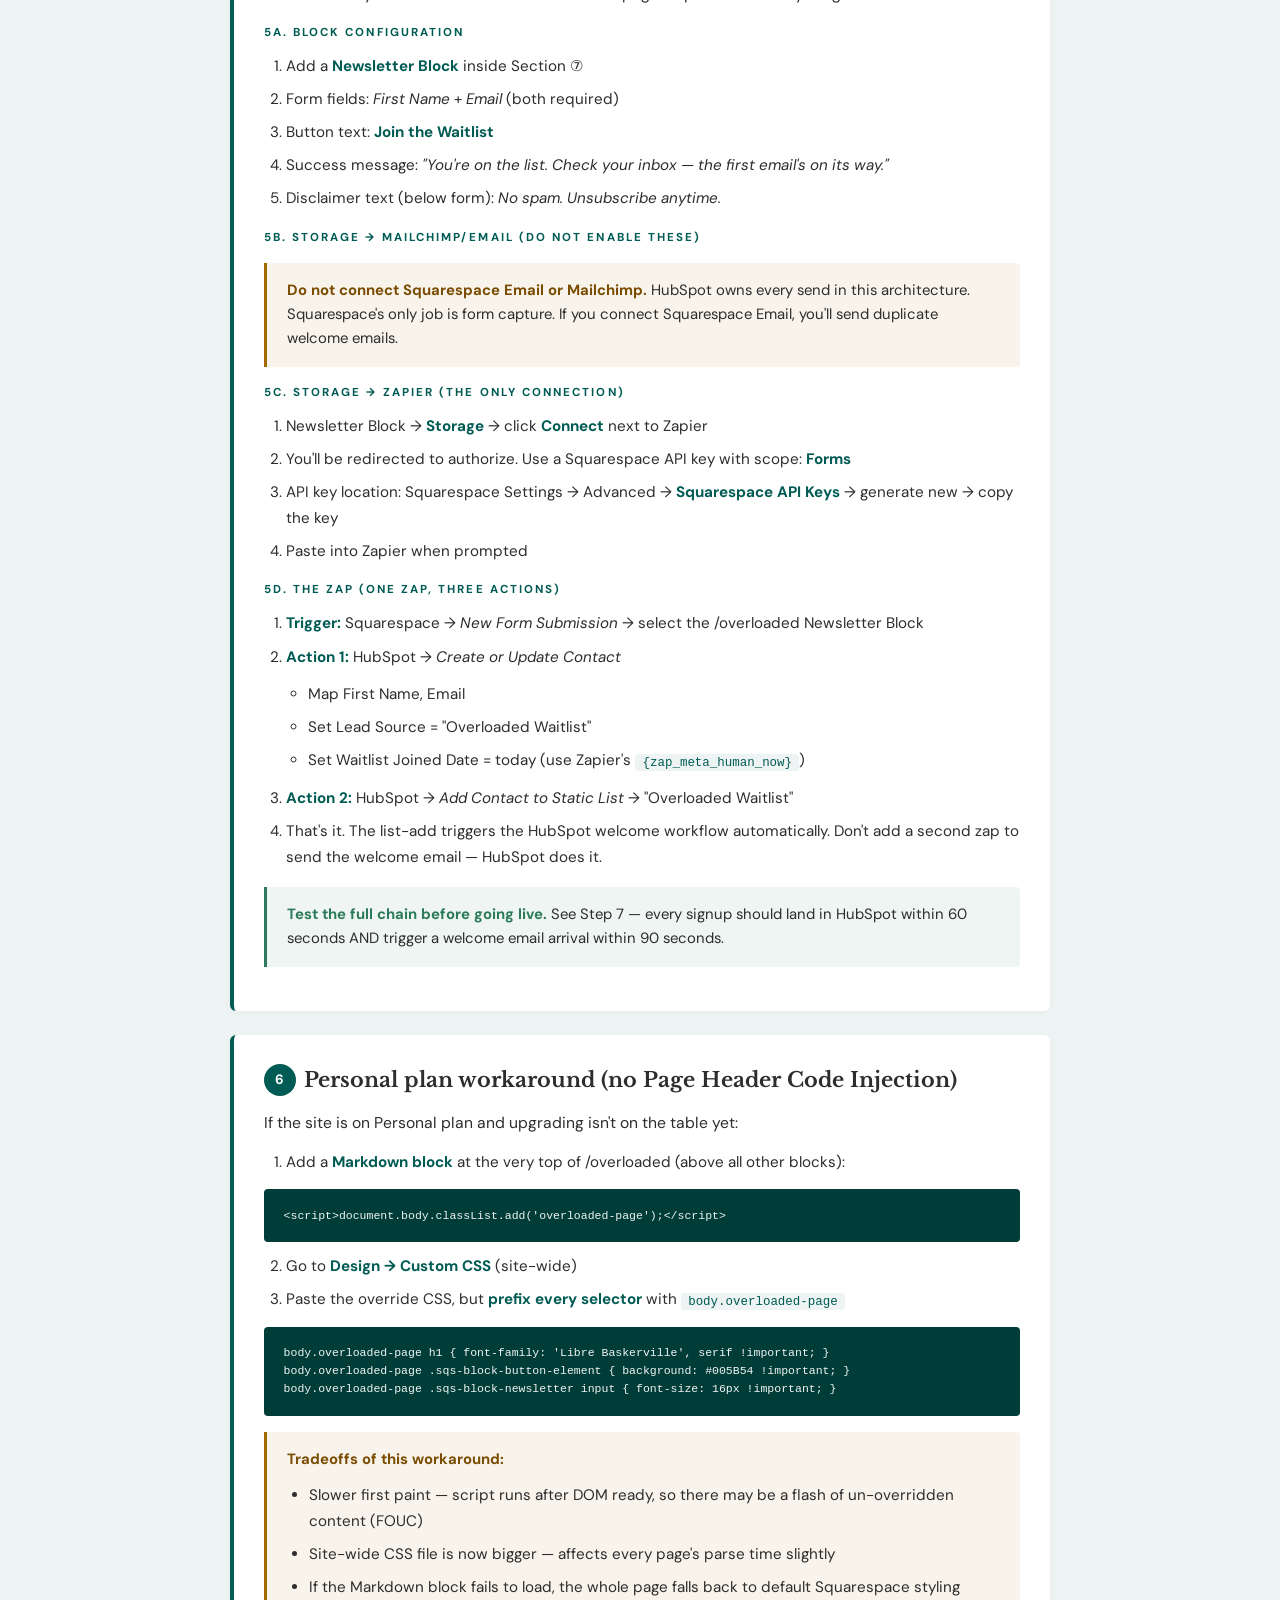
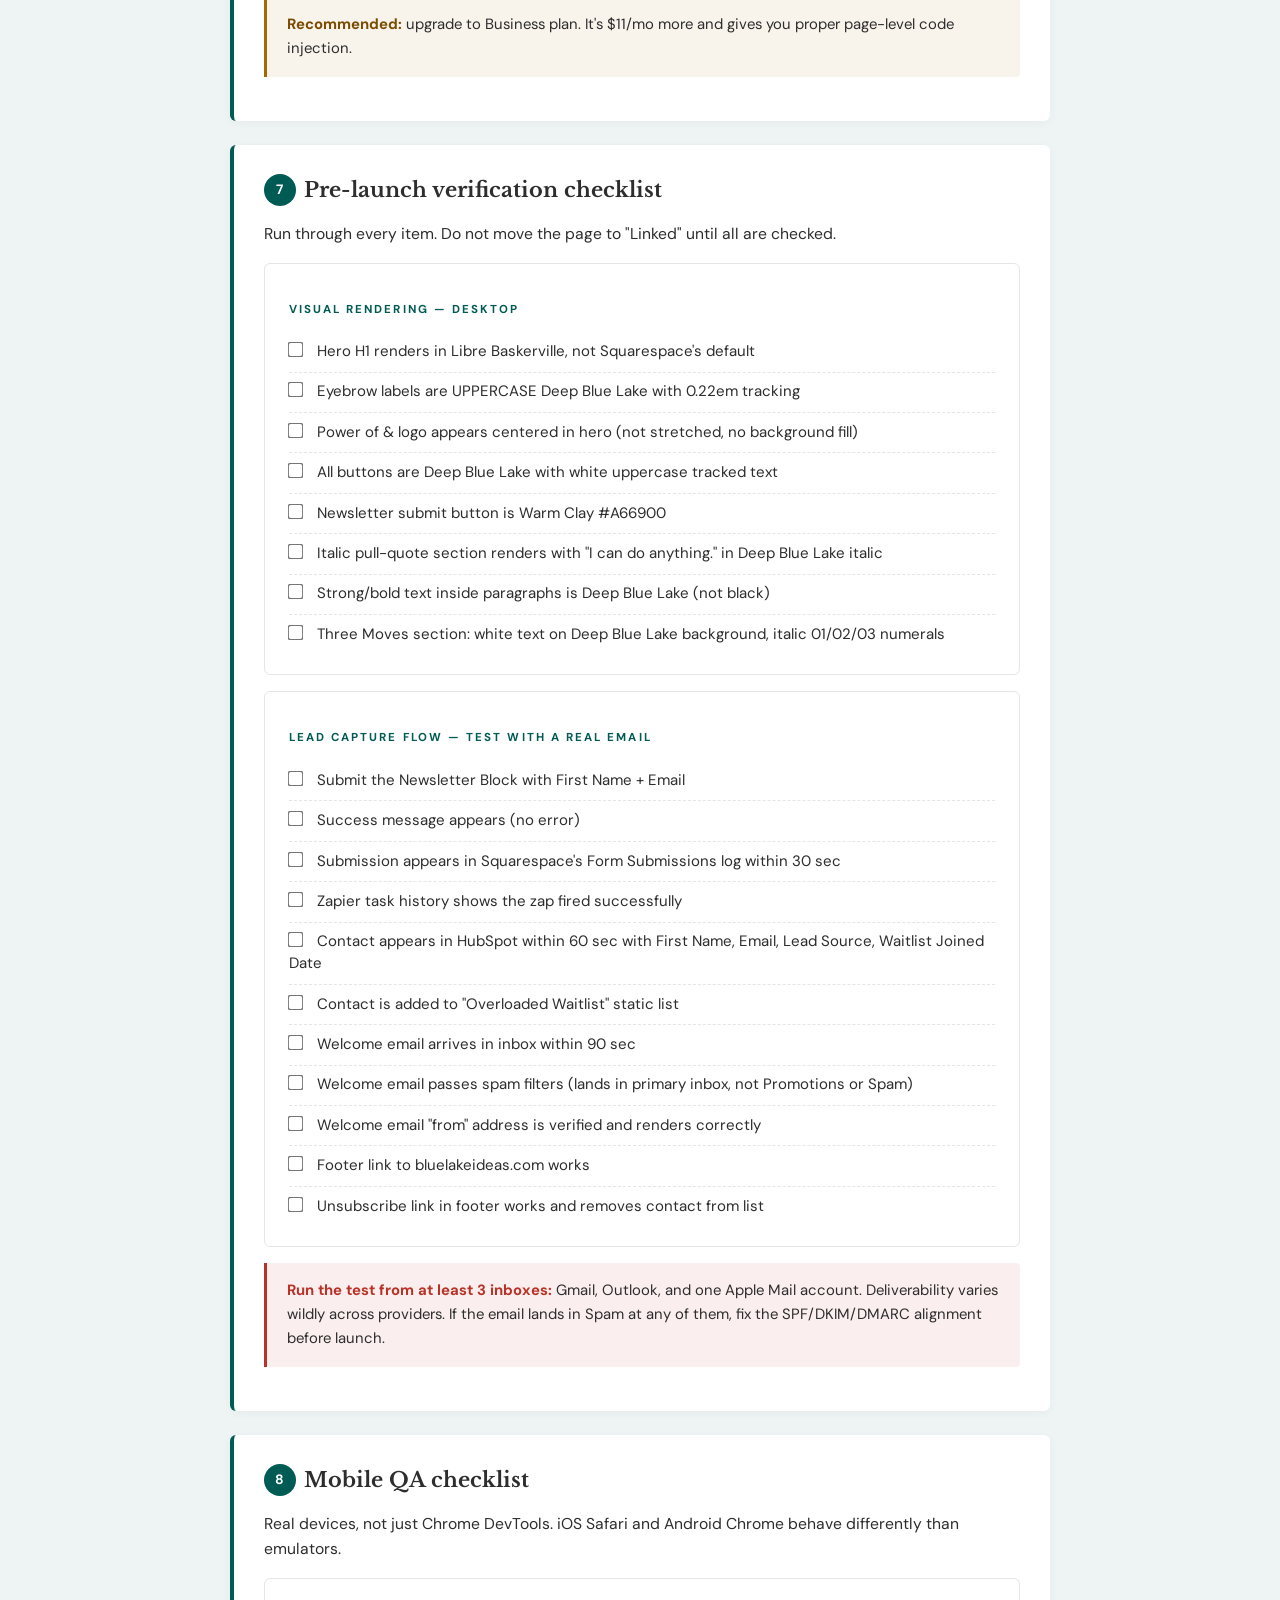
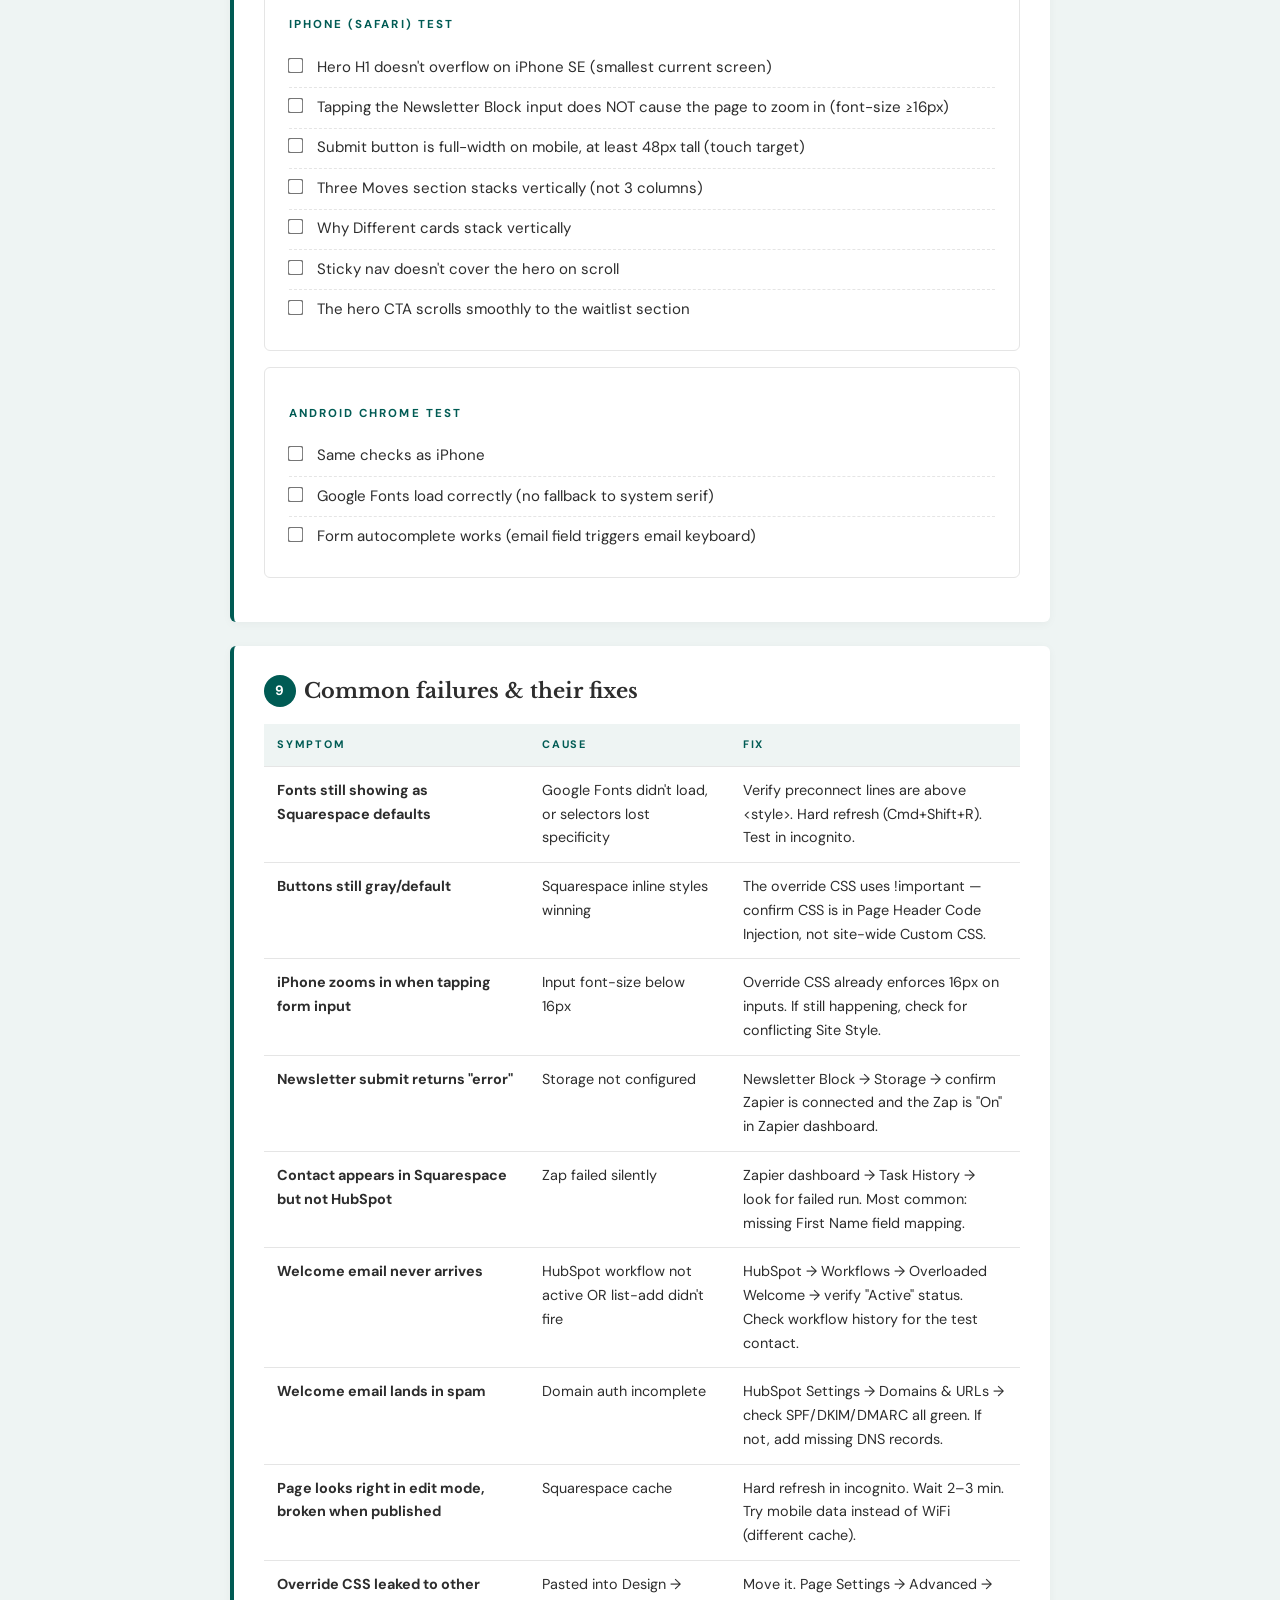
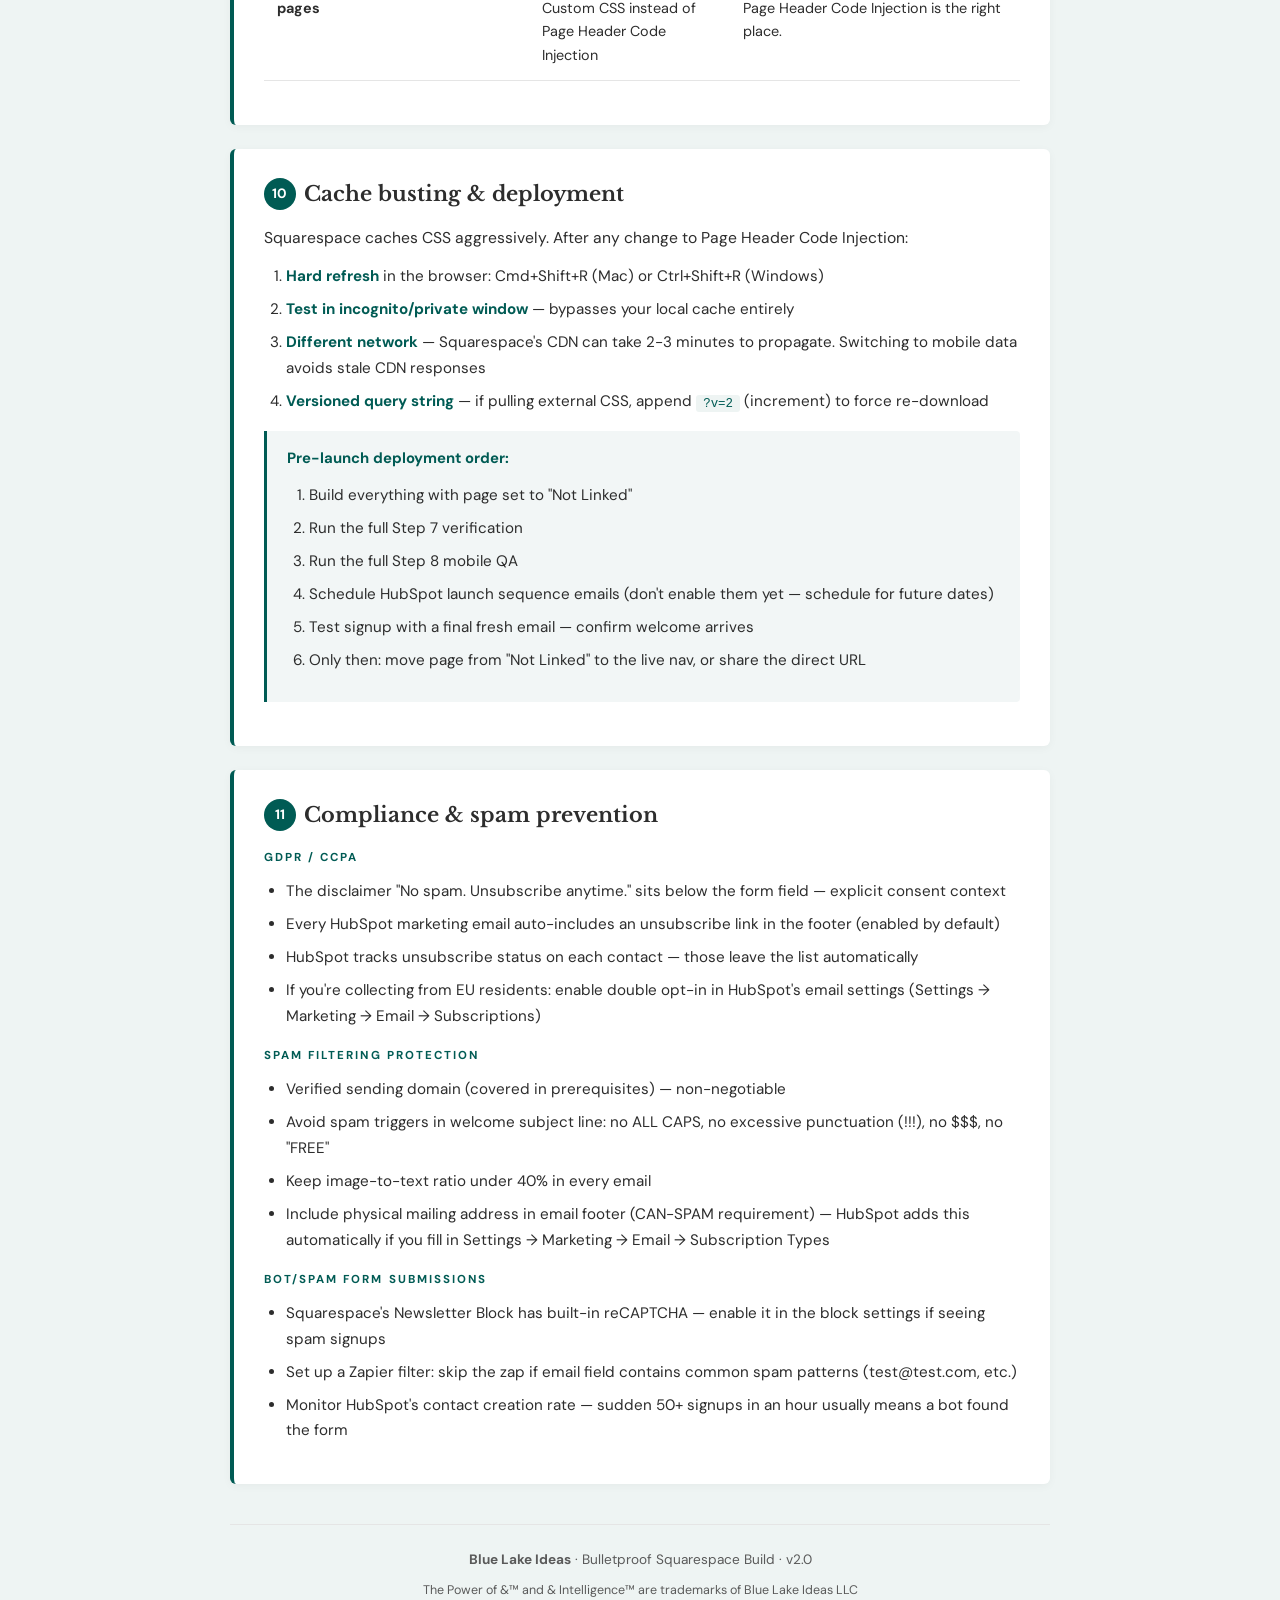
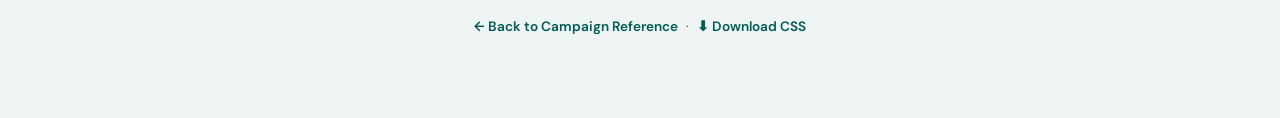
<file: squarespace-build.html>
<!DOCTYPE html>
<html lang="en">
<head>
<meta charset="UTF-8">
<meta name="viewport" content="width=device-width, initial-scale=1.0">
<title>Bulletproof Squarespace Build Guide | Overloaded</title>
<link rel="preconnect" href="https://fonts.googleapis.com">
<link rel="preconnect" href="https://fonts.gstatic.com" crossorigin>
<link href="https://fonts.googleapis.com/css2?family=Libre+Baskerville:ital,wght@0,400;0,700;1,400&family=DM+Sans:wght@300;400;500;600;700&display=swap" rel="stylesheet">
<style>
  :root {
    --deep-blue-lake: #005B54;
    --deep-blue-lake-deep: #003D38;
    --kalkaska-mud: #EEF4F3;
    --warm-clay: #A66900;
    --warm-clay-deep: #7A4C00;
    --ashes-brindle: #2D2D2D;
    --clarity-white: #FFFFFF;
    --text-light: #5A5A5A;
    --border: #E5E5E5;
    --danger: #B83227;
    --success: #2C7A5B;
  }
  * { margin: 0; padding: 0; box-sizing: border-box; }
  body {
    font-family: 'DM Sans', -apple-system, sans-serif;
    background: var(--kalkaska-mud);
    color: var(--ashes-brindle);
    line-height: 1.65;
    -webkit-font-smoothing: antialiased;
  }
  ::selection { background: var(--deep-blue-lake); color: var(--clarity-white); }

  .doc-header {
    background: var(--deep-blue-lake);
    color: var(--clarity-white);
    padding: 2.5rem 1.5rem 2.5rem;
    text-align: center;
  }
  .doc-header img { height: 48px; margin-bottom: 1rem; opacity: 0.95; }
  .doc-header .badge {
    display: inline-block;
    background: var(--warm-clay);
    color: var(--clarity-white);
    font-size: 0.62rem;
    font-weight: 700;
    letter-spacing: 0.2em;
    text-transform: uppercase;
    padding: 0.3rem 0.7rem;
    border-radius: 2px;
    margin-bottom: 0.85rem;
  }
  .doc-header h1 {
    font-family: 'Libre Baskerville', serif;
    font-weight: 700;
    font-size: clamp(1.6rem, 5vw, 2.2rem);
    line-height: 1.15;
    margin-bottom: 0.4rem;
  }
  .doc-header .sub {
    font-family: 'Libre Baskerville', serif;
    font-style: italic;
    font-size: clamp(0.95rem, 2.5vw, 1.1rem);
    opacity: 0.92;
  }

  .container {
    max-width: 860px;
    margin: 0 auto;
    padding: 2.5rem 1.25rem 5rem;
  }

  /* Table of contents */
  .toc {
    background: var(--clarity-white);
    border-radius: 6px;
    padding: 1.5rem 1.5rem 1rem;
    margin-bottom: 2rem;
    border-top: 4px solid var(--warm-clay);
  }
  .toc h2 {
    font-family: 'Libre Baskerville', serif;
    font-weight: 700;
    font-size: 0.78rem;
    letter-spacing: 0.18em;
    text-transform: uppercase;
    color: var(--warm-clay);
    margin-bottom: 0.85rem;
  }
  .toc ol {
    list-style: none;
    padding: 0;
    counter-reset: toc;
  }
  .toc ol li {
    counter-increment: toc;
    padding: 0.35rem 0;
    font-size: 0.95rem;
    border-bottom: 1px dashed var(--border);
  }
  .toc ol li:last-child { border-bottom: none; }
  .toc ol li::before {
    content: counter(toc, decimal-leading-zero) ".";
    color: var(--deep-blue-lake);
    font-weight: 700;
    margin-right: 0.6rem;
    font-size: 0.85rem;
  }
  .toc a { color: var(--ashes-brindle); text-decoration: none; }
  .toc a:hover { color: var(--deep-blue-lake); }

  /* Step blocks */
  .step {
    background: var(--clarity-white);
    border-radius: 6px;
    padding: 1.75rem 1.85rem;
    margin-bottom: 1.5rem;
    border-left: 4px solid var(--deep-blue-lake);
    box-shadow: 0 2px 10px rgba(0,0,0,0.04);
  }
  .step .num {
    display: inline-block;
    background: var(--deep-blue-lake);
    color: var(--clarity-white);
    width: 32px;
    height: 32px;
    border-radius: 50%;
    text-align: center;
    line-height: 32px;
    font-size: 0.85rem;
    font-weight: 700;
    margin-right: 0.5rem;
    vertical-align: middle;
  }
  .step h2 {
    font-family: 'Libre Baskerville', serif;
    font-weight: 700;
    font-size: 1.3rem;
    color: var(--ashes-brindle);
    display: inline;
    vertical-align: middle;
  }
  .step p {
    margin: 0.85rem 0;
    font-size: 0.98rem;
    line-height: 1.65;
  }
  .step strong { color: var(--deep-blue-lake); font-weight: 700; }
  .step ol, .step ul {
    padding-left: 1.4rem;
    margin: 0.75rem 0;
    font-size: 0.95rem;
    line-height: 1.7;
  }
  .step li { margin-bottom: 0.45rem; }
  .step h4 {
    font-family: 'DM Sans', sans-serif;
    font-size: 0.72rem;
    font-weight: 700;
    letter-spacing: 0.18em;
    text-transform: uppercase;
    color: var(--deep-blue-lake);
    margin: 1rem 0 0.4rem;
  }
  .step code {
    background: var(--kalkaska-mud);
    padding: 0.1rem 0.45rem;
    border-radius: 3px;
    font-family: 'SF Mono', Menlo, monospace;
    font-size: 0.82em;
    color: var(--deep-blue-lake);
  }
  pre.code {
    background: var(--deep-blue-lake-deep);
    color: var(--kalkaska-mud);
    padding: 1.1rem 1.25rem;
    border-radius: 4px;
    font-family: 'SF Mono', Menlo, monospace;
    font-size: 0.72rem;
    line-height: 1.55;
    overflow-x: auto;
    margin-top: 0.85rem;
    max-height: 360px;
  }

  /* Callout boxes */
  .callout {
    padding: 1rem 1.25rem;
    border-radius: 0 4px 4px 0;
    margin: 1rem 0;
    font-size: 0.93rem;
    line-height: 1.6;
  }
  .callout.warn {
    background: rgba(166, 105, 0, 0.08);
    border-left: 3px solid var(--warm-clay);
  }
  .callout.warn strong { color: var(--warm-clay-deep); }
  .callout.critical {
    background: rgba(184, 50, 39, 0.08);
    border-left: 3px solid var(--danger);
  }
  .callout.critical strong { color: var(--danger); }
  .callout.win {
    background: rgba(44, 122, 91, 0.08);
    border-left: 3px solid var(--success);
  }
  .callout.win strong { color: var(--success); }
  .callout.info {
    background: rgba(0, 91, 84, 0.05);
    border-left: 3px solid var(--deep-blue-lake);
  }
  .callout.info strong { color: var(--deep-blue-lake); }

  /* Section recipe blocks */
  .recipe {
    background: var(--kalkaska-mud);
    border-radius: 6px;
    padding: 1.25rem 1.4rem;
    margin: 1rem 0;
    border-left: 3px solid var(--warm-clay);
  }
  .recipe h3 {
    font-family: 'Libre Baskerville', serif;
    font-weight: 700;
    font-size: 1.05rem;
    color: var(--ashes-brindle);
    margin-bottom: 0.5rem;
  }
  .recipe .bg-swatch {
    display: inline-block;
    width: 14px;
    height: 14px;
    border-radius: 2px;
    vertical-align: middle;
    margin-right: 0.4rem;
    border: 1px solid rgba(0,0,0,0.08);
  }
  .recipe .meta {
    font-size: 0.8rem;
    color: var(--text-light);
    margin-bottom: 0.5rem;
  }
  .recipe ul { font-size: 0.92rem; padding-left: 1.2rem; }
  .recipe ul li { margin-bottom: 0.3rem; }

  /* Checklist (interactive checkboxes for testing) */
  .checklist {
    background: var(--clarity-white);
    border: 1px solid var(--border);
    border-radius: 6px;
    padding: 1.25rem 1.5rem;
    margin: 1rem 0;
  }
  .checklist h4 {
    font-family: 'DM Sans', sans-serif;
    font-size: 0.72rem;
    font-weight: 700;
    letter-spacing: 0.18em;
    text-transform: uppercase;
    color: var(--deep-blue-lake);
    margin-bottom: 0.85rem;
  }
  .checklist label {
    display: block;
    padding: 0.55rem 0;
    border-bottom: 1px dashed var(--border);
    font-size: 0.94rem;
    cursor: pointer;
    line-height: 1.45;
  }
  .checklist label:last-child { border-bottom: none; }
  .checklist input[type="checkbox"] {
    margin-right: 0.7rem;
    transform: scale(1.2);
    accent-color: var(--deep-blue-lake);
  }
  .checklist input[type="checkbox"]:checked + .check-text {
    text-decoration: line-through;
    color: var(--text-light);
  }

  /* Failure modes table */
  .failure-table {
    width: 100%;
    border-collapse: collapse;
    margin: 1rem 0;
    font-size: 0.9rem;
  }
  .failure-table th, .failure-table td {
    padding: 0.75rem 0.85rem;
    text-align: left;
    border-bottom: 1px solid var(--border);
    vertical-align: top;
  }
  .failure-table th {
    background: var(--kalkaska-mud);
    font-family: 'DM Sans', sans-serif;
    font-size: 0.68rem;
    font-weight: 700;
    letter-spacing: 0.16em;
    text-transform: uppercase;
    color: var(--deep-blue-lake);
  }
  .failure-table td:first-child { font-weight: 700; color: var(--ashes-brindle); width: 35%; }

  .copy-btn {
    display: inline-block;
    background: var(--ashes-brindle);
    color: var(--clarity-white);
    padding: 0.55rem 1rem;
    font-size: 0.7rem;
    font-weight: 700;
    letter-spacing: 0.14em;
    text-transform: uppercase;
    text-decoration: none;
    border-radius: 2px;
    margin: 0.85rem 0;
    border: none;
    cursor: pointer;
  }
  .copy-btn:hover { background: #000; }

  @media (max-width: 540px) {
    .container { padding: 1.75rem 1rem 3rem; }
    .step { padding: 1.35rem 1.25rem; }
    pre.code { font-size: 0.65rem; }
    .failure-table th, .failure-table td { padding: 0.6rem 0.5rem; font-size: 0.82rem; }
  }
</style>
</head>
<body>

<div class="doc-header">
  <img src="[data-uri]" alt="Blue Lake Ideas">
  <span class="badge">v2.0 · Bulletproof</span>
  <h1>Building /overloaded in Squarespace</h1>
  <div class="sub">Hardened for production. Every failure mode covered.</div>
</div>

<div class="container">

  <!-- ═══ TABLE OF CONTENTS ═══ -->
  <div class="toc">
    <h2>Table of Contents</h2>
    <ol>
      <li><a href="#prerequisites">Prerequisites &amp; plan tier</a></li>
      <li><a href="#step1">Create the page</a></li>
      <li><a href="#step2">Paste preconnect + override CSS</a></li>
      <li><a href="#step3">Build the 7 sections</a></li>
      <li><a href="#step4">Eyebrow class via Markdown block</a></li>
      <li><a href="#step5">Newsletter Block — bulletproof setup</a></li>
      <li><a href="#step6">Personal plan workaround</a></li>
      <li><a href="#step7">Pre-launch verification checklist</a></li>
      <li><a href="#step8">Mobile QA checklist</a></li>
      <li><a href="#step9">Common failures &amp; fixes</a></li>
      <li><a href="#step10">Cache busting &amp; deployment</a></li>
      <li><a href="#step11">Compliance &amp; spam prevention</a></li>
    </ol>
  </div>

  <!-- ═══ PREREQUISITES ═══ -->
  <div class="step" id="prerequisites">
    <span class="num">0</span><h2>Prerequisites — verify before you start</h2>
    <p>If any of these are missing, the build will fail or the lead capture won't flow. Confirm everything below before touching the page.</p>
    <div class="checklist">
      <h4>Account &amp; access</h4>
      <label><input type="checkbox"><span class="check-text"> Squarespace plan is <strong>Business</strong> or higher (Core/Commerce work too)</span></label>
      <label><input type="checkbox"><span class="check-text"> Editor access to the bluelakeideas.com Squarespace site</span></label>
      <label><input type="checkbox"><span class="check-text"> HubSpot Marketing Hub Starter is active ($20/mo minimum)</span></label>
      <label><input type="checkbox"><span class="check-text"> Zapier account on Starter plan or higher ($30/mo for multi-step)</span></label>
      <label><input type="checkbox"><span class="check-text"> Sending domain (bluelakeideas.com) authenticated in HubSpot — SPF, DKIM, DMARC verified</span></label>
    </div>
    <div class="callout critical">
      <strong>Plan tier check:</strong> Page Header Code Injection requires the <strong>Business plan</strong>. If you're on Personal, skip to Step 6 for the workaround. Don't try this on Personal without reading that step first — your CSS will leak site-wide.
    </div>
  </div>

  <!-- ═══ STEP 1 ═══ -->
  <div class="step" id="step1">
    <span class="num">1</span><h2>Create the page</h2>
    <ol>
      <li>Pages panel → <strong>+</strong> → <strong>Blank Page</strong> (not a template, blank)</li>
      <li>Title: <em>Overloaded</em></li>
      <li>URL slug: <code>/overloaded</code></li>
      <li>Set page to <strong>Not Linked</strong> — keep it out of nav until launch</li>
      <li>Page Settings → <strong>SEO</strong> tab:
        <ul>
          <li>SEO Title: <code>Overloaded — Recapturing Leadership Capacity with the Power of &amp; | Matt Elliott</code></li>
          <li>Description: 155 chars max. Use the og:description from book.html as a starting point.</li>
        </ul>
      </li>
      <li>Page Settings → <strong>Social</strong> tab: upload OG image (1200×630, derived from hero section)</li>
    </ol>
  </div>

  <!-- ═══ STEP 2 ═══ -->
  <div class="step" id="step2">
    <span class="num">2</span><h2>Paste preconnect + override CSS</h2>
    <p>This is the work that gives the page its Blue Lake look — and protects it from Squarespace's defaults trying to win the specificity battle.</p>
    <ol>
      <li>On the page, click <strong>Settings</strong> (gear icon)</li>
      <li>Open the <strong>Advanced</strong> tab</li>
      <li>In <strong>Page Header Code Injection</strong>, paste in this exact order:</li>
    </ol>
    <pre class="code">&lt;link rel="preconnect" href="https://fonts.googleapis.com"&gt;
&lt;link rel="preconnect" href="https://fonts.gstatic.com" crossorigin&gt;
&lt;style&gt;
  /* …paste the full contents of overloaded-overrides.css here… */
&lt;/style&gt;</pre>
    <a href="./overloaded-overrides.css" download class="copy-btn">⬇ Download overloaded-overrides.css (v2.0)</a>
    <div class="callout warn">
      <strong>Why preconnect matters:</strong> without it, Libre Baskerville and DM Sans take an extra ~200ms to resolve on first paint. Preconnect tells the browser to open the Google Fonts connection immediately. Don't skip these two lines.
    </div>
    <div class="callout info">
      <strong>About <code>!important</strong></code>: every rule in the override CSS uses <code>!important</code>. This is intentional — Squarespace's Site Styles inject inline styles with high specificity. Without <code>!important</code>, half the overrides would be ignored. This is the one CSS sin you commit on purpose.
    </div>
  </div>

  <!-- ═══ STEP 3 ═══ -->
  <div class="step" id="step3">
    <span class="num">3</span><h2>Build the 7 sections — block-by-block recipes</h2>
    <p>Use Squarespace's native section + block system. Set each section's background via <em>Edit Section → Colors</em>. Use the recipes below for the block sequence in each section.</p>

    <div class="recipe">
      <h3>① Hero</h3>
      <div class="meta"><span class="bg-swatch" style="background:#FFFFFF;"></span> Background: <strong>White</strong> · Section height: Medium · Centered</div>
      <ul>
        <li><strong>Markdown block:</strong> <code>&lt;p class="eyebrow"&gt;A New Book by Matt Elliott&lt;/p&gt;</code></li>
        <li><strong>Text block (H1):</strong> "Overloaded."</li>
        <li><strong>Text block (H4):</strong> "Recapturing Leadership Capacity with" (renders as italic subhead)</li>
        <li><strong>Image block:</strong> Power of &amp; horizontal logo (Deep Blue Lake variant, transparent PNG)</li>
        <li><strong>Text block:</strong> "Available <strong>Summer 2026</strong>"</li>
        <li><strong>Button block:</strong> "Join the Waitlist" → link to <code>#waitlist</code> anchor</li>
      </ul>
    </div>

    <div class="recipe">
      <h3>② About the Book</h3>
      <div class="meta"><span class="bg-swatch" style="background:#EEF4F3;"></span> Background: <strong>Kalkaska Mud #EEF4F3</strong> · Section height: Large</div>
      <ul>
        <li>Markdown block (eyebrow), Text block (H2), Text block (H4 italic lead), Text blocks (body)</li>
        <li>Quote block for the Matt arc paragraph — the override CSS styles it as a pull-quote</li>
      </ul>
    </div>

    <div class="recipe">
      <h3>③ The Three Moves</h3>
      <div class="meta"><span class="bg-swatch" style="background:#005B54;"></span> Background: <strong>Deep Blue Lake #005B54</strong> · Color theme: <strong>Dark</strong></div>
      <ul>
        <li>Eyebrow, H2, intro paragraph</li>
        <li>Three Fluid Engine columns side-by-side. Each: italic number "01/02/03" + H3 title + body</li>
        <li>Closing H4 italic line about the Capacity Advantage</li>
      </ul>
    </div>

    <div class="recipe">
      <h3>④ Pull Quote</h3>
      <div class="meta"><span class="bg-swatch" style="background:#FFFFFF;"></span> Background: <strong>White</strong> · Centered · Tall</div>
      <ul>
        <li>Quote block — wrap "I can do anything." in <code>&lt;em&gt;</code> tags so it renders Deep Blue Lake italic via override CSS</li>
        <li>Eyebrow below — "THE SHIFT THAT CHANGES EVERYTHING"</li>
      </ul>
    </div>

    <div class="recipe">
      <h3>⑤ About the Author</h3>
      <div class="meta"><span class="bg-swatch" style="background:#EEF4F3;"></span> Background: <strong>Kalkaska Mud #EEF4F3</strong></div>
      <ul>
        <li>Eyebrow, H2 ("Matt Elliott"), circular Image block (Matt's headshot)</li>
        <li>Body paragraphs, then H4 italic "not a framework Matt researched" pull line</li>
      </ul>
    </div>

    <div class="recipe">
      <h3>⑥ Why This Book Is Different</h3>
      <div class="meta"><span class="bg-swatch" style="background:#FFFFFF;"></span> Background: <strong>White</strong></div>
      <ul>
        <li>Eyebrow, H2, H4 italic intro</li>
        <li>Three columns with title + body, same pattern as ③</li>
      </ul>
    </div>

    <div class="recipe">
      <h3>⑦ Waitlist (THE CRITICAL SECTION)</h3>
      <div class="meta"><span class="bg-swatch" style="background:#005B54;"></span> Background: <strong>Deep Blue Lake</strong> · Color theme: <strong>Dark</strong> · Section ID: <code>waitlist</code></div>
      <ul>
        <li>Eyebrow ("JOIN THE WAITLIST"), H2 ("Be the first to read it."), H4 italic sub</li>
        <li><strong>Newsletter Block</strong> — see Step 5 for bulletproof setup</li>
      </ul>
      <p style="margin-top:0.6rem;font-size:0.88rem;color:var(--text-light);">⚠ Set the section's Block ID to <code>waitlist</code> (Section Settings → Advanced → Block ID) so the hero button's <code>#waitlist</code> anchor scrolls here.</p>
    </div>
  </div>

  <!-- ═══ STEP 4 ═══ -->
  <div class="step" id="step4">
    <span class="num">4</span><h2>Eyebrow class via Markdown block</h2>
    <p>Squarespace's Text block won't let you apply CSS classes. For every small-caps "eyebrow" label, use a <strong>Markdown block</strong>:</p>
    <pre class="code">&lt;p class="eyebrow"&gt;A New Book by Matt Elliott&lt;/p&gt;</pre>
    <p>The override CSS targets <code>.eyebrow</code> and styles it as uppercase Deep Blue Lake DM Sans with 0.22em tracking. Without this, the eyebrow renders as plain body text.</p>
  </div>

  <!-- ═══ STEP 5 — Newsletter Block bulletproof setup ═══ -->
  <div class="step" id="step5">
    <span class="num">5</span><h2>Newsletter Block — bulletproof setup</h2>
    <p>This is the only revenue-relevant element on the page. Triple-check everything below.</p>

    <h4>5a. Block configuration</h4>
    <ol>
      <li>Add a <strong>Newsletter Block</strong> inside Section ⑦</li>
      <li>Form fields: <em>First Name</em> + <em>Email</em> (both required)</li>
      <li>Button text: <strong>Join the Waitlist</strong></li>
      <li>Success message: <em>"You're on the list. Check your inbox — the first email's on its way."</em></li>
      <li>Disclaimer text (below form): <em>No spam. Unsubscribe anytime.</em></li>
    </ol>

    <h4>5b. Storage → Mailchimp/Email (do not enable these)</h4>
    <div class="callout warn">
      <strong>Do not connect Squarespace Email or Mailchimp.</strong> HubSpot owns every send in this architecture. Squarespace's only job is form capture. If you connect Squarespace Email, you'll send duplicate welcome emails.
    </div>

    <h4>5c. Storage → Zapier (the only connection)</h4>
    <ol>
      <li>Newsletter Block → <strong>Storage</strong> → click <strong>Connect</strong> next to Zapier</li>
      <li>You'll be redirected to authorize. Use a Squarespace API key with scope: <strong>Forms</strong></li>
      <li>API key location: Squarespace Settings → Advanced → <strong>Squarespace API Keys</strong> → generate new → copy the key</li>
      <li>Paste into Zapier when prompted</li>
    </ol>

    <h4>5d. The Zap (one zap, three actions)</h4>
    <ol>
      <li><strong>Trigger:</strong> Squarespace → <em>New Form Submission</em> → select the /overloaded Newsletter Block</li>
      <li><strong>Action 1:</strong> HubSpot → <em>Create or Update Contact</em>
        <ul>
          <li>Map First Name, Email</li>
          <li>Set Lead Source = "Overloaded Waitlist"</li>
          <li>Set Waitlist Joined Date = today (use Zapier's <code>{zap_meta_human_now}</code>)</li>
        </ul>
      </li>
      <li><strong>Action 2:</strong> HubSpot → <em>Add Contact to Static List</em> → "Overloaded Waitlist"</li>
      <li>That's it. The list-add triggers the HubSpot welcome workflow automatically. Don't add a second zap to send the welcome email — HubSpot does it.</li>
    </ol>

    <div class="callout win">
      <strong>Test the full chain before going live.</strong> See Step 7 — every signup should land in HubSpot within 60 seconds AND trigger a welcome email arrival within 90 seconds.
    </div>
  </div>

  <!-- ═══ STEP 6 — Personal plan workaround ═══ -->
  <div class="step" id="step6">
    <span class="num">6</span><h2>Personal plan workaround (no Page Header Code Injection)</h2>
    <p>If the site is on Personal plan and upgrading isn't on the table yet:</p>
    <ol>
      <li>Add a <strong>Markdown block</strong> at the very top of /overloaded (above all other blocks):</li>
    </ol>
    <pre class="code">&lt;script&gt;document.body.classList.add('overloaded-page');&lt;/script&gt;</pre>
    <ol start="2">
      <li>Go to <strong>Design → Custom CSS</strong> (site-wide)</li>
      <li>Paste the override CSS, but <strong>prefix every selector</strong> with <code>body.overloaded-page</code></li>
    </ol>
    <pre class="code">body.overloaded-page h1 { font-family: 'Libre Baskerville', serif !important; }
body.overloaded-page .sqs-block-button-element { background: #005B54 !important; }
body.overloaded-page .sqs-block-newsletter input { font-size: 16px !important; }</pre>
    <div class="callout warn">
      <strong>Tradeoffs of this workaround:</strong>
      <ul>
        <li>Slower first paint — script runs after DOM ready, so there may be a flash of un-overridden content (FOUC)</li>
        <li>Site-wide CSS file is now bigger — affects every page's parse time slightly</li>
        <li>If the Markdown block fails to load, the whole page falls back to default Squarespace styling</li>
      </ul>
      <strong>Recommended:</strong> upgrade to Business plan. It's $11/mo more and gives you proper page-level code injection.
    </div>
  </div>

  <!-- ═══ STEP 7 — Pre-launch verification ═══ -->
  <div class="step" id="step7">
    <span class="num">7</span><h2>Pre-launch verification checklist</h2>
    <p>Run through every item. Do not move the page to "Linked" until all are checked.</p>

    <div class="checklist">
      <h4>Visual rendering — desktop</h4>
      <label><input type="checkbox"><span class="check-text"> Hero H1 renders in Libre Baskerville, not Squarespace's default</span></label>
      <label><input type="checkbox"><span class="check-text"> Eyebrow labels are UPPERCASE Deep Blue Lake with 0.22em tracking</span></label>
      <label><input type="checkbox"><span class="check-text"> Power of &amp; logo appears centered in hero (not stretched, no background fill)</span></label>
      <label><input type="checkbox"><span class="check-text"> All buttons are Deep Blue Lake with white uppercase tracked text</span></label>
      <label><input type="checkbox"><span class="check-text"> Newsletter submit button is Warm Clay #A66900</span></label>
      <label><input type="checkbox"><span class="check-text"> Italic pull-quote section renders with "I can do anything." in Deep Blue Lake italic</span></label>
      <label><input type="checkbox"><span class="check-text"> Strong/bold text inside paragraphs is Deep Blue Lake (not black)</span></label>
      <label><input type="checkbox"><span class="check-text"> Three Moves section: white text on Deep Blue Lake background, italic 01/02/03 numerals</span></label>
    </div>

    <div class="checklist">
      <h4>Lead capture flow — test with a real email</h4>
      <label><input type="checkbox"><span class="check-text"> Submit the Newsletter Block with First Name + Email</span></label>
      <label><input type="checkbox"><span class="check-text"> Success message appears (no error)</span></label>
      <label><input type="checkbox"><span class="check-text"> Submission appears in Squarespace's Form Submissions log within 30 sec</span></label>
      <label><input type="checkbox"><span class="check-text"> Zapier task history shows the zap fired successfully</span></label>
      <label><input type="checkbox"><span class="check-text"> Contact appears in HubSpot within 60 sec with First Name, Email, Lead Source, Waitlist Joined Date</span></label>
      <label><input type="checkbox"><span class="check-text"> Contact is added to "Overloaded Waitlist" static list</span></label>
      <label><input type="checkbox"><span class="check-text"> Welcome email arrives in inbox within 90 sec</span></label>
      <label><input type="checkbox"><span class="check-text"> Welcome email passes spam filters (lands in primary inbox, not Promotions or Spam)</span></label>
      <label><input type="checkbox"><span class="check-text"> Welcome email "from" address is verified and renders correctly</span></label>
      <label><input type="checkbox"><span class="check-text"> Footer link to bluelakeideas.com works</span></label>
      <label><input type="checkbox"><span class="check-text"> Unsubscribe link in footer works and removes contact from list</span></label>
    </div>

    <div class="callout critical">
      <strong>Run the test from at least 3 inboxes:</strong> Gmail, Outlook, and one Apple Mail account. Deliverability varies wildly across providers. If the email lands in Spam at any of them, fix the SPF/DKIM/DMARC alignment before launch.
    </div>
  </div>

  <!-- ═══ STEP 8 — Mobile QA ═══ -->
  <div class="step" id="step8">
    <span class="num">8</span><h2>Mobile QA checklist</h2>
    <p>Real devices, not just Chrome DevTools. iOS Safari and Android Chrome behave differently than emulators.</p>
    <div class="checklist">
      <h4>iPhone (Safari) test</h4>
      <label><input type="checkbox"><span class="check-text"> Hero H1 doesn't overflow on iPhone SE (smallest current screen)</span></label>
      <label><input type="checkbox"><span class="check-text"> Tapping the Newsletter Block input does NOT cause the page to zoom in (font-size ≥16px)</span></label>
      <label><input type="checkbox"><span class="check-text"> Submit button is full-width on mobile, at least 48px tall (touch target)</span></label>
      <label><input type="checkbox"><span class="check-text"> Three Moves section stacks vertically (not 3 columns)</span></label>
      <label><input type="checkbox"><span class="check-text"> Why Different cards stack vertically</span></label>
      <label><input type="checkbox"><span class="check-text"> Sticky nav doesn't cover the hero on scroll</span></label>
      <label><input type="checkbox"><span class="check-text"> The hero CTA scrolls smoothly to the waitlist section</span></label>
    </div>
    <div class="checklist">
      <h4>Android Chrome test</h4>
      <label><input type="checkbox"><span class="check-text"> Same checks as iPhone</span></label>
      <label><input type="checkbox"><span class="check-text"> Google Fonts load correctly (no fallback to system serif)</span></label>
      <label><input type="checkbox"><span class="check-text"> Form autocomplete works (email field triggers email keyboard)</span></label>
    </div>
  </div>

  <!-- ═══ STEP 9 — Common failures ═══ -->
  <div class="step" id="step9">
    <span class="num">9</span><h2>Common failures &amp; their fixes</h2>
    <table class="failure-table">
      <tr><th>Symptom</th><th>Cause</th><th>Fix</th></tr>
      <tr>
        <td>Fonts still showing as Squarespace defaults</td>
        <td>Google Fonts didn't load, or selectors lost specificity</td>
        <td>Verify preconnect lines are above &lt;style&gt;. Hard refresh (Cmd+Shift+R). Test in incognito.</td>
      </tr>
      <tr>
        <td>Buttons still gray/default</td>
        <td>Squarespace inline styles winning</td>
        <td>The override CSS uses !important — confirm CSS is in Page Header Code Injection, not site-wide Custom CSS.</td>
      </tr>
      <tr>
        <td>iPhone zooms in when tapping form input</td>
        <td>Input font-size below 16px</td>
        <td>Override CSS already enforces 16px on inputs. If still happening, check for conflicting Site Style.</td>
      </tr>
      <tr>
        <td>Newsletter submit returns "error"</td>
        <td>Storage not configured</td>
        <td>Newsletter Block → Storage → confirm Zapier is connected and the Zap is "On" in Zapier dashboard.</td>
      </tr>
      <tr>
        <td>Contact appears in Squarespace but not HubSpot</td>
        <td>Zap failed silently</td>
        <td>Zapier dashboard → Task History → look for failed run. Most common: missing First Name field mapping.</td>
      </tr>
      <tr>
        <td>Welcome email never arrives</td>
        <td>HubSpot workflow not active OR list-add didn't fire</td>
        <td>HubSpot → Workflows → Overloaded Welcome → verify "Active" status. Check workflow history for the test contact.</td>
      </tr>
      <tr>
        <td>Welcome email lands in spam</td>
        <td>Domain auth incomplete</td>
        <td>HubSpot Settings → Domains &amp; URLs → check SPF/DKIM/DMARC all green. If not, add missing DNS records.</td>
      </tr>
      <tr>
        <td>Page looks right in edit mode, broken when published</td>
        <td>Squarespace cache</td>
        <td>Hard refresh in incognito. Wait 2–3 min. Try mobile data instead of WiFi (different cache).</td>
      </tr>
      <tr>
        <td>Override CSS leaked to other pages</td>
        <td>Pasted into Design → Custom CSS instead of Page Header Code Injection</td>
        <td>Move it. Page Settings → Advanced → Page Header Code Injection is the right place.</td>
      </tr>
    </table>
  </div>

  <!-- ═══ STEP 10 — Cache busting ═══ -->
  <div class="step" id="step10">
    <span class="num">10</span><h2>Cache busting &amp; deployment</h2>
    <p>Squarespace caches CSS aggressively. After any change to Page Header Code Injection:</p>
    <ol>
      <li><strong>Hard refresh</strong> in the browser: Cmd+Shift+R (Mac) or Ctrl+Shift+R (Windows)</li>
      <li><strong>Test in incognito/private window</strong> — bypasses your local cache entirely</li>
      <li><strong>Different network</strong> — Squarespace's CDN can take 2-3 minutes to propagate. Switching to mobile data avoids stale CDN responses</li>
      <li><strong>Versioned query string</strong> — if pulling external CSS, append <code>?v=2</code> (increment) to force re-download</li>
    </ol>
    <div class="callout info">
      <strong>Pre-launch deployment order:</strong>
      <ol>
        <li>Build everything with page set to "Not Linked"</li>
        <li>Run the full Step 7 verification</li>
        <li>Run the full Step 8 mobile QA</li>
        <li>Schedule HubSpot launch sequence emails (don't enable them yet — schedule for future dates)</li>
        <li>Test signup with a final fresh email — confirm welcome arrives</li>
        <li>Only then: move page from "Not Linked" to the live nav, or share the direct URL</li>
      </ol>
    </div>
  </div>

  <!-- ═══ STEP 11 — Compliance ═══ -->
  <div class="step" id="step11">
    <span class="num">11</span><h2>Compliance &amp; spam prevention</h2>

    <h4>GDPR / CCPA</h4>
    <ul>
      <li>The disclaimer "No spam. Unsubscribe anytime." sits below the form field — explicit consent context</li>
      <li>Every HubSpot marketing email auto-includes an unsubscribe link in the footer (enabled by default)</li>
      <li>HubSpot tracks unsubscribe status on each contact — those leave the list automatically</li>
      <li>If you're collecting from EU residents: enable double opt-in in HubSpot's email settings (Settings → Marketing → Email → Subscriptions)</li>
    </ul>

    <h4>Spam filtering protection</h4>
    <ul>
      <li>Verified sending domain (covered in prerequisites) — non-negotiable</li>
      <li>Avoid spam triggers in welcome subject line: no ALL CAPS, no excessive punctuation (!!!), no $$$, no "FREE"</li>
      <li>Keep image-to-text ratio under 40% in every email</li>
      <li>Include physical mailing address in email footer (CAN-SPAM requirement) — HubSpot adds this automatically if you fill in Settings → Marketing → Email → Subscription Types</li>
    </ul>

    <h4>Bot/spam form submissions</h4>
    <ul>
      <li>Squarespace's Newsletter Block has built-in reCAPTCHA — enable it in the block settings if seeing spam signups</li>
      <li>Set up a Zapier filter: skip the zap if email field contains common spam patterns (test@test.com, etc.)</li>
      <li>Monitor HubSpot's contact creation rate — sudden 50+ signups in an hour usually means a bot found the form</li>
    </ul>
  </div>

  <div style="text-align:center;margin-top:2.5rem;padding-top:1.5rem;border-top:1px solid var(--border);font-size:0.85rem;color:var(--text-light);">
    <p style="margin-bottom:0.5rem;"><strong>Blue Lake Ideas</strong> · Bulletproof Squarespace Build · v2.0</p>
    <p style="margin-bottom:1rem;font-size:0.78rem;">The Power of &amp;&trade; and &amp; Intelligence&trade; are trademarks of Blue Lake Ideas LLC</p>
    <p><a href="./" style="color:var(--deep-blue-lake);font-weight:600;text-decoration:none;">← Back to Campaign Reference</a> &nbsp;·&nbsp; <a href="./overloaded-overrides.css" download style="color:var(--deep-blue-lake);font-weight:600;text-decoration:none;">⬇ Download CSS</a></p>
  </div>

</div>

</body>
</html>
</file>
